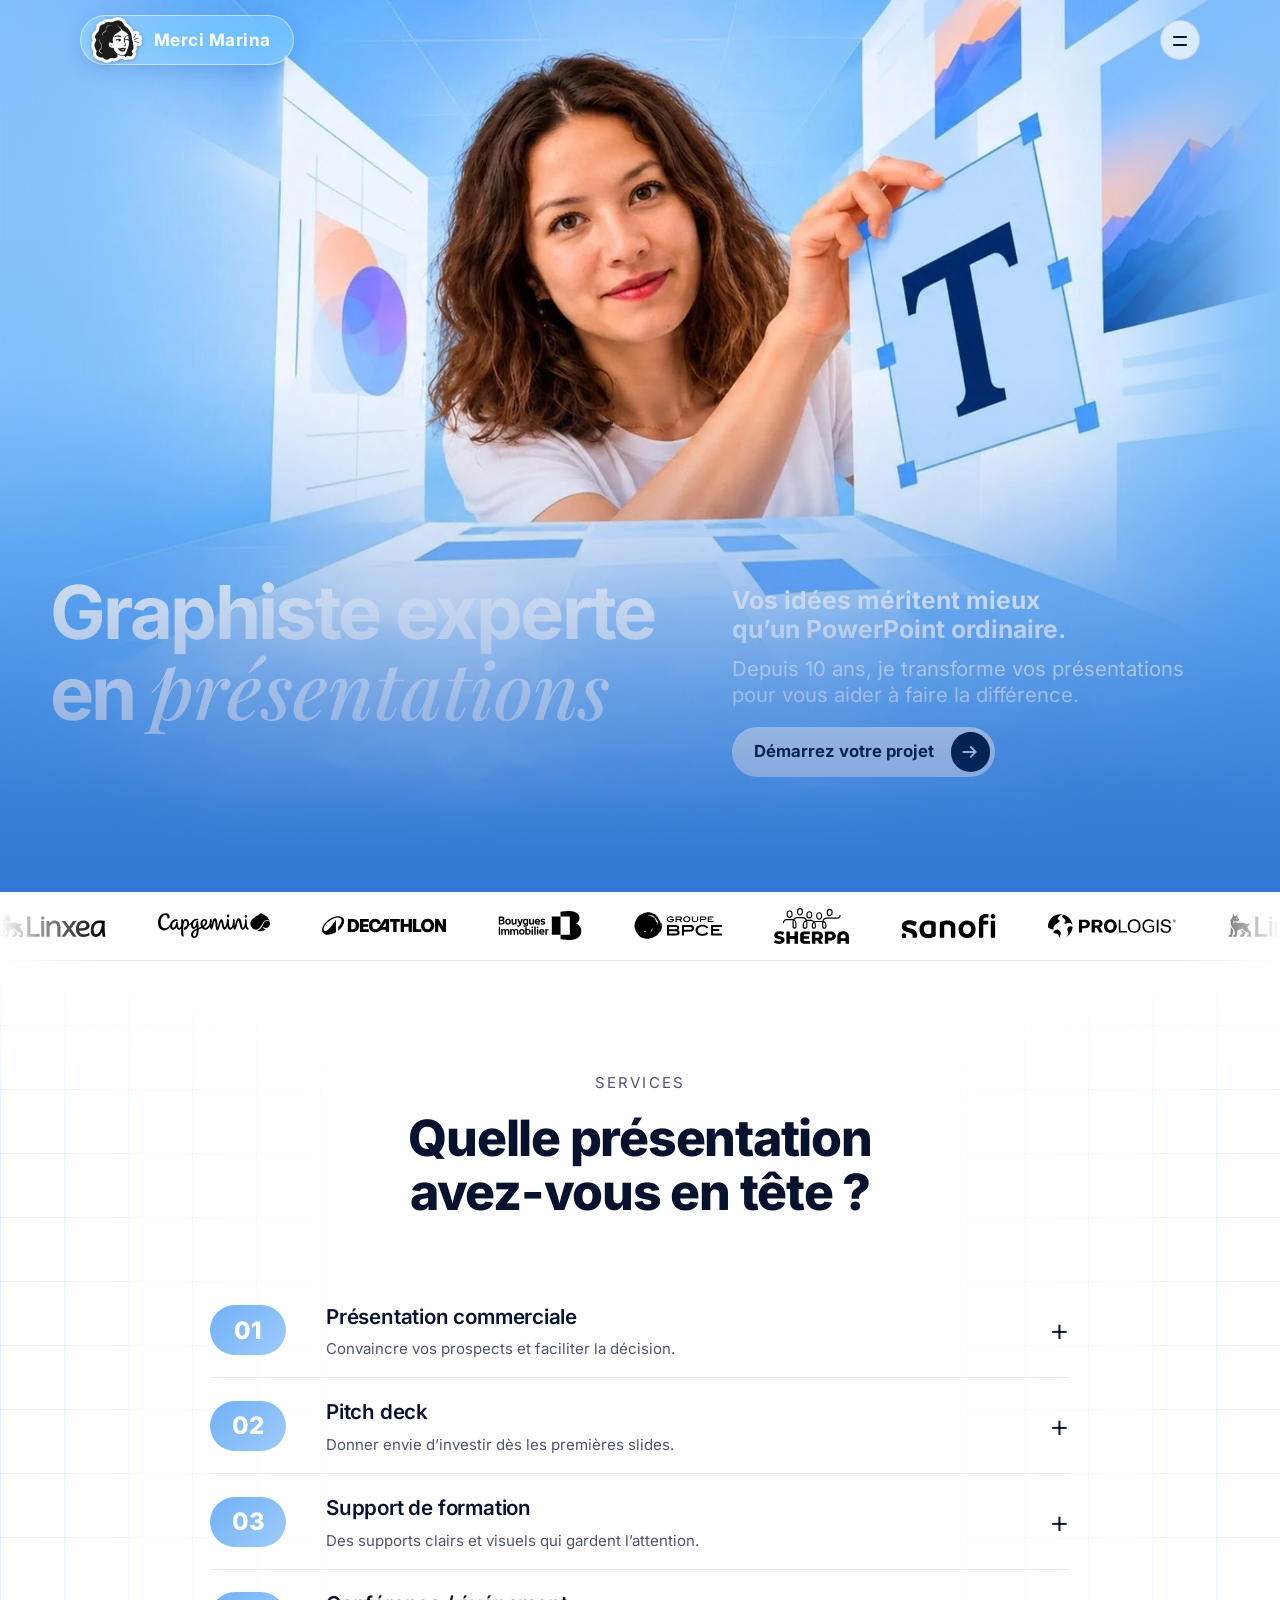
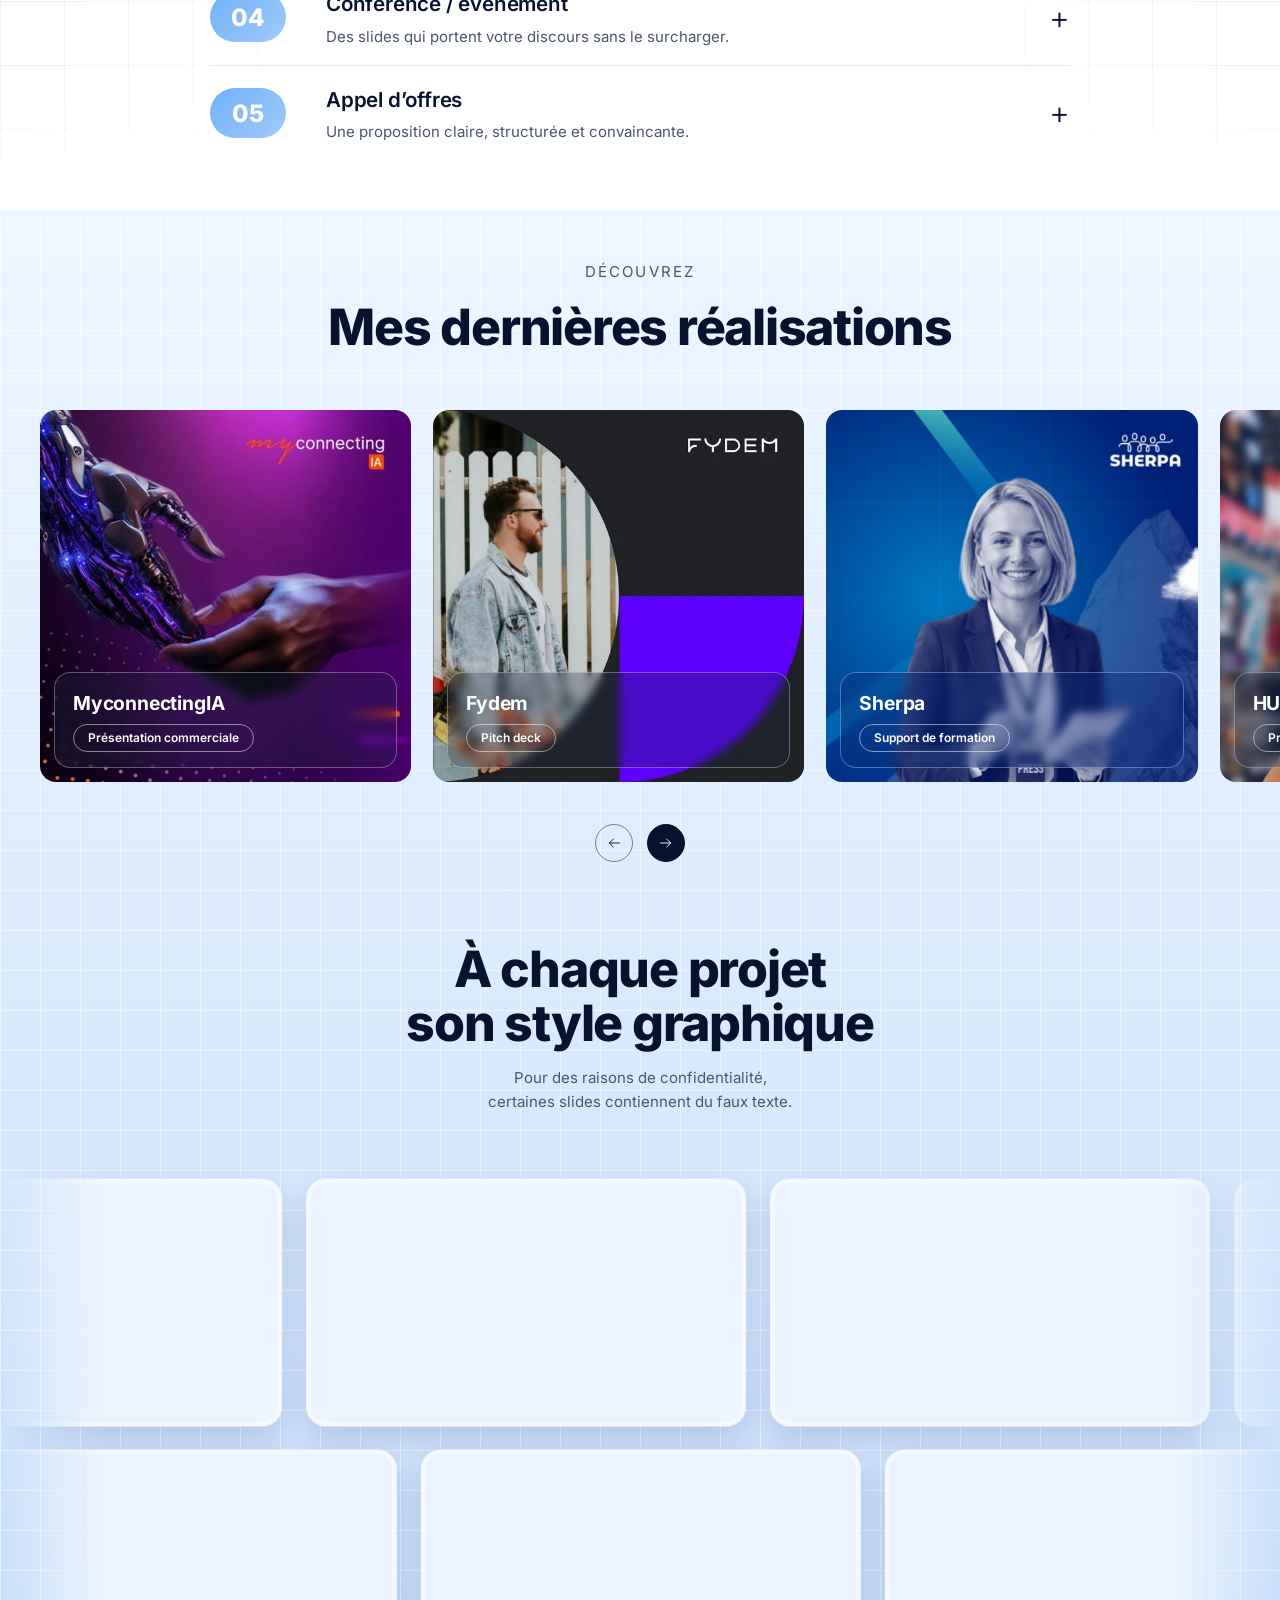
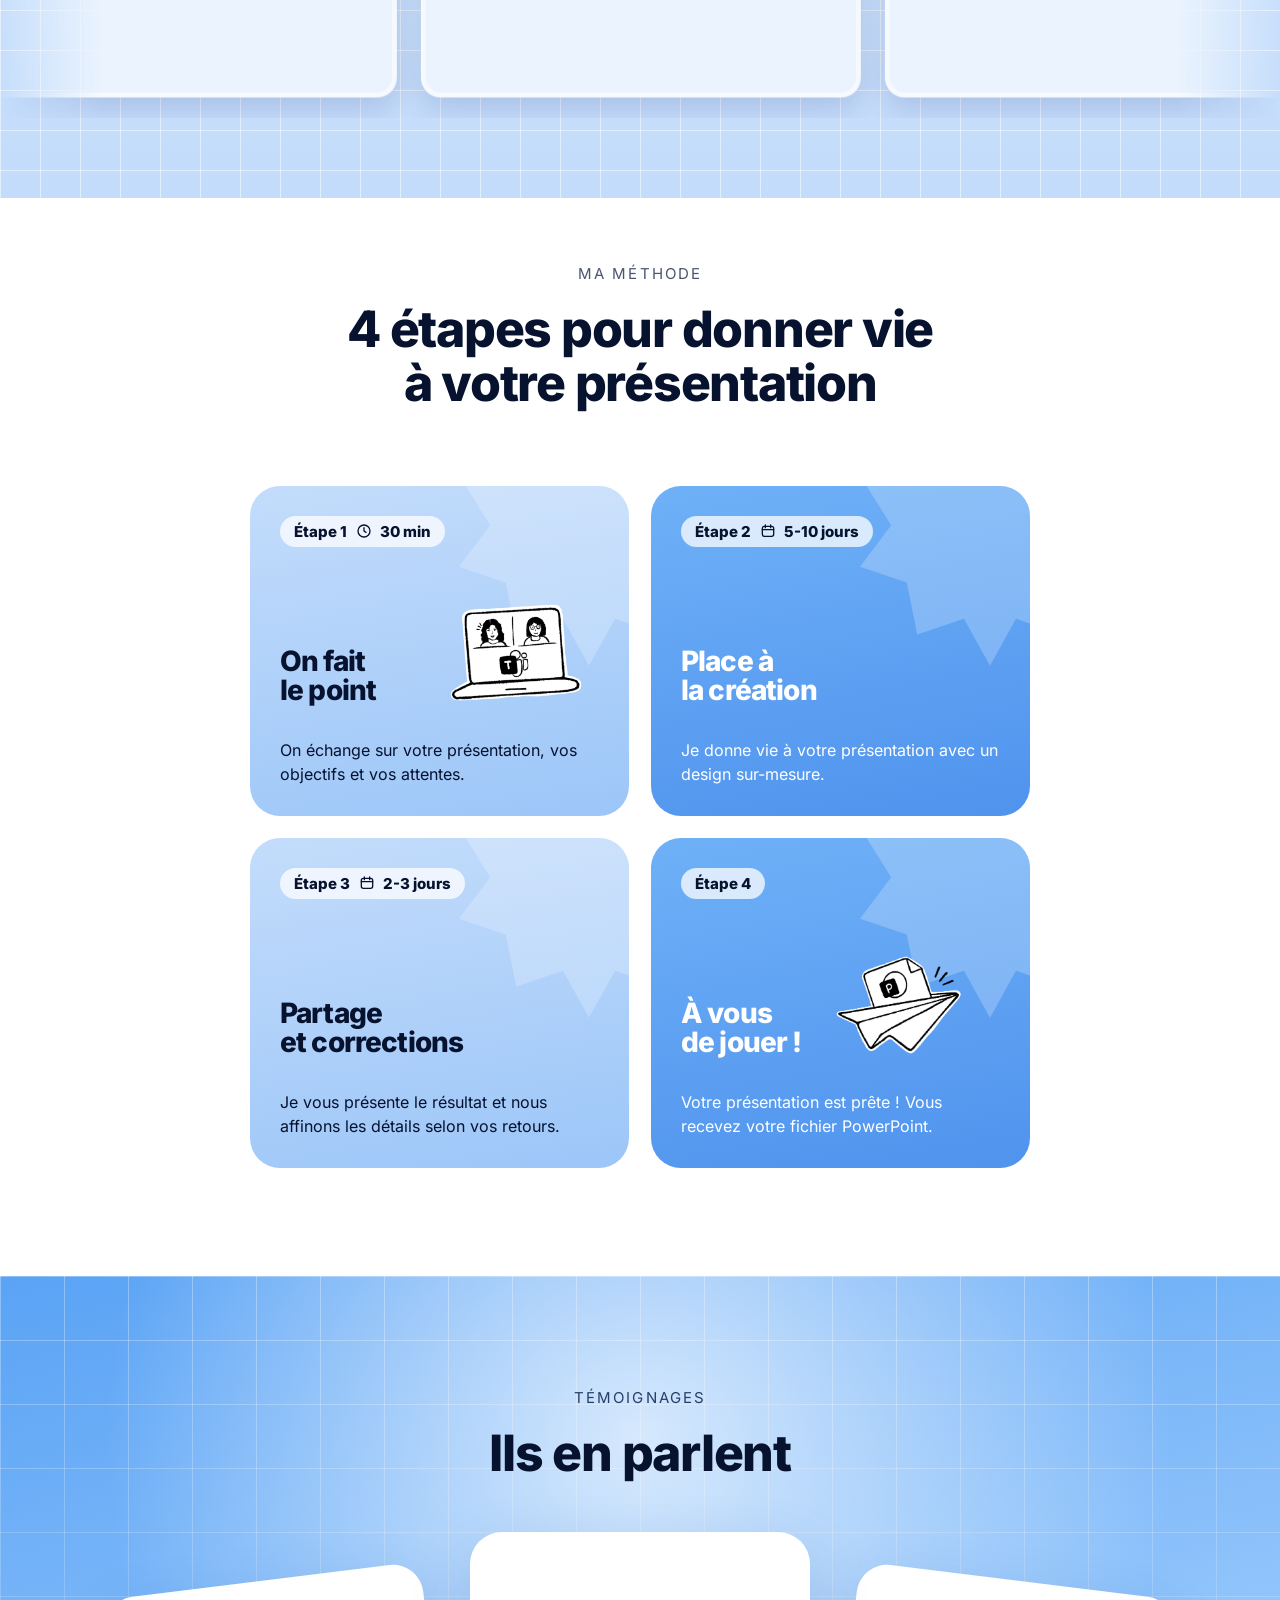
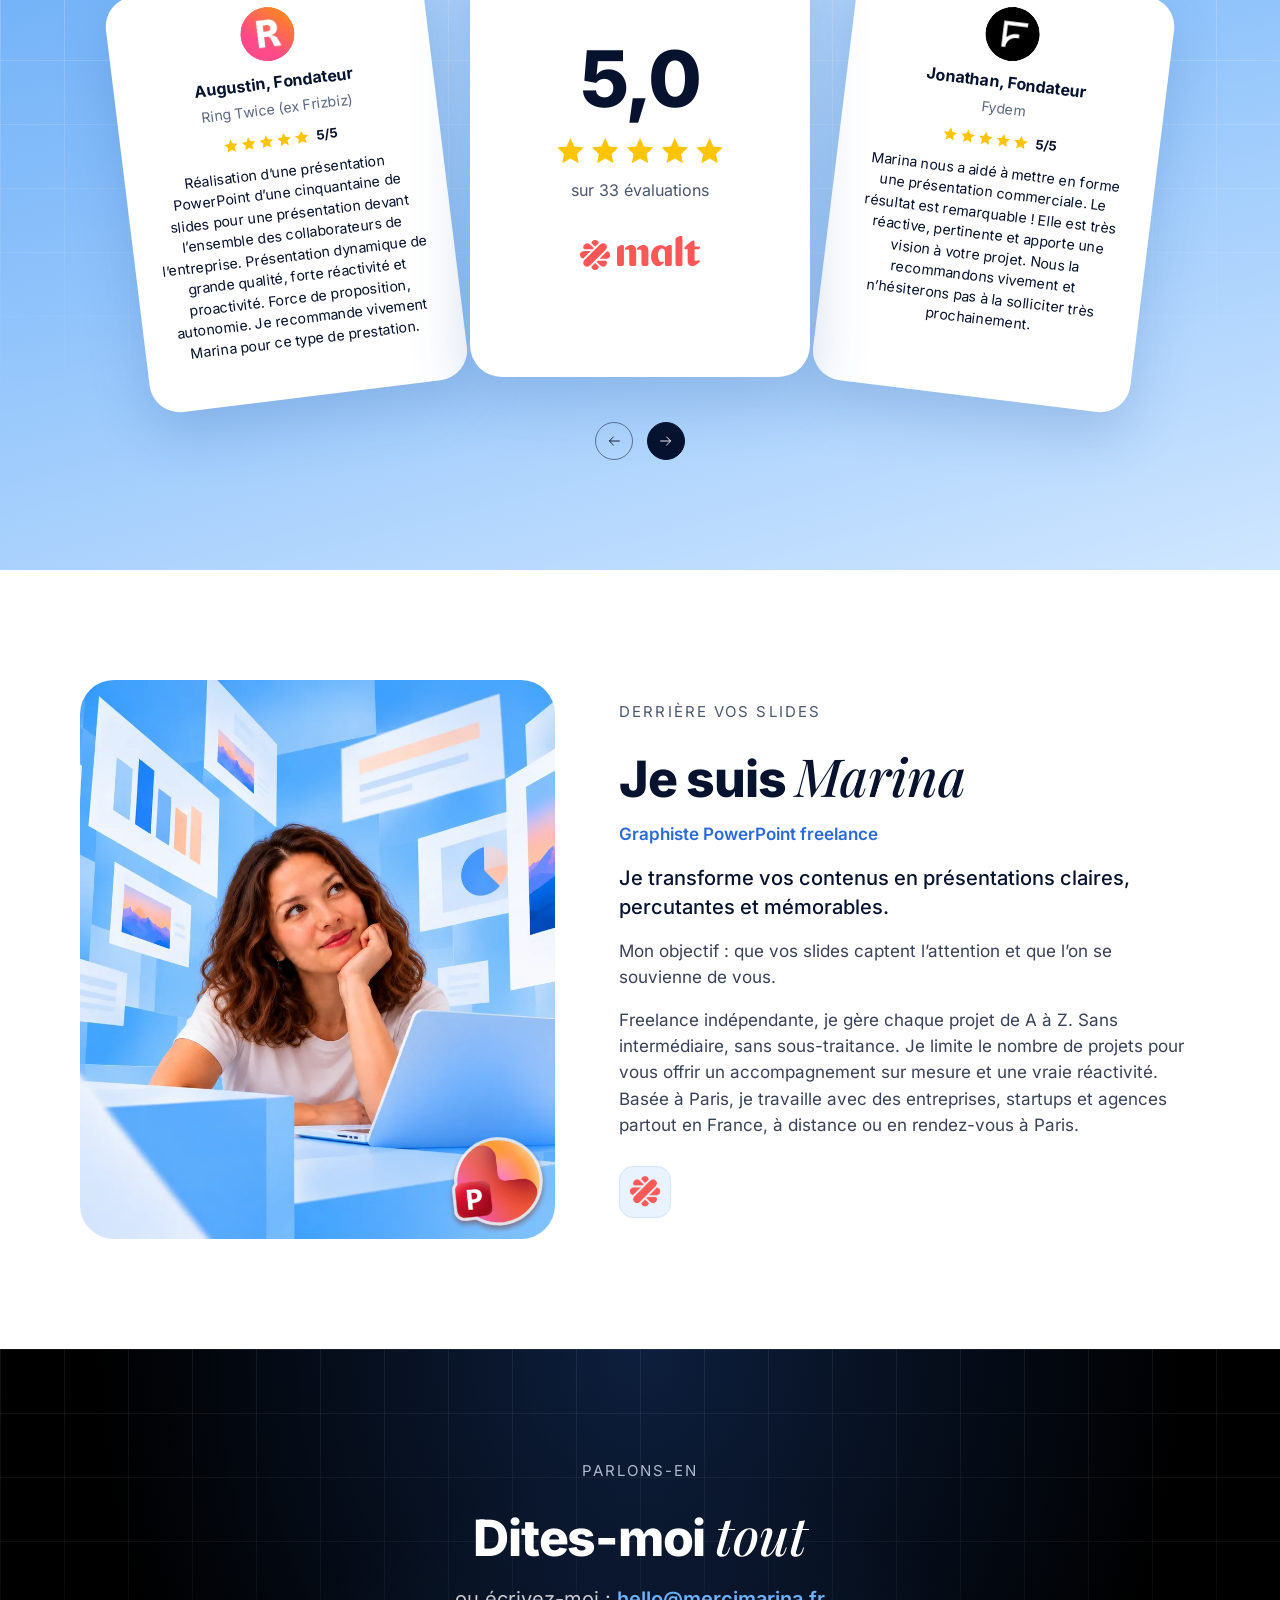
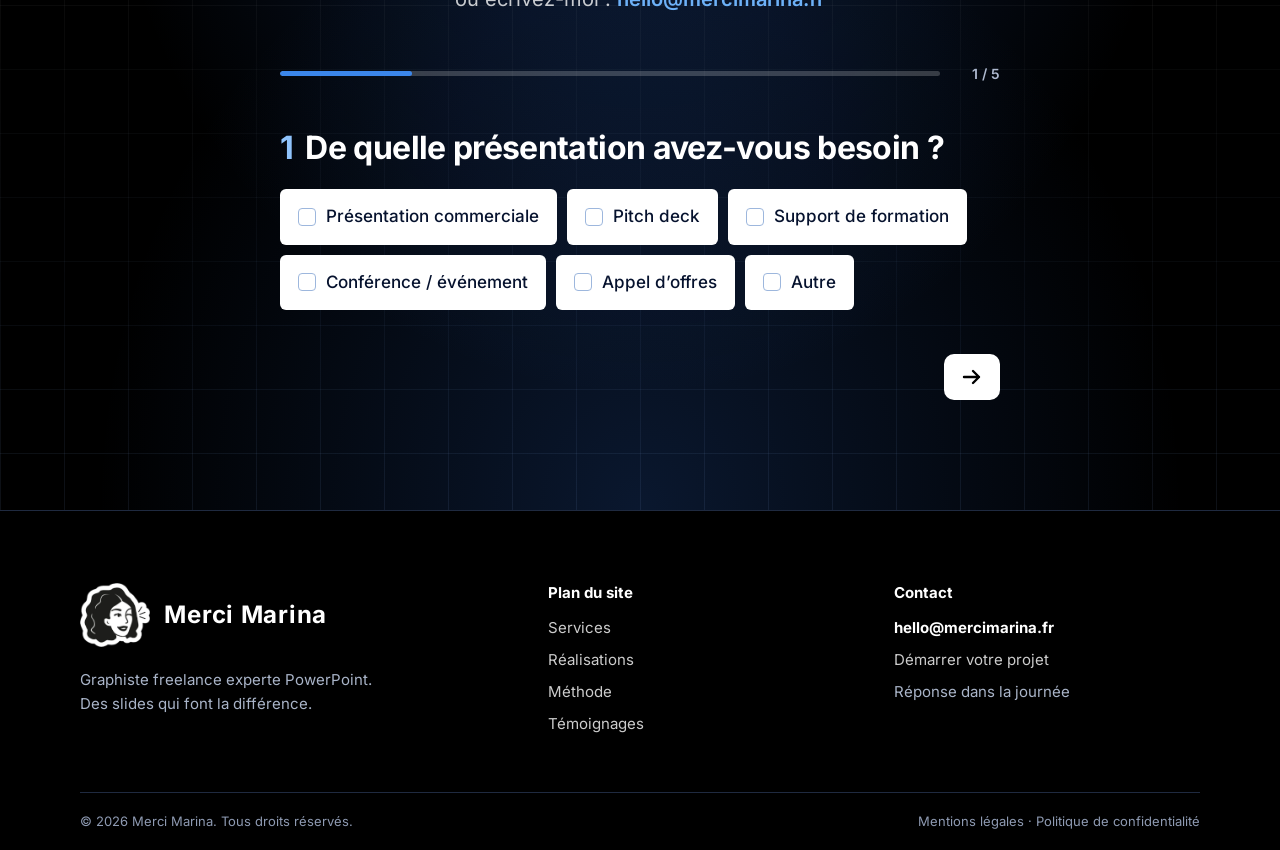
<file: index.html>
<!DOCTYPE html>
<html lang="fr">
<head>
<meta charset="utf-8">
<meta name="description" content="Graphiste freelance experte PowerPoint à Paris : présentations commerciales, pitch decks, supports de formation et appels d’offres sur mesure.">
<link rel="canonical" href="https://mercimarina.fr/">
<meta name="robots" content="index,follow,max-image-preview:large">
<meta name="theme-color" content="#6fb1f7">
<meta property="og:type" content="website"><meta property="og:locale" content="fr_FR"><meta property="og:site_name" content="Merci Marina">
<meta property="og:title" content="Graphiste PowerPoint freelance à Paris | Merci Marina"><meta property="og:description" content="Graphiste freelance experte PowerPoint à Paris : présentations commerciales, pitch decks, supports de formation et appels d’offres sur mesure."><meta property="og:url" content="https://mercimarina.fr/">
<meta property="og:image" content="https://mercimarina.fr/og-image.jpg"><meta property="og:image:width" content="1200"><meta property="og:image:height" content="630"><meta property="og:image:alt" content="Marina, graphiste PowerPoint freelance, entourée de slides">
<meta name="twitter:card" content="summary_large_image"><meta name="twitter:title" content="Graphiste PowerPoint freelance à Paris | Merci Marina"><meta name="twitter:description" content="Graphiste freelance experte PowerPoint à Paris : présentations commerciales, pitch decks, supports de formation et appels d’offres sur mesure."><meta name="twitter:image" content="https://mercimarina.fr/og-image.jpg">
<link rel="icon" type="image/png" href="favicon.png">
<link rel="apple-touch-icon" href="apple-touch-icon.png">
<meta name="viewport" content="width=device-width, initial-scale=1, viewport-fit=cover">
<title>Graphiste PowerPoint freelance à Paris | Merci Marina</title>
<link rel="preload" href="fonts/inter-latin-wght-normal.woff2" as="font" type="font/woff2" crossorigin>
<link rel="preload" href="fonts/playfair-display-latin-wght-italic.woff2" as="font" type="font/woff2" crossorigin>
<link rel="stylesheet" href="style.css?v=10">
<script type="application/ld+json">{"@context":"https://schema.org","@graph":[{"@type":"WebSite","@id":"https://mercimarina.fr/#website","url":"https://mercimarina.fr/","name":"Merci Marina","alternateName":["MerciMarina","mercimarina.fr"],"inLanguage":"fr-FR","publisher":{"@id":"https://mercimarina.fr/#entreprise"}},{"@type":"WebPage","@id":"https://mercimarina.fr/#page","url":"https://mercimarina.fr/","name":"Graphiste PowerPoint freelance à Paris | Merci Marina","description":"Graphiste freelance experte PowerPoint à Paris : présentations commerciales, pitch decks, supports de formation et appels d’offres sur mesure.","inLanguage":"fr-FR","isPartOf":{"@id":"https://mercimarina.fr/#website"},"about":{"@id":"https://mercimarina.fr/#entreprise"},"primaryImageOfPage":"https://mercimarina.fr/og-image.jpg"},{"@type":"Person","@id":"https://mercimarina.fr/#marina","name":"Marina","jobTitle":"Graphiste PowerPoint freelance","url":"https://mercimarina.fr/","worksFor":{"@id":"https://mercimarina.fr/#entreprise"},"address":{"@type":"PostalAddress","addressLocality":"Paris","addressCountry":"FR"},"knowsAbout":["Design de présentations","PowerPoint","Pitch deck","Présentation commerciale","Support de formation","Appel d’offres","Design graphique"],"sameAs":["https://www.malt.fr/profile/marinavu"]},{"@type":"ProfessionalService","@id":"https://mercimarina.fr/#entreprise","name":"Merci Marina","url":"https://mercimarina.fr/","image":"https://mercimarina.fr/og-image.jpg","email":"hello@mercimarina.fr","description":"Graphiste PowerPoint freelance : présentations commerciales, pitch decks, supports de formation, conférences et appels d’offres sur mesure.","founder":{"@id":"https://mercimarina.fr/#marina"},"address":{"@type":"PostalAddress","addressLocality":"Paris","addressCountry":"FR"},"areaServed":[{"@type":"City","name":"Paris"},{"@type":"Country","name":"France"}],"knowsLanguage":"fr","sameAs":["https://www.malt.fr/profile/marinavu"],"hasOfferCatalog":{"@type":"OfferCatalog","name":"Prestations de design PowerPoint","itemListElement":[{"@type":"Offer","itemOffered":{"@type":"Service","@id":"https://mercimarina.fr/#service-1","name":"Présentation commerciale","serviceType":"Présentation commerciale","description":"Convaincre vos prospects et faciliter la décision avec une présentation qui met en avant les points forts de votre offre.","provider":{"@id":"https://mercimarina.fr/#entreprise"},"areaServed":{"@type":"Country","name":"France"}}},{"@type":"Offer","itemOffered":{"@type":"Service","@id":"https://mercimarina.fr/#service-2","name":"Pitch deck","serviceType":"Pitch deck","description":"Donner envie d’investir dès les premières slides avec un pitch deck clair et soigné.","provider":{"@id":"https://mercimarina.fr/#entreprise"},"areaServed":{"@type":"Country","name":"France"}}},{"@type":"Offer","itemOffered":{"@type":"Service","@id":"https://mercimarina.fr/#service-3","name":"Support de formation","serviceType":"Support de formation","description":"Des supports clairs et visuels qui gardent l’attention, même avec des contenus denses.","provider":{"@id":"https://mercimarina.fr/#entreprise"},"areaServed":{"@type":"Country","name":"France"}}},{"@type":"Offer","itemOffered":{"@type":"Service","@id":"https://mercimarina.fr/#service-4","name":"Conférence et événement","serviceType":"Conférence et événement","description":"Des slides qui portent votre discours sans le surcharger.","provider":{"@id":"https://mercimarina.fr/#entreprise"},"areaServed":{"@type":"Country","name":"France"}}},{"@type":"Offer","itemOffered":{"@type":"Service","@id":"https://mercimarina.fr/#service-5","name":"Appel d’offres","serviceType":"Appel d’offres","description":"Une proposition claire, structurée et convaincante, avec des informations bien présentées, des schémas pour illustrer vos méthodologies et vos points forts mis en évidence. Pour vos dossiers comme pour vos soutenances orales.","provider":{"@id":"https://mercimarina.fr/#entreprise"},"areaServed":{"@type":"Country","name":"France"}}}]}}]}</script>
</head>
<body>
<svg width="0" height="0" style="position:absolute" aria-hidden="true">
 <symbol id="arr" viewBox="0 0 24 24"><path d="M4 12h15M13 6l6 6-6 6"/></symbol>
 <symbol id="stars" viewBox="0 0 124 22"><path d="M11 1.5l2.9 6.2 6.8.8-5 4.7 1.3 6.7L11 16.5 5 19.9l1.3-6.7-5-4.7 6.8-.8z"/><path transform="translate(25.5 0)" d="M11 1.5l2.9 6.2 6.8.8-5 4.7 1.3 6.7L11 16.5 5 19.9l1.3-6.7-5-4.7 6.8-.8z"/><path transform="translate(51 0)" d="M11 1.5l2.9 6.2 6.8.8-5 4.7 1.3 6.7L11 16.5 5 19.9l1.3-6.7-5-4.7 6.8-.8z"/><path transform="translate(76.5 0)" d="M11 1.5l2.9 6.2 6.8.8-5 4.7 1.3 6.7L11 16.5 5 19.9l1.3-6.7-5-4.7 6.8-.8z"/><path transform="translate(102 0)" d="M11 1.5l2.9 6.2 6.8.8-5 4.7 1.3 6.7L11 16.5 5 19.9l1.3-6.7-5-4.7 6.8-.8z"/></symbol>
</svg>

<header class="site"><div class="hbar">
 <a class="brand" href="#top" aria-label="Accueil"><img src="marina-graphiste-powerpoint-freelance-logo.webp" alt="Marina, graphiste PowerPoint freelance"><span>Merci Marina</span></a>
 <div class="hright"><a class="pill dark hcta" href="#contact">Contact</a><button class="burger" aria-label="Ouvrir le menu" aria-expanded="false" aria-controls="nav"><span></span><span></span></button></div>
 <nav id="nav" aria-label="Navigation principale"><a href="#services">Services</a><a href="#realisations">Réalisations</a><a href="#methode">Méthode</a><a href="#temoignages">Témoignages</a></nav>
</div></header>

<main id="top">
<!-- 1 · Hero -->
<section class="hero"><div class="wrap">
 <div class="herobox"><img src="marina-header-presentation-designer.webp" alt="Marina, graphiste PowerPoint freelance, entourée de slides" fetchpriority="high" width="1800" height="1192">
  <div class="htxt"><h1>Graphiste experte <br>en <i>présentations</i></h1>
  <div class="hr"><p><strong><span>Vos idées méritent mieux</span> <span>qu’un PowerPoint ordinaire.</span></strong>Depuis 10 ans, je transforme vos présentations<br class="d"> pour vous aider à faire la différence.</p><a class="pill" href="#contact">Démarrez votre projet</a></div>
  </div></div>
</div></section>

<!-- 2 · Logos clients -->
<section class="logos"><div class="track" aria-hidden="true"><div class="rail" id="rail"></div></div><p class="sr-only">Ils m’ont fait confiance : Sanofi, Prologis, Linxea, Capgemini, Decathlon, Bouygues Immobilier, BPCE, Sherpa, HUH, Ring Twice, TheraPanacea, Sun’R, AliraHealth, Koena, Myconnecting, Stam Europe, Entourage.</p></section>

<!-- 3 · Services -->
<section id="services"><div class="wrap">
 <p class="kicker">Services</p>
 <h2 class="title">Quelle présentation<br>avez-vous en tête ?</h2>
 <div class="list" id="list">
  <div class="item"><button aria-expanded="false"><span class="num">01</span><span class="tt"><b>Présentation commerciale</b><small>Convaincre vos prospects <br class="m">et faciliter la décision.</small></span><span class="plus">+</span></button><div class="body"><div><div class="in"><p class="ld"><strong>Convaincre vos prospects et faciliter la décision avec une présentation qui met en avant les points forts de votre offre.</strong></p><p>Un PowerPoint professionnel, à votre image, facile à utiliser et à actualiser.</p><p class="reco">Vous vous reconnaissez ?</p><blockquote>J’ai une présentation PowerPoint de 25 slides que j’utilise en rendez-vous client. Le contenu est bon, mais visuellement, ça fait très amateur. J’aimerais quelque chose de plus pro, qui donne confiance.</blockquote><blockquote>Notre présentation commerciale est vieillissante et ne reflète plus notre identité. J’ai besoin de la moderniser pour qu’elle soit attractive et facile à mettre à jour.</blockquote><a class="pill soft" href="#contact" data-svc="Présentation commerciale">Boostons votre présentation</a></div></div></div></div>
  <div class="item"><button aria-expanded="false"><span class="num">02</span><span class="tt"><b>Pitch deck</b><small>Donner envie d’investir <br class="m">dès les premières slides.</small></span><span class="plus">+</span></button><div class="body"><div><div class="in"><p class="ld"><strong>Donner envie d’investir dès les premières slides avec un pitch deck clair et soigné.</strong></p><p>Des chiffres clés bien visibles, des graphiques lisibles et un design adapté à votre projet.</p><p class="reco">Vous vous reconnaissez ?</p><blockquote>J’ai tous mes chiffres et mon argumentaire, mais je ne sais pas comment les mettre en valeur. J’ai utilisé un template mais dès que j’y ajoute mes propres infos, le résultat est brouillon. J’ai besoin d’un pitch deck clair, professionnel et percutant, à la hauteur du travail engagé.</blockquote><blockquote>Je prépare une levée de fonds mais mon pitch deck manque d’impact visuel. J’aimerais un rendu vraiment pro qui crée l’effet WOW.</blockquote><a class="pill soft" href="#contact" data-svc="Pitch deck">Parlons de votre pitch</a></div></div></div></div>
  <div class="item"><button aria-expanded="false"><span class="num">03</span><span class="tt"><b>Support de formation</b><small>Des supports clairs et visuels <br class="m">qui gardent l’attention.</small></span><span class="plus">+</span></button><div class="body"><div><div class="in"><p class="ld"><strong>Des supports clairs et visuels qui gardent l’attention, même avec des contenus denses.</strong></p><p>Je transforme vos PowerPoint de formation avec des schémas, des repères visuels et une mise en page plus agréable à suivre.</p><p class="reco">Vous vous reconnaissez ?</p><blockquote>On utilise les mêmes PowerPoint de formation depuis des années. Chaque formateur a ajouté ses propres slides et aujourd’hui, il n’y a plus vraiment de cohérence. On aurait besoin de remettre tout ça au propre et de moderniser l’ensemble.</blockquote><blockquote>Mes formations sont riches en contenu, mais mes slides sont trop chargées et les participants décrochent rapidement. J’ai besoin de supports plus visuels et dynamiques pour maintenir leur attention et rendre l’expérience plus agréable.</blockquote><a class="pill soft" href="#contact" data-svc="Support de formation">Dynamisons vos formations</a></div></div></div></div>
  <div class="item"><button aria-expanded="false"><span class="num">04</span><span class="tt"><b>Conférence / événement</b><small>Des slides qui portent votre <br class="m">discours sans le surcharger.</small></span><span class="plus">+</span></button><div class="body"><div><div class="in"><p class="ld"><strong>Des slides qui portent votre discours sans le surcharger.</strong></p><p>Des visuels grand format, une mise en page épurée et des informations faciles à lire, même au fond de la salle.</p><p class="reco">Vous vous reconnaissez ?</p><blockquote>Je dois intervenir lors d’une conférence devant 300 personnes. Mon discours est prêt, mais mes slides sont trop chargées. J’aimerais quelque chose de beaucoup plus visuel, qui accompagne mon intervention sans surcharger l’écran.</blockquote><blockquote>Nous organisons un séminaire et plusieurs intervenants vont prendre la parole. J’ai besoin d’harmoniser la présentation pour garantir une identité visuelle cohérente et un rendu à la hauteur de notre événement.</blockquote><a class="pill soft" href="#contact" data-svc="Conférence / événement">Marquons les esprits</a></div></div></div></div>
  <div class="item"><button aria-expanded="false"><span class="num">05</span><span class="tt"><b>Appel d’offres</b><small>Une proposition claire, <br class="m">structurée et convaincante.</small></span><span class="plus">+</span></button><div class="body"><div><div class="in"><p><strong>Une proposition claire, structurée et convaincante,</strong> avec des informations bien présentées, des schémas pour illustrer vos méthodologies et vos points forts mis en évidence. Pour vos dossiers comme pour vos soutenances orales.</p><p class="reco">Vous vous reconnaissez ?</p><blockquote>On doit remettre notre réponse à un appel d’offres dans quelques jours. Sur le fond, tout est là, mais le document fait des dizaines de pages et c’est assez indigeste. On aimerait une mise en page plus soignée, avec des schémas et des visuels pour faire ressortir nos points forts.</blockquote><blockquote>Nous avons été présélectionnés pour un appel d’offres stratégique et devons défendre notre proposition à l’oral. Nous maîtrisons notre sujet, mais nous avons besoin de slides qui vont droit au but et qui montrent clairement pourquoi notre proposition est la bonne.</blockquote><a class="pill soft" href="#contact" data-svc="Appel d’offres">Valorisons votre proposition</a></div></div></div></div>
 </div>
</div></section>

<div class="band">
<!-- 5 · Réalisations -->
<section id="realisations">
 <div class="wrap"><p class="kicker">Découvrez</p><h2 class="title">Mes dernières réalisations</h2></div>
 <div class="wks"> 
  <a class="wk k-myc" href="realisation-myconnectingia.html"><span class="fl"><span class="fi"><img class="f" alt="MyconnectingIA" src="myconnectingia-presentation.webp" loading="lazy" decoding="async"><img class="b" alt="" src="myconnectingia-exemple-presentation.webp" loading="lazy" decoding="async"><span class="glass"><h3>MyconnectingIA</h3><span class="tag">Présentation commerciale</span></span></span></span></a>
  <a class="wk k-fyd" href="realisation-fydem.html"><span class="fl"><span class="fi"><img class="f" alt="Fydem" src="fydem-presentation.webp" loading="lazy" decoding="async"><img class="b" alt="" src="fydem-exemple-presentation.webp" loading="lazy" decoding="async"><span class="glass"><h3>Fydem</h3><span class="tag">Pitch deck</span></span></span></span></a>
  <a class="wk k-she" href="realisation-sherpa.html"><span class="fl"><span class="fi"><img class="f" alt="Sherpa" src="sherpa-presentation.webp" loading="lazy" decoding="async"><img class="b" alt="" src="sherpa-exemple-presentation.webp" loading="lazy" decoding="async"><span class="glass"><h3>Sherpa</h3><span class="tag">Support de formation</span></span></span></span></a>
  <!-- Entourage : masqué pour l’instant, retirer ce commentaire pour le réactiver
  <a class="wk k-ent" href="#"><span class="fl"><span class="fi"><img class="f" alt="Entourage" src="entourage-presentation.webp" loading="lazy" decoding="async"><img class="b" alt="" src="entourage-exemple-presentation.webp" loading="lazy" decoding="async"><span class="glass"><h3>Entourage</h3><span class="tag">Présentation donateurs</span></span></span></span></a>
  -->
  <a class="wk k-huh" href="realisation-huh-school.html"><span class="fl"><span class="fi"><img class="f" alt="HUH? School" src="huh-school-presentation.webp" loading="lazy" decoding="async"><img class="b" alt="" src="huh-school-exemple-presentation.webp" loading="lazy" decoding="async"><span class="glass"><h3>HUH? School</h3><span class="tag">Présentation commerciale</span></span></span></span></a>
 </div>
 <div class="wnav"><button class="arrow prev" aria-label="Réalisations précédentes"><svg viewBox="0 0 24 24" aria-hidden="true"><use href="#arr"/></svg></button><button class="arrow next" aria-label="Réalisations suivantes"><svg viewBox="0 0 24 24" aria-hidden="true"><use href="#arr"/></svg></button></div>
</section>

<!-- 4 · Carrousel « style graphique » : dans le même bandeau que les réalisations -->
<section class="sg" aria-labelledby="sg-t">
 <div class="wrap sg-head"><h2 class="title" id="sg-t">À chaque projet<br>son style graphique</h2><p class="sg-note">Pour des raisons de confidentialité, certaines slides contiennent du faux texte.</p></div>
 <div class="sg-stage" id="sg-stage" role="img" aria-label="Mosaïque animée de slides réalisées pour Fydem, HUH? School, MyconnectingIA, Sherpa et Entourage"><div class="sg-plane" id="sg-plane"></div></div>
</section>

</div>

<!-- 6 · Méthode -->
<section class="method" id="methode"><div class="wrap">
 <p class="kicker">Ma méthode</p>
 <h2 class="title">4 étapes pour donner vie <br>à votre présentation</h2>
</div>
<div class="steps" tabindex="0" role="region" aria-label="Les 4 étapes de la méthode">
 <article class="step"><span class="n">Étape 1<svg viewBox="0 0 24 24" aria-hidden="true"><circle cx="12" cy="12" r="9"/><path d="M12 7v5l3 2"/></svg>30 min</span><div class="ttl"><h3>On fait <span class="lt">le point</span></h3><img class="ill" alt="Visioconférence : Marina fait le point avec vous" src="visioconference-brief-ppt.webp" loading="lazy" decoding="async"></div><p>On échange sur votre présentation, vos objectifs et vos attentes.</p></article><span class="flow" aria-hidden="true"><i><svg viewBox="0 0 24 24"><use href="#arr"/></svg></i></span>
 <article class="step"><span class="n">Étape 2<svg viewBox="0 0 24 24" aria-hidden="true"><rect x="3.5" y="5" width="17" height="15" rx="3"/><path d="M3.5 10h17M8 3v4M16 3v4"/></svg>5-10 jours</span><div class="ttl"><h3>Place à <span class="lt">la création</span></h3><img class="ill" alt="Création de votre présentation sur PowerPoint" src="creation-de-votre-presentation-sur-powerpoint.webp" loading="lazy" decoding="async"></div><p>Je donne vie à votre présentation avec un design sur-mesure.</p></article><span class="flow" aria-hidden="true"><i><svg viewBox="0 0 24 24"><use href="#arr"/></svg></i></span>
 <article class="step"><span class="n">Étape 3<svg viewBox="0 0 24 24" aria-hidden="true"><rect x="3.5" y="5" width="17" height="15" rx="3"/><path d="M3.5 10h17M8 3v4M16 3v4"/></svg>2-3 jours</span><div class="ttl"><h3>Partage <span class="lt">et corrections</span></h3><img class="ill" alt="Livrable PowerPoint" src="livrable-powerpoint.webp" loading="lazy" decoding="async"></div><p>Je vous présente le résultat et nous affinons les détails selon vos retours.</p></article><span class="flow" aria-hidden="true"><i><svg viewBox="0 0 24 24"><use href="#arr"/></svg></i></span>
 <article class="step"><span class="n">Étape 4</span><div class="ttl"><h3>À vous <span class="lt">de jouer !</span></h3><img class="ill" alt="Présentation PowerPoint prête à l’emploi" src="presentation-powerpoint-prete-a-lemploi.webp" loading="lazy" decoding="async"></div><p>Votre présentation est prête ! Vous recevez votre fichier PowerPoint.</p></article>
</div>
<div class="snav"><button class="arrow prev" aria-label="Étapes précédentes"><svg viewBox="0 0 24 24" aria-hidden="true"><use href="#arr"/></svg></button><button class="arrow next" aria-label="Étapes suivantes"><svg viewBox="0 0 24 24" aria-hidden="true"><use href="#arr"/></svg></button></div>
</section>

<!-- 8 · Témoignages -->
<section id="temoignages"><div class="wrap">
 <p class="kicker">Témoignages</p><h2 class="title">Ils en parlent</h2>
 <div class="tcar">
  <article class="tc"><div class="av pic"><img src="avatar-temoignage-1.webp" alt="" width="58" height="58" loading="lazy" decoding="async"></div><p class="nm">Augustin, Fondateur</p><p class="co">Ring Twice (ex Frizbiz)</p><div class="rt" role="img" aria-label="5 étoiles sur 5"><svg viewBox="0 0 124 22" aria-hidden="true"><use href="#stars"/></svg><b>5/5</b></div><p class="tq">Réalisation d’une présentation PowerPoint d’une cinquantaine de slides pour une présentation devant l’ensemble des collaborateurs de l’entreprise. Présentation dynamique de grande qualité, forte réactivité et proactivité. Force de proposition, autonomie. Je recommande vivement Marina pour ce type de prestation.</p></article>
  <article class="tc malt"><a class="mlink" href="https://www.malt.fr/profile/marinavu" target="_blank" rel="noopener" aria-label="Voir mon profil Malt : 5,0 sur 33 évaluations"><p class="mscore">5,0</p><div class="mstars" role="img" aria-label="5 étoiles sur 5"><svg viewBox="0 0 124 22" aria-hidden="true"><use href="#stars"/></svg></div><p class="mcount">sur 33 évaluations</p><img class="mlogo" src="malt.svg" alt="Malt" width="120" height="34" loading="lazy" decoding="async"></a></article>
  <article class="tc"><div class="av pic"><img src="avatar-temoignage-2.webp" alt="" width="58" height="58" loading="lazy" decoding="async"></div><p class="nm">Jonathan, Fondateur</p><p class="co">Fydem</p><div class="rt" role="img" aria-label="5 étoiles sur 5"><svg viewBox="0 0 124 22" aria-hidden="true"><use href="#stars"/></svg><b>5/5</b></div><p class="tq">Marina nous a aidé à mettre en forme une présentation commerciale. Le résultat est remarquable ! Elle est très réactive, pertinente et apporte une vision à votre projet. Nous la recommandons vivement et n’hésiterons pas à la solliciter très prochainement.</p></article>
  <article class="tc"><div class="av pic"><img src="avatar-temoignage-3.webp" alt="" width="58" height="58" loading="lazy" decoding="async"></div><p class="nm">Catherine, CTO</p><p class="co">TheraPanacea</p><div class="rt" role="img" aria-label="5 étoiles sur 5"><svg viewBox="0 0 124 22" aria-hidden="true"><use href="#stars"/></svg><b>5/5</b></div><p class="tq">Marina a très bien compris notre attente et la philosophie de la présentation que nous souhaitions, elle a proposé spontanément des idées qui amélioraient notre projet initial. Le travail réalisé nous convient parfaitement et a été livré dans les temps malgré des délais courts ! Je recommande sans hésitation !</p></article>
    <article class="tc"><div class="av pic"><img src="avatar-temoignage-4.webp" alt="" width="58" height="58" loading="lazy" decoding="async"></div><p class="nm">Jean Michel, Associé</p><p class="co">Sherpa</p><div class="rt" role="img" aria-label="5 étoiles sur 5"><svg viewBox="0 0 124 22" aria-hidden="true"><use href="#stars"/></svg><b>5/5</b></div><p class="tq">Marina est capable de travailler en parfaite autonomie, elle tient les délais et il n’y a jamais de mauvaise surprise ni sur la qualité ni sur le volume. Merci. Je recommande vivement.</p></article>
  <article class="tc"><div class="av pic"><img src="avatar-temoignage-5.webp" alt="" width="58" height="58" loading="lazy" decoding="async"></div><p class="nm">Nicolas, Fondateur</p><p class="co">HUH</p><div class="rt" role="img" aria-label="5 étoiles sur 5"><svg viewBox="0 0 124 22" aria-hidden="true"><use href="#stars"/></svg><b>5/5</b></div><p class="tq">Très bonne communication avec Marina, qui s’est montrée indépendante sur le projet. Un simple brief et Marina a délivré un résultat bien au-dessus de nos attentes. On retravaillera ensemble, c’est certain.</p></article>
 </div>
 <div class="tnav"><div class="tbs"><button class="tb prev" aria-label="Témoignage précédent"><svg viewBox="0 0 24 24" aria-hidden="true"><use href="#arr"/></svg></button><button class="tb next" aria-label="Témoignage suivant"><svg viewBox="0 0 24 24" aria-hidden="true"><use href="#arr"/></svg></button></div></div>
</div></section>

<!-- 7 · À propos -->
<section class="about" id="apropos"><div class="wrap">
 <div class="portrait"><img class="pbadge" alt="" aria-hidden="true" src="pbadge.webp" loading="lazy" decoding="async"><img alt="Marina, graphiste PowerPoint freelance" src="marina-graphiste-powerpoint-freelance.webp" loading="lazy" decoding="async"></div>
 <div>
  <p class="kicker">Derrière vos slides</p>
  <h2 class="title">Je suis <i>Marina</i></h2>
  <h3 class="sub">Graphiste PowerPoint freelance</h3>
  <p class="lead">Je transforme vos contenus en présentations claires, percutantes et mémorables.</p>
  <p>Mon objectif : que vos slides captent l’attention et que l’on se souvienne de vous.</p>
  <p>Freelance indépendante, je gère chaque projet de A à Z. Sans intermédiaire, sans sous-traitance. Je limite le nombre de projets pour vous offrir un accompagnement sur mesure et une vraie réactivité. Basée à Paris, je travaille avec des entreprises, startups et agences partout en France, à distance ou en rendez-vous à Paris.</p>
  <div class="links"><a class="soc" hidden href="#" target="_blank" rel="noopener" aria-label="Profil LinkedIn de Marina (s’ouvre dans un nouvel onglet)"><svg viewBox="0 0 24 24" aria-hidden="true"><path fill="#0a66c2" d="M20.45 20.45h-3.56v-5.57c0-1.33-.03-3.04-1.85-3.04-1.86 0-2.14 1.45-2.14 2.94v5.67H9.34V9h3.41v1.56h.05c.48-.9 1.64-1.85 3.37-1.85 3.6 0 4.27 2.37 4.27 5.46v6.28zM5.34 7.43a2.06 2.06 0 1 1 0-4.12 2.06 2.06 0 0 1 0 4.12zM7.12 20.45H3.56V9h3.56v11.45z"/></svg></a><a class="soc" href="https://www.malt.fr/profile/marinavu" target="_blank" rel="noopener" aria-label="Profil Malt de Marina (s’ouvre dans un nouvel onglet)"><img alt="" src="malt-icone.webp" loading="lazy" decoding="async"></a></div>
 </div>
</div></section>

<!-- 9 · Contact -->
<section id="contact"><div class="wrap">
 <p class="kicker">Parlons-en</p><h2 class="title">Dites-moi <i>tout</i></h2>
 <p class="cmail">ou écrivez-moi : <a href="mailto:hello@mercimarina.fr">hello@mercimarina.fr</a></p>
 <form class="tf" id="tf" action="https://formspree.io/f/mvkkbrel" method="POST" novalidate>
  <input type="hidden" name="_subject" value="Nouvelle demande depuis mercimarina.fr"><input type="text" name="_gotcha" tabindex="-1" autocomplete="off" aria-hidden="true" style="position:absolute;left:-9999px;opacity:0;height:0;width:0">
  <div class="prog"><div class="bar"><i></i></div><span class="cnt">1 / 6</span></div>
  <div class="st on" role="group" aria-labelledby="q1"><p class="qn" id="q1"><em>1</em>De quelle présentation <br class="m">avez-vous besoin ?</p>
   <div class="opts"><label class="opt"><input type="checkbox" name="svc" value="Présentation commerciale"><span>Présentation commerciale</span></label><label class="opt"><input type="checkbox" name="svc" value="Pitch deck"><span>Pitch deck</span></label><label class="opt"><input type="checkbox" name="svc" value="Support de formation"><span>Support de formation</span></label><label class="opt"><input type="checkbox" name="svc" value="Conférence / événement"><span>Conférence / événement</span></label><label class="opt"><input type="checkbox" name="svc" value="Appel d’offres"><span>Appel d’offres</span></label><label class="opt"><input type="checkbox" id="oth" name="svc" value="Autre"><span>Autre</span></label></div>
   <input id="othtxt" name="besoin_autre" type="text" placeholder="Précisez votre besoin…" aria-label="Autre besoin" hidden></div>
  <div class="st"><label class="qn" for="ctx"><em>2</em>Parlez-moi de votre projet</label><textarea id="ctx" name="projet" placeholder="Contexte de la présentation et informations utiles à me communiquer…"></textarea><a class="wt" href="https://wetransfer.com/?to=hello@mercimarina.fr" target="_blank" rel="noopener noreferrer"><span>Envoi de votre présentation via WeTransfer</span><small>(optionnel)</small><svg viewBox="0 0 24 24" aria-hidden="true" width="16" height="16" fill="none" stroke="currentColor" stroke-width="2.2" stroke-linecap="round" stroke-linejoin="round"><path d="M7 17L17 7M8 7h9v9"/></svg></a></div>
  <div class="st"><label class="qn" for="dt"><em>3</em>Votre deadline</label><input id="dt" name="deadline" type="date"></div>
  <div class="st"><label class="qn" for="nm"><em>4</em>Votre prénom et nom</label><input id="nm" name="nom" type="text" autocomplete="name" placeholder="Prénom Nom"></div>
  <div class="st"><label class="qn" for="em"><em>5</em>Votre e-mail</label><p class="opt-note">Obligatoire *</p><input id="em" name="email" type="email" required autocomplete="email" placeholder="Où puis-je vous répondre ?"></div>
  <p class="err" role="alert"></p>
  <div class="tfnav"><button type="button" class="back" hidden>← Retour</button><button type="button" class="pill nx icon" aria-label="Suivant"><span></span></button></div>
  <div class="thanks" role="status"><p class="qn">Merci, votre message est bien parti !</p><p>Je reviens vers vous très vite.</p></div>
 </form>
</div></section>
</main>

<footer>
 <div class="wrap ft"><div><a class="flogo" href="#top" aria-label="Accueil"><img src="marina-graphiste-powerpoint-freelance-logo.webp" alt=""><span>Merci Marina</span></a><p>Graphiste freelance experte PowerPoint.<br>Des slides qui font la différence.</p></div>
 <div><h3>Plan du site</h3><ul><li><a href="#services">Services</a></li><li><a href="#realisations">Réalisations</a></li><li><a href="#methode">Méthode</a></li><li><a href="#temoignages">Témoignages</a></li></ul></div>
 <div><h3>Contact</h3><ul><li><a class="mail" href="mailto:hello@mercimarina.fr">hello@mercimarina.fr</a></li><li><a href="#contact">Démarrer votre projet</a></li><li>Réponse dans la journée</li></ul></div></div>
 <div class="wrap fb"><span>© 2026 Merci Marina. Tous droits réservés.</span><span><a href="mentions-legales.html">Mentions légales</a> · <a href="politique-confidentialite.html">Politique de confidentialité</a></span></div>
</footer>

<script src="script.js?v=10" defer></script>
</body>
</html>
</file>
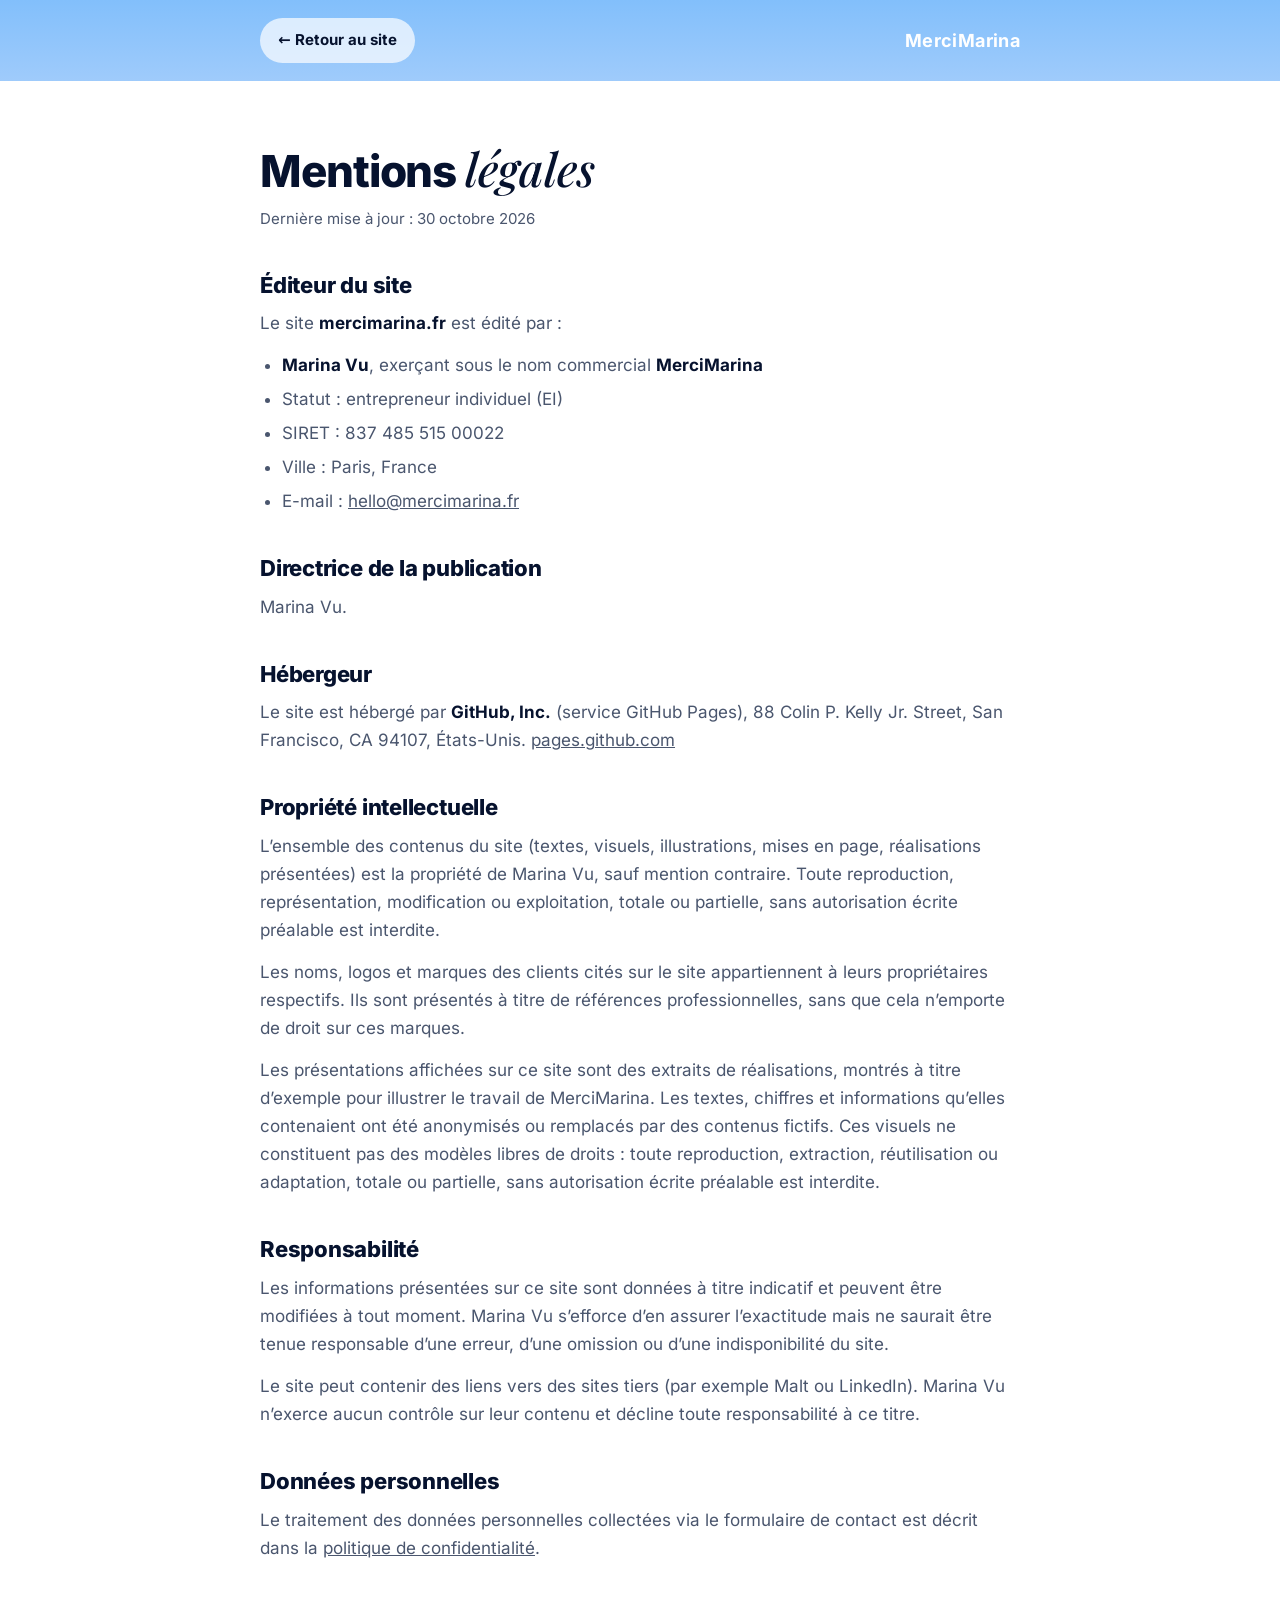
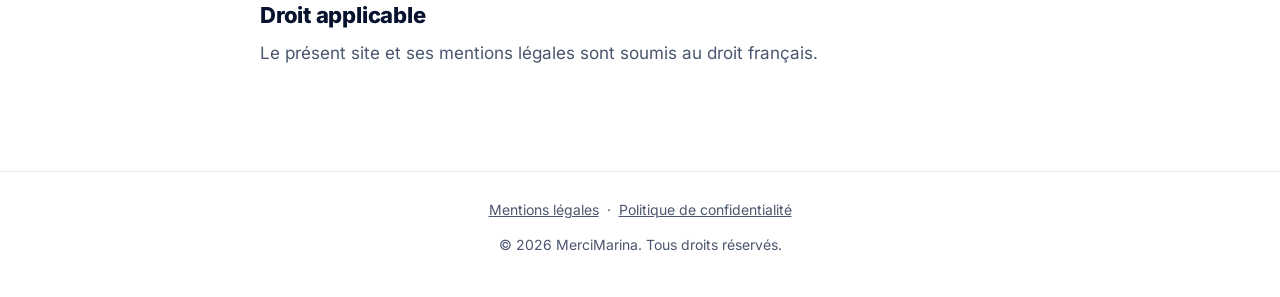
<file: mentions-legales.html>
<!DOCTYPE html>
<html lang="fr">
<head>
<meta charset="utf-8">
<meta name="viewport" content="width=device-width, initial-scale=1">
<title>Mentions légales | MerciMarina</title>
<meta name="description" content="Mentions légales du site mercimarina.fr : éditeur, hébergeur, propriété intellectuelle et responsabilité.">
<meta name="robots" content="index,follow">
<link rel="canonical" href="https://mercimarina.fr/mentions-legales.html">
<link rel="icon" type="image/png" href="favicon.png">
<link rel="preload" href="fonts/inter-latin-wght-normal.woff2" as="font" type="font/woff2" crossorigin>
<style>
@font-face{font-family:'Inter';font-style:normal;font-weight:100 900;font-display:swap;src:url(fonts/inter-latin-wght-normal.woff2) format('woff2')}
@font-face{font-family:'Playfair Display';font-style:italic;font-weight:400 900;font-display:swap;src:url(fonts/playfair-display-latin-wght-italic.woff2) format('woff2')}
:root{--ink:#06122e;--muted:#4a566e;--bg:#fff;--mist:#e9f3ff;--line:#e4e8ef;--sky:#6fb1f7;--f:'Inter',system-ui,sans-serif;--s:'Playfair Display',Georgia,serif}
@media (prefers-color-scheme:dark){:root{--ink:#eef4ff;--muted:#a3b2cc;--bg:#071226;--mist:#10213f;--line:#1d2b47}}
*,*::before,*::after{box-sizing:border-box}
body{margin:0;background:var(--bg);color:var(--ink);font:400 17px/1.65 var(--f)}
a{color:inherit}
:focus-visible{outline:3px solid var(--sky);outline-offset:3px}
header{background:linear-gradient(180deg,#82bffb,#9fcbfb);padding:18px 20px}
.top{width:min(760px,100%);margin:0 auto;display:flex;align-items:center;justify-content:space-between;gap:16px}
.back{display:inline-flex;align-items:center;gap:8px;padding:10px 18px;border-radius:999px;background:rgba(255,255,255,.7);color:#06122e;font-weight:700;font-size:15px;text-decoration:none}
.back:hover{background:#fff}
.brand{color:#fff;font:700 18px var(--f);letter-spacing:.02em;text-decoration:none}
main{width:min(760px,100% - 40px);margin:0 auto;padding:56px 0 90px}
h1{margin:0 0 8px;font:800 clamp(30px,5vw,44px)/1.1 var(--f);letter-spacing:-.025em}
h1 i{font:italic 500 1.05em var(--s);letter-spacing:0}
.upd{margin:0 0 40px;color:var(--muted);font-size:15px}
h2{margin:40px 0 10px;font:800 22px/1.25 var(--f);letter-spacing:-.01em}
p,li{color:var(--muted)}
p{margin:0 0 14px}
ul{margin:0 0 14px;padding-left:22px}
li{margin-bottom:6px}
strong{color:var(--ink)}
mark.todo{background:#fff2a8;color:#5a4500;padding:1px 6px;border-radius:4px;font-weight:600}
footer{border-top:1px solid var(--line);padding:26px 20px;text-align:center;font-size:14px;color:var(--muted)}
footer a{margin:0 8px}
</style>
</head>
<body>
<header><div class="top"><a class="back" href="./">&larr; Retour au site</a><a class="brand" href="./">MerciMarina</a></div></header>
<main>
<h1>Mentions <i>légales</i></h1>
<p class="upd">Dernière mise à jour : 30 octobre 2026</p>

<h2>Éditeur du site</h2>
<p>Le site <strong>mercimarina.fr</strong> est édité par :</p>
<ul>
<li><strong>Marina Vu</strong>, exerçant sous le nom commercial <strong>MerciMarina</strong></li>
<li>Statut : entrepreneur individuel (EI)</li>
<li>SIRET : 837 485 515 00022</li>
<li>Ville : Paris, France</li>
<li>E-mail : <a href="mailto:hello@mercimarina.fr">hello@mercimarina.fr</a></li>
</ul>

<h2>Directrice de la publication</h2>
<p>Marina Vu.</p>

<h2>Hébergeur</h2>
<p>Le site est hébergé par <strong>GitHub, Inc.</strong> (service GitHub Pages), 88 Colin P. Kelly Jr. Street, San Francisco, CA 94107, États-Unis. <a href="https://pages.github.com" rel="noopener">pages.github.com</a></p>

<h2>Propriété intellectuelle</h2>
<p>L’ensemble des contenus du site (textes, visuels, illustrations, mises en page, réalisations présentées) est la propriété de Marina Vu, sauf mention contraire. Toute reproduction, représentation, modification ou exploitation, totale ou partielle, sans autorisation écrite préalable est interdite.</p>
<p>Les noms, logos et marques des clients cités sur le site appartiennent à leurs propriétaires respectifs. Ils sont présentés à titre de références professionnelles, sans que cela n’emporte de droit sur ces marques.</p>
<p>Les présentations affichées sur ce site sont des extraits de réalisations, montrés à titre d’exemple pour illustrer le travail de MerciMarina. Les textes, chiffres et informations qu’elles contenaient ont été anonymisés ou remplacés par des contenus fictifs. Ces visuels ne constituent pas des modèles libres de droits : toute reproduction, extraction, réutilisation ou adaptation, totale ou partielle, sans autorisation écrite préalable est interdite.</p>

<h2>Responsabilité</h2>
<p>Les informations présentées sur ce site sont données à titre indicatif et peuvent être modifiées à tout moment. Marina Vu s’efforce d’en assurer l’exactitude mais ne saurait être tenue responsable d’une erreur, d’une omission ou d’une indisponibilité du site.</p>
<p>Le site peut contenir des liens vers des sites tiers (par exemple Malt ou LinkedIn). Marina Vu n’exerce aucun contrôle sur leur contenu et décline toute responsabilité à ce titre.</p>

<h2>Données personnelles</h2>
<p>Le traitement des données personnelles collectées via le formulaire de contact est décrit dans la <a href="politique-confidentialite.html">politique de confidentialité</a>.</p>

<h2>Droit applicable</h2>
<p>Le présent site et ses mentions légales sont soumis au droit français.</p>
</main>
<footer><a href="mentions-legales.html">Mentions légales</a>·<a href="politique-confidentialite.html">Politique de confidentialité</a><p style="margin-top:12px">© 2026 MerciMarina. Tous droits réservés.</p></footer>
</body>
</html>
</file>
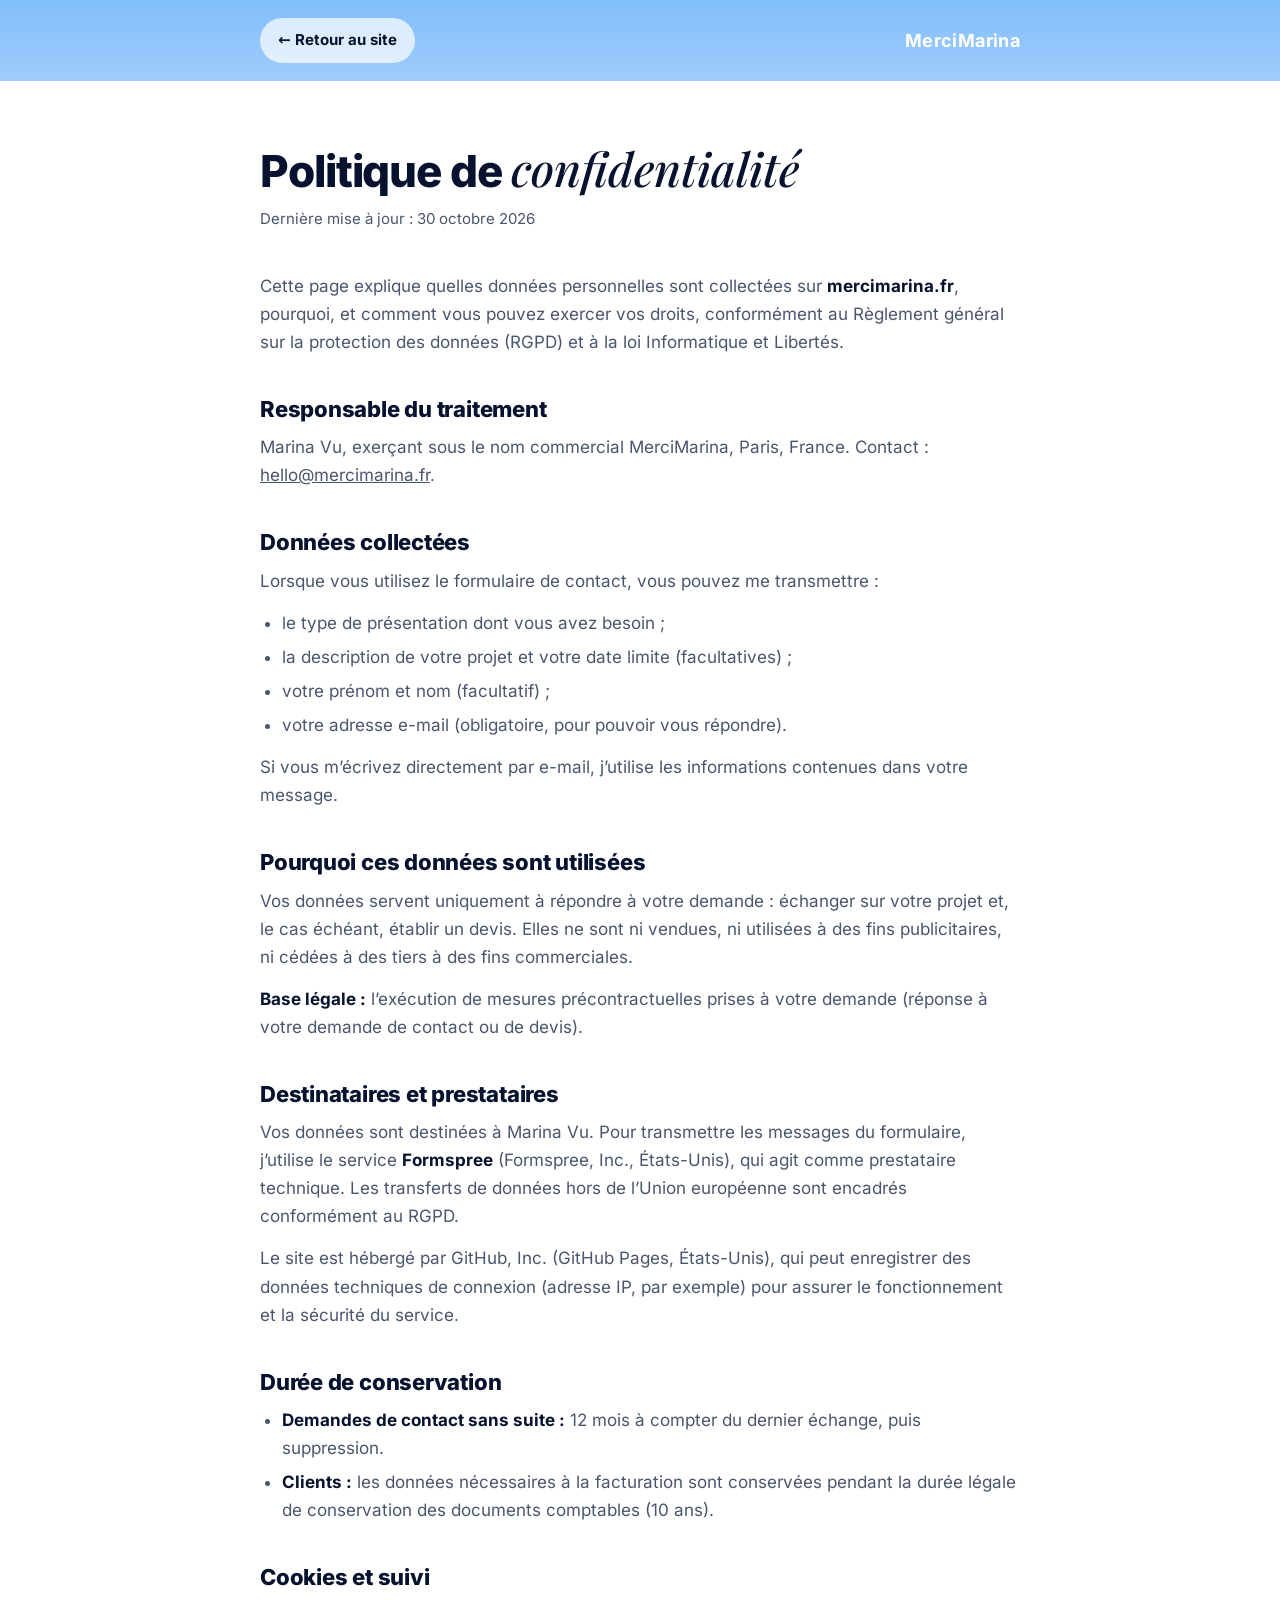
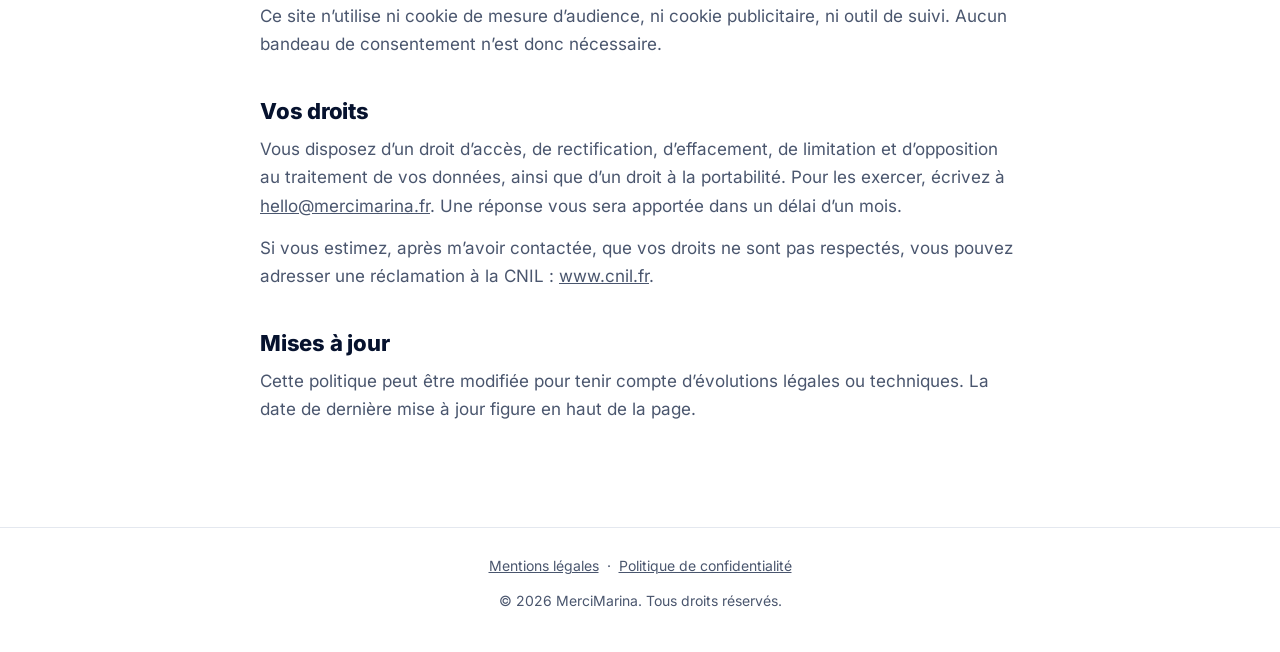
<file: politique-confidentialite.html>
<!DOCTYPE html>
<html lang="fr">
<head>
<meta charset="utf-8">
<meta name="viewport" content="width=device-width, initial-scale=1">
<title>Politique de confidentialité | MerciMarina</title>
<meta name="description" content="Comment MerciMarina utilise les données que vous transmettez via le formulaire de contact : finalités, durée de conservation et vos droits.">
<meta name="robots" content="index,follow">
<link rel="canonical" href="https://mercimarina.fr/politique-confidentialite.html">
<link rel="icon" type="image/png" href="favicon.png">
<link rel="preload" href="fonts/inter-latin-wght-normal.woff2" as="font" type="font/woff2" crossorigin>
<style>
@font-face{font-family:'Inter';font-style:normal;font-weight:100 900;font-display:swap;src:url(fonts/inter-latin-wght-normal.woff2) format('woff2')}
@font-face{font-family:'Playfair Display';font-style:italic;font-weight:400 900;font-display:swap;src:url(fonts/playfair-display-latin-wght-italic.woff2) format('woff2')}
:root{--ink:#06122e;--muted:#4a566e;--bg:#fff;--mist:#e9f3ff;--line:#e4e8ef;--sky:#6fb1f7;--f:'Inter',system-ui,sans-serif;--s:'Playfair Display',Georgia,serif}
@media (prefers-color-scheme:dark){:root{--ink:#eef4ff;--muted:#a3b2cc;--bg:#071226;--mist:#10213f;--line:#1d2b47}}
*,*::before,*::after{box-sizing:border-box}
body{margin:0;background:var(--bg);color:var(--ink);font:400 17px/1.65 var(--f)}
a{color:inherit}
:focus-visible{outline:3px solid var(--sky);outline-offset:3px}
header{background:linear-gradient(180deg,#82bffb,#9fcbfb);padding:18px 20px}
.top{width:min(760px,100%);margin:0 auto;display:flex;align-items:center;justify-content:space-between;gap:16px}
.back{display:inline-flex;align-items:center;gap:8px;padding:10px 18px;border-radius:999px;background:rgba(255,255,255,.7);color:#06122e;font-weight:700;font-size:15px;text-decoration:none}
.back:hover{background:#fff}
.brand{color:#fff;font:700 18px var(--f);letter-spacing:.02em;text-decoration:none}
main{width:min(760px,100% - 40px);margin:0 auto;padding:56px 0 90px}
h1{margin:0 0 8px;font:800 clamp(30px,5vw,44px)/1.1 var(--f);letter-spacing:-.025em}
h1 i{font:italic 500 1.05em var(--s);letter-spacing:0}
.upd{margin:0 0 40px;color:var(--muted);font-size:15px}
h2{margin:40px 0 10px;font:800 22px/1.25 var(--f);letter-spacing:-.01em}
p,li{color:var(--muted)}
p{margin:0 0 14px}
ul{margin:0 0 14px;padding-left:22px}
li{margin-bottom:6px}
strong{color:var(--ink)}
mark.todo{background:#fff2a8;color:#5a4500;padding:1px 6px;border-radius:4px;font-weight:600}
footer{border-top:1px solid var(--line);padding:26px 20px;text-align:center;font-size:14px;color:var(--muted)}
footer a{margin:0 8px}
</style>
</head>
<body>
<header><div class="top"><a class="back" href="./">&larr; Retour au site</a><a class="brand" href="./">MerciMarina</a></div></header>
<main>
<h1>Politique de <i>confidentialité</i></h1>
<p class="upd">Dernière mise à jour : 30 octobre 2026</p>

<p>Cette page explique quelles données personnelles sont collectées sur <strong>mercimarina.fr</strong>, pourquoi, et comment vous pouvez exercer vos droits, conformément au Règlement général sur la protection des données (RGPD) et à la loi Informatique et Libertés.</p>

<h2>Responsable du traitement</h2>
<p>Marina Vu, exerçant sous le nom commercial MerciMarina, Paris, France. Contact : <a href="mailto:hello@mercimarina.fr">hello@mercimarina.fr</a>.</p>

<h2>Données collectées</h2>
<p>Lorsque vous utilisez le formulaire de contact, vous pouvez me transmettre :</p>
<ul>
<li>le type de présentation dont vous avez besoin ;</li>
<li>la description de votre projet et votre date limite (facultatives) ;</li>
<li>votre prénom et nom (facultatif) ;</li>
<li>votre adresse e-mail (obligatoire, pour pouvoir vous répondre).</li>
</ul>
<p>Si vous m’écrivez directement par e-mail, j’utilise les informations contenues dans votre message.</p>

<h2>Pourquoi ces données sont utilisées</h2>
<p>Vos données servent uniquement à répondre à votre demande : échanger sur votre projet et, le cas échéant, établir un devis. Elles ne sont ni vendues, ni utilisées à des fins publicitaires, ni cédées à des tiers à des fins commerciales.</p>
<p><strong>Base légale :</strong> l’exécution de mesures précontractuelles prises à votre demande (réponse à votre demande de contact ou de devis).</p>

<h2>Destinataires et prestataires</h2>
<p>Vos données sont destinées à Marina Vu. Pour transmettre les messages du formulaire, j’utilise le service <strong>Formspree</strong> (Formspree, Inc., États-Unis), qui agit comme prestataire technique. Les transferts de données hors de l’Union européenne sont encadrés conformément au RGPD.</p>
<p>Le site est hébergé par GitHub, Inc. (GitHub Pages, États-Unis), qui peut enregistrer des données techniques de connexion (adresse IP, par exemple) pour assurer le fonctionnement et la sécurité du service.</p>

<h2>Durée de conservation</h2>
<ul>
<li><strong>Demandes de contact sans suite :</strong> 12 mois à compter du dernier échange, puis suppression.</li>
<li><strong>Clients :</strong> les données nécessaires à la facturation sont conservées pendant la durée légale de conservation des documents comptables (10 ans).</li>
</ul>

<h2>Cookies et suivi</h2>
<p>Ce site n’utilise ni cookie de mesure d’audience, ni cookie publicitaire, ni outil de suivi. Aucun bandeau de consentement n’est donc nécessaire.</p>

<h2>Vos droits</h2>
<p>Vous disposez d’un droit d’accès, de rectification, d’effacement, de limitation et d’opposition au traitement de vos données, ainsi que d’un droit à la portabilité. Pour les exercer, écrivez à <a href="mailto:hello@mercimarina.fr">hello@mercimarina.fr</a>. Une réponse vous sera apportée dans un délai d’un mois.</p>
<p>Si vous estimez, après m’avoir contactée, que vos droits ne sont pas respectés, vous pouvez adresser une réclamation à la CNIL : <a href="https://www.cnil.fr" rel="noopener">www.cnil.fr</a>.</p>

<h2>Mises à jour</h2>
<p>Cette politique peut être modifiée pour tenir compte d’évolutions légales ou techniques. La date de dernière mise à jour figure en haut de la page.</p>
</main>
<footer><a href="mentions-legales.html">Mentions légales</a>·<a href="politique-confidentialite.html">Politique de confidentialité</a><p style="margin-top:12px">© 2026 MerciMarina. Tous droits réservés.</p></footer>
</body>
</html>
</file>
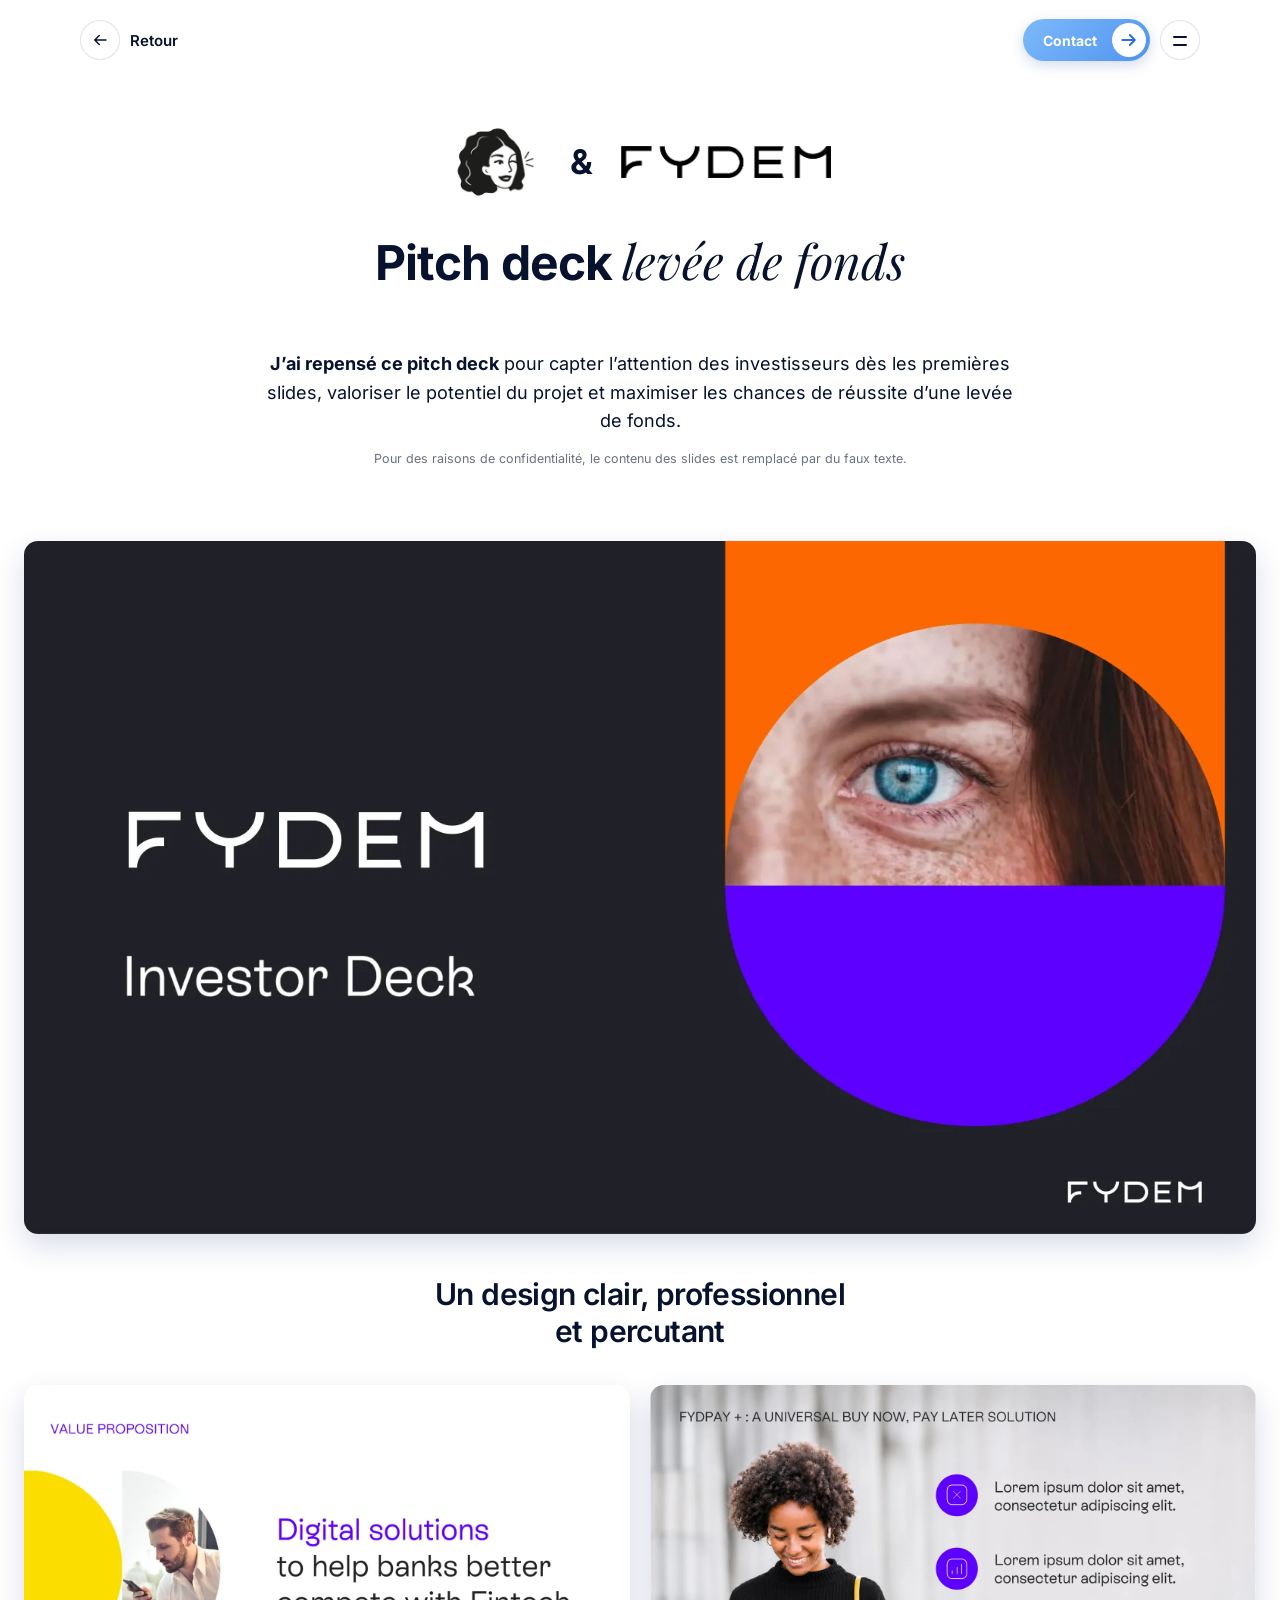
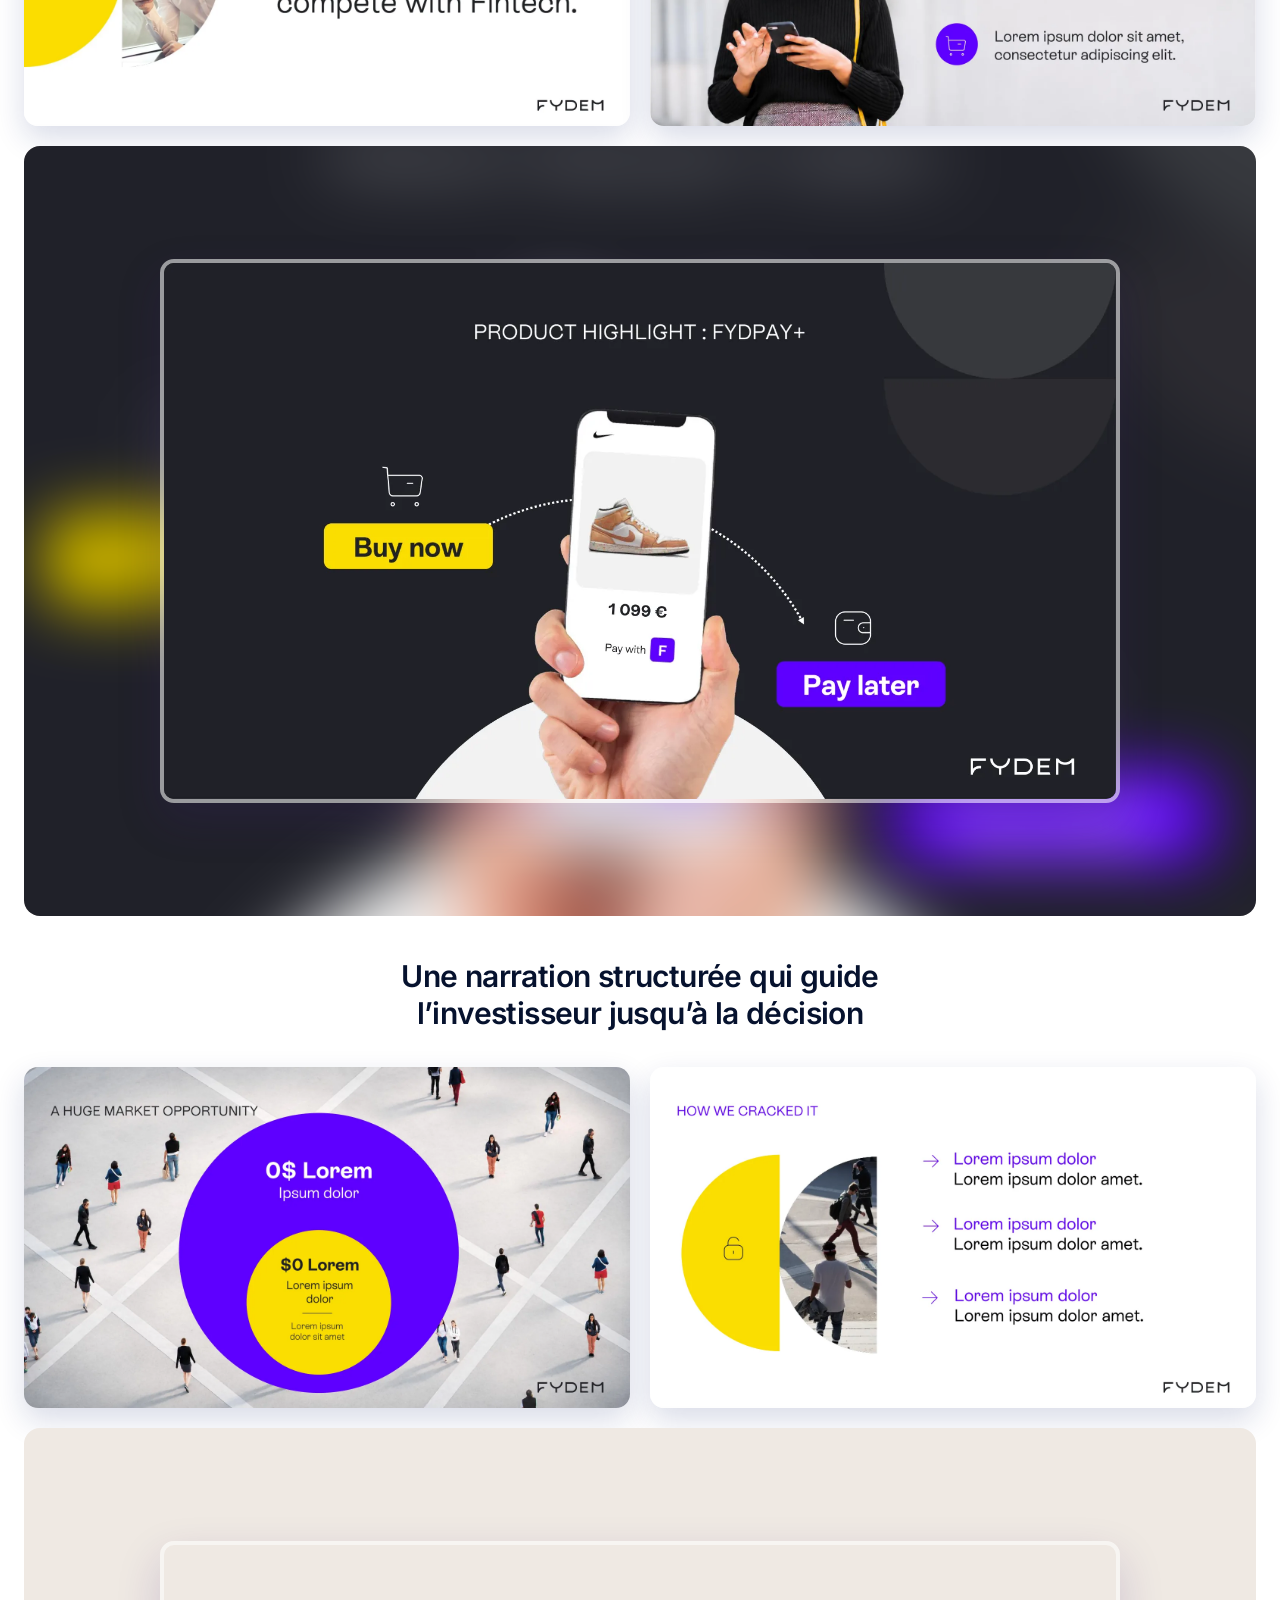
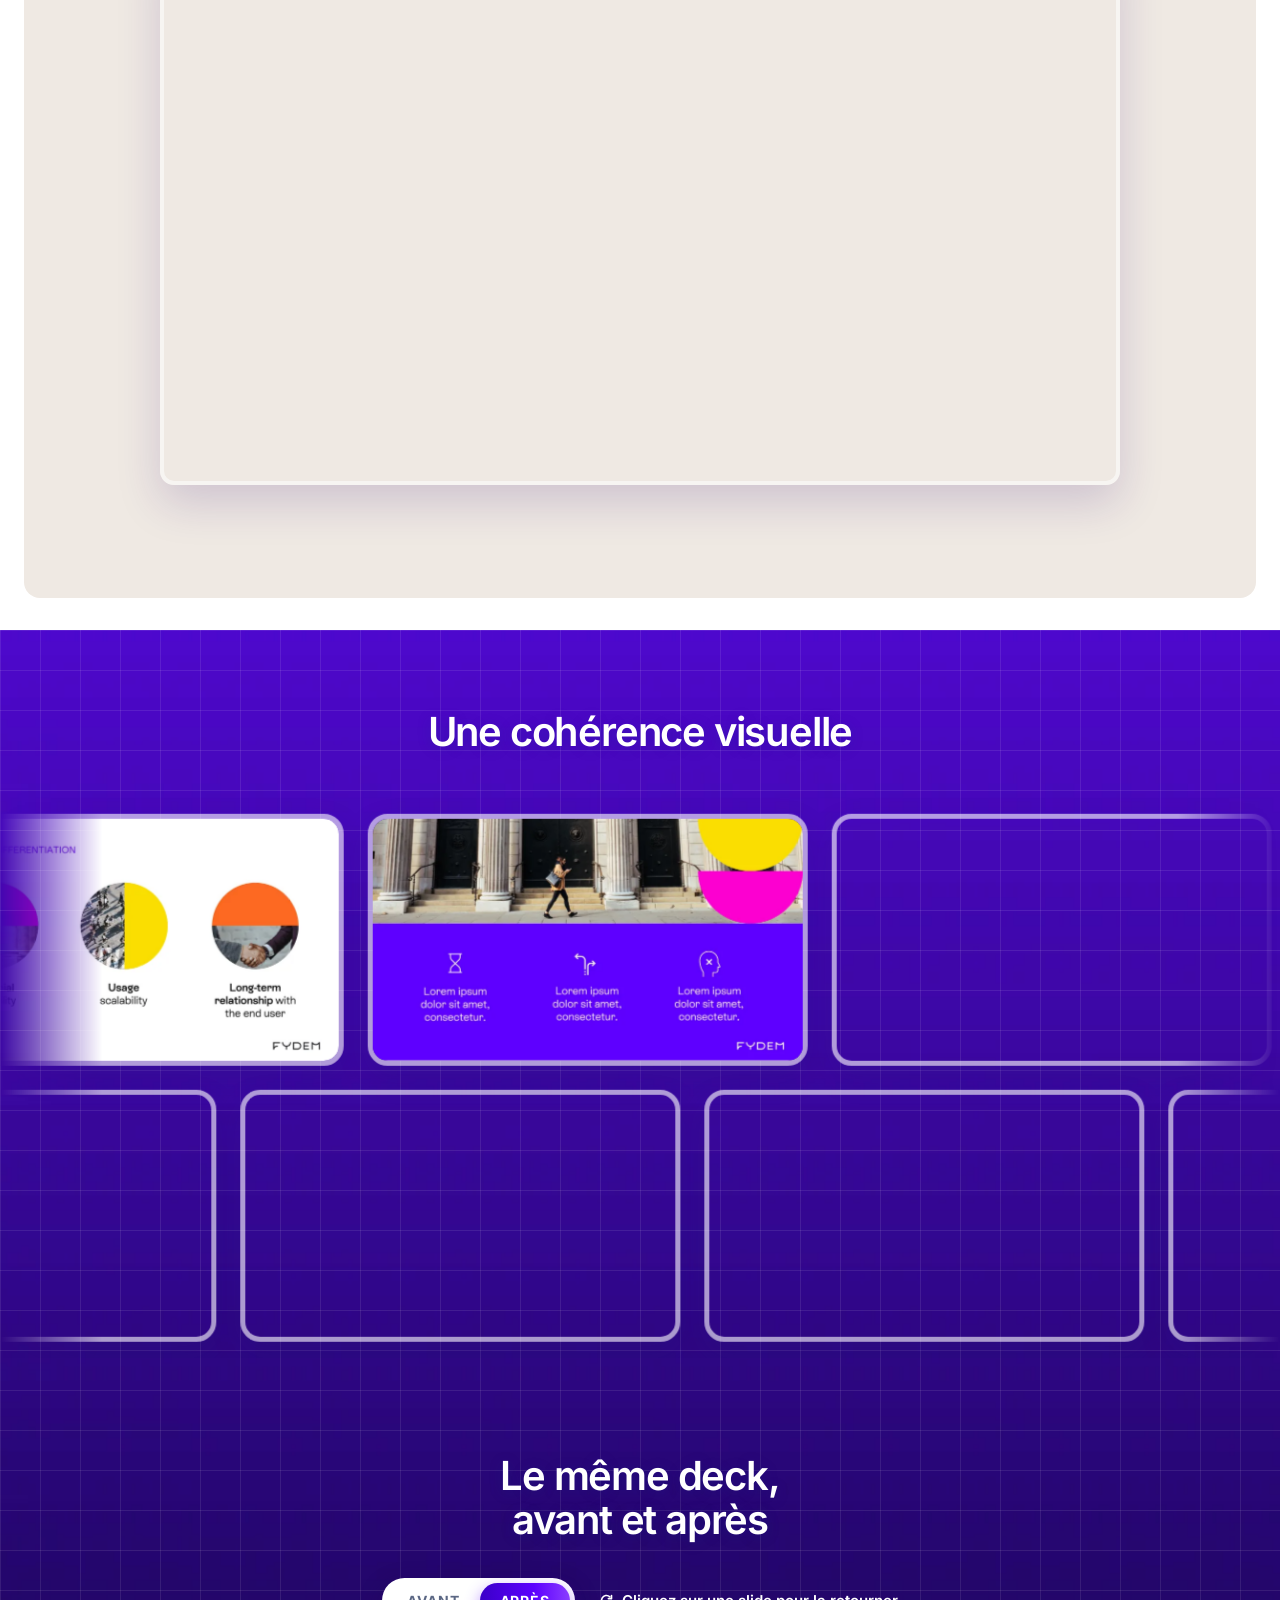
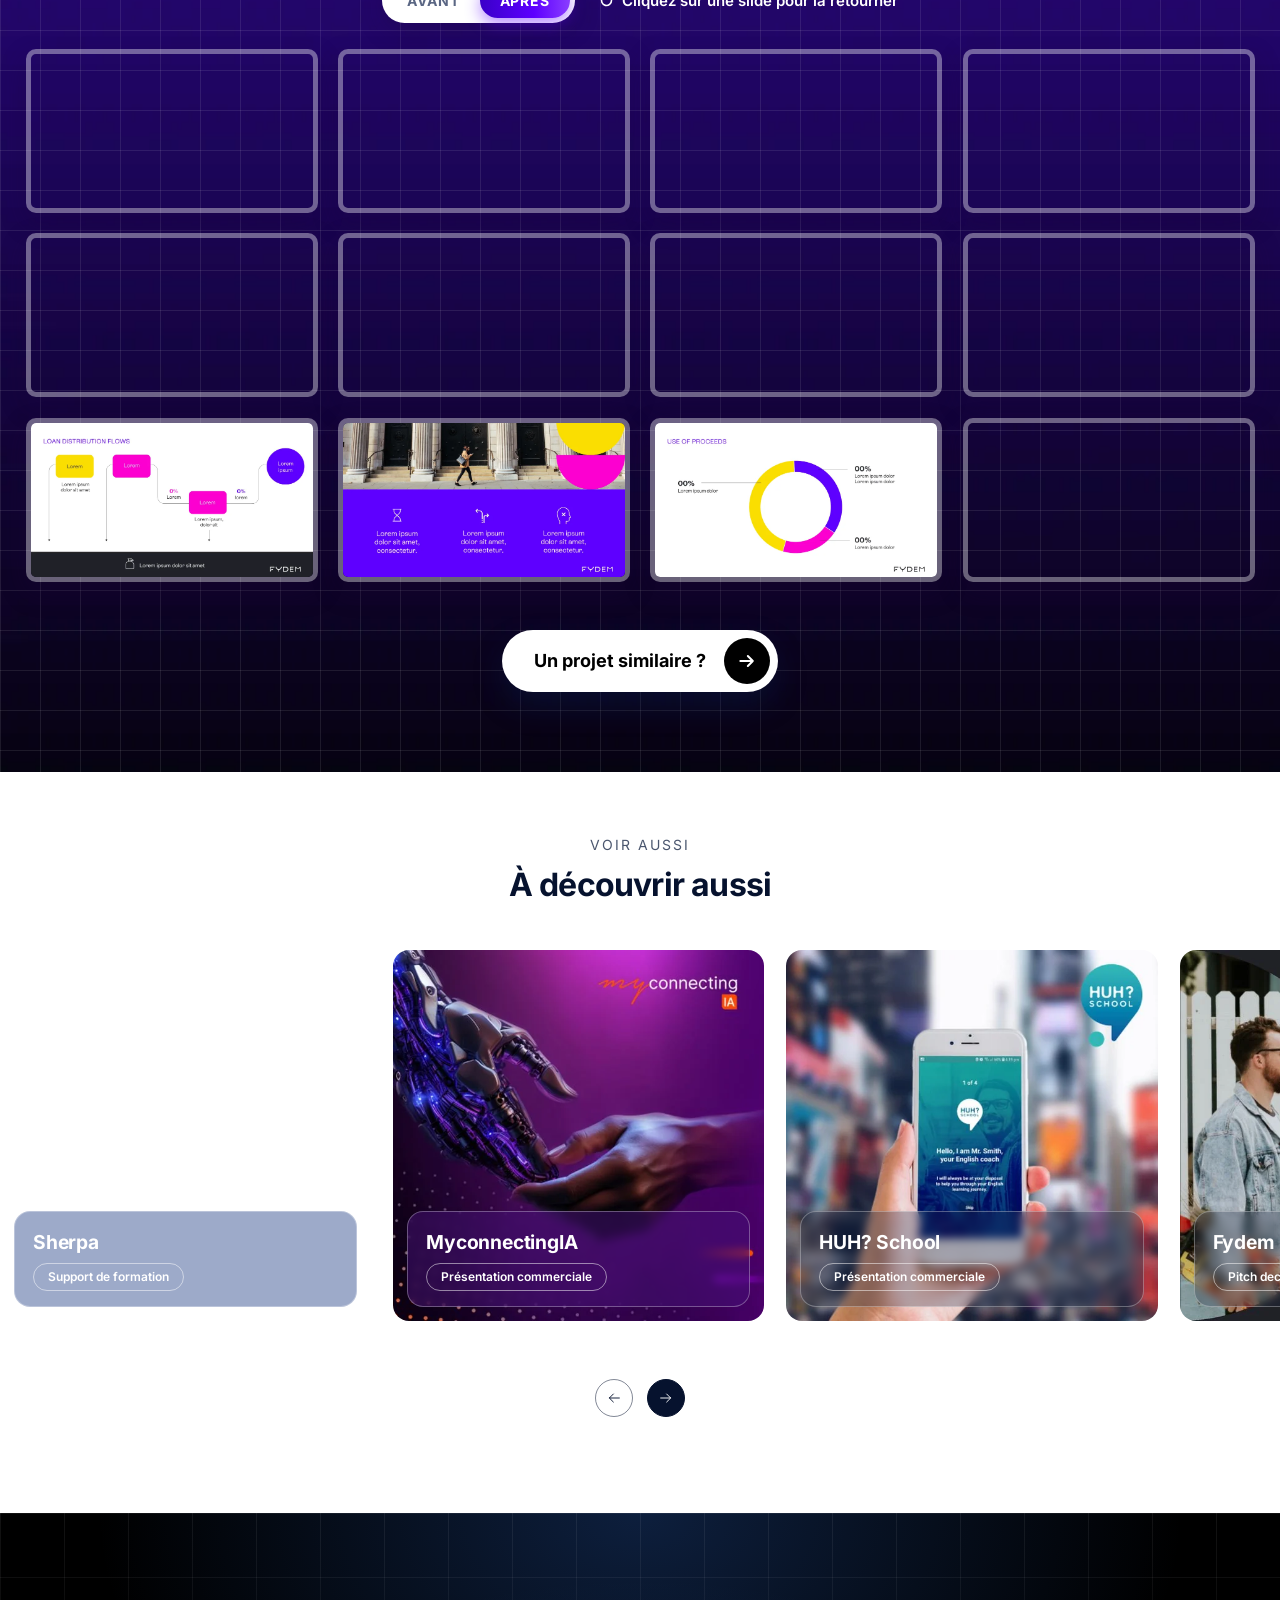
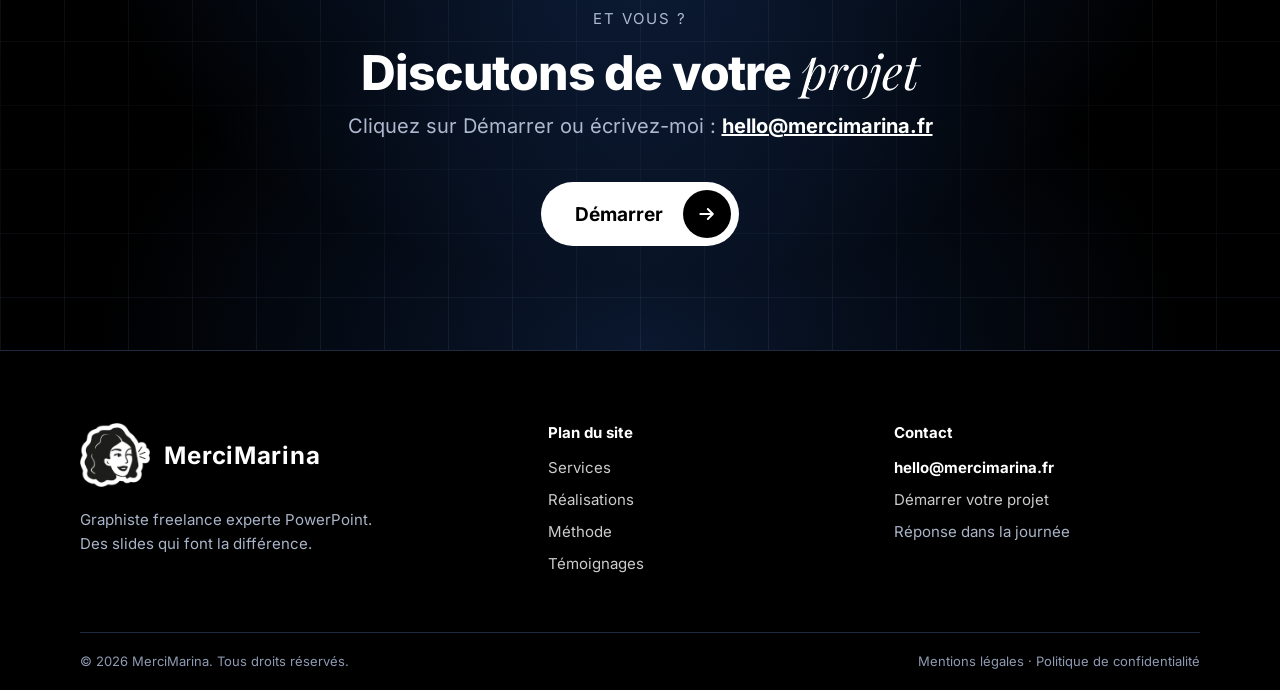
<file: realisation-fydem.html>
<!DOCTYPE html>
<html lang="fr">
<head>
<meta charset="utf-8">
<meta name="viewport" content="width=device-width, initial-scale=1, viewport-fit=cover">
<title>Fydem : pitch deck levée de fonds | MerciMarina</title>
<meta name="description" content="Refonte du pitch deck de Fydem pour capter l’attention des investisseurs dès les premières slides, valoriser le potentiel du projet et maximiser les chances de réussite d’une levée de fonds. Réalisation de Marina, graphiste PowerPoint freelance.">
<link rel="canonical" href="https://mercimarina.fr/realisation-fydem.html">
<meta name="robots" content="index,follow,max-image-preview:large">
<meta name="theme-color" content="#6fb1f7">
<meta name="color-scheme" content="light">
<meta property="og:type" content="article"><meta property="og:locale" content="fr_FR"><meta property="og:site_name" content="MerciMarina">
<meta property="og:title" content="Fydem : pitch deck levée de fonds | MerciMarina"><meta property="og:description" content="Refonte du pitch deck de Fydem pour capter l’attention des investisseurs dès les premières slides, valoriser le potentiel du projet et maximiser les chances de réussite d’une levée de fonds. Réalisation de Marina, graphiste PowerPoint freelance."><meta property="og:url" content="https://mercimarina.fr/realisation-fydem.html">
<meta property="og:image" content="https://mercimarina.fr/og-fydem.jpg"><meta property="og:image:width" content="1200"><meta property="og:image:height" content="630"><meta property="og:image:alt" content="Slide du pitch deck Fydem">
<meta name="twitter:card" content="summary_large_image">
<link rel="icon" type="image/png" href="favicon.png">
<link rel="apple-touch-icon" href="apple-touch-icon.png">
<link rel="preload" href="fonts/inter-latin-wght-normal.woff2" as="font" type="font/woff2" crossorigin>
<link rel="preload" href="fonts/playfair-display-latin-wght-italic.woff2" as="font" type="font/woff2" crossorigin>
<link rel="stylesheet" href="style.css?v=9">
<link rel="stylesheet" href="realisation.css?v=11">
</head>
<body>
<svg width="0" height="0" style="position:absolute" aria-hidden="true">
  <symbol id="arr" viewBox="0 0 24 24"><path d="M4 12h15M13 6l6 6-6 6"/></symbol>
  <symbol id="rz-flip" viewBox="0 0 24 24"><path d="M20 12a8 8 0 1 1-2.6-5.9"/><path d="M20 4v5h-5"/></symbol>
</svg>

<!-- ═════ EN-TÊTE (identique à la page d'accueil) ═════ -->
<header class="site solid past"><div class="hbar">
  <a class="hback" href="index.html#realisations"><span class="hback-ic"><svg viewBox="0 0 24 24" aria-hidden="true"><use href="#arr"/></svg></span>Retour</a>
  <div class="hright"><a class="pill dark hcta" href="#contact" data-open-form>Contact<span class="ic"><svg viewBox="0 0 24 24" aria-hidden="true"><use href="#arr"/></svg></span></a><button class="burger" aria-label="Ouvrir le menu" aria-expanded="false" aria-controls="nav"><span></span><span></span></button></div>
  <nav id="nav" aria-label="Navigation principale"><a href="index.html">Page d’accueil</a><a href="index.html#services">Services</a><a href="index.html#realisations">Réalisations</a><a href="index.html#methode">Méthode</a><a href="index.html#temoignages">Témoignages</a></nav>
</div></header>

<main class="rz" id="top">

  <!-- ═════ 1. ✎ À PERSONNALISER : logos + titre ═════ -->
  <section class="rz-top">
    <div class="rz-hd">
      <img class="rz-stk" src="fydem-logo-marina.png" width="202" height="184" alt="Marina">
      <span class="rz-amp" aria-hidden="true">&amp;</span>
      <img class="rz-lg" src="fydem-logo-fydem.png" width="898" height="139" alt="Fydem" style="height:auto;width:min(210px,41vw)">
    </div>
    <h1 class="rz-ttl">Pitch deck <span class="rz-pf">levée de fonds</span></h1>
  </section>

  <!-- ═════ 2. ✎ À PERSONNALISER : introduction + slides de démonstration ═════ -->
  <section class="rz-gcard">
    <div class="rz-wr">
      <div class="rz-itl">
        <p><b>J’ai repensé ce pitch deck</b> pour capter l’attention des investisseurs dès les premières slides, valoriser le potentiel du projet et maximiser les chances de réussite d’une levée de fonds.</p>
        <p class="rz-note">Pour des raisons de confidentialité, le contenu des slides est remplacé par du faux texte.</p>
      </div>
      <div class="rz-g16"><img class="rz-gimg" src="fydem-demo-01.webp" width="1600" height="900" alt="Slide du pitch deck Fydem" fetchpriority="high"></div>
      <p class="rz-slcap">Un design clair, professionnel<br>et percutant</p>
      <div class="rz-two">
        <div class="rz-g16"><img class="rz-gimg" src="fydem-demo-03.webp" width="1600" height="900" alt="Slide du pitch deck Fydem" loading="lazy" decoding="async"></div>
        <div class="rz-g16"><img class="rz-gimg" src="fydem-demo-06.webp" width="1600" height="900" alt="Slide du pitch deck Fydem" loading="lazy" decoding="async"></div>
      </div>
      <div class="rz-gbg">
        <img class="rz-gbg-fill rz-gbg-blur" src="fydem-demo-02.webp" width="1600" height="900" alt="" loading="lazy" decoding="async">
        <img class="rz-gfront" src="fydem-demo-02.webp" width="1600" height="900" alt="Slide du pitch deck Fydem" loading="lazy" decoding="async">
      </div>
      <p class="rz-slcap">Une narration structurée qui guide<br>l’investisseur jusqu’à la décision</p>
      <div class="rz-two">
        <div class="rz-g16"><img class="rz-gimg" src="fydem-demo-13.webp" width="1600" height="900" alt="Slide du pitch deck Fydem" loading="lazy" decoding="async"></div>
        <div class="rz-g16"><img class="rz-gimg" src="fydem-demo-14.webp" width="1600" height="900" alt="Slide du pitch deck Fydem" loading="lazy" decoding="async"></div>
      </div>
      <div class="rz-gbg">
        <img class="rz-gbg-fill rz-gbg-blur" src="fydem-demo-12.webp" width="1600" height="900" alt="" loading="lazy" decoding="async">
        <img class="rz-gfront" src="fydem-demo-12.webp" width="1600" height="900" alt="Slide du pitch deck Fydem" loading="lazy" decoding="async">
      </div>
    </div>
  </section>

  <!-- ═════ BANDEAU VIOLET ═════ -->
  <section class="rz-band" style="--band-bg:url(fydem-fond-bandeau-v2.webp);--ba-on:linear-gradient(90deg,#3a00c8,#5d00ff 60%,#8a3dff);--ba-sh:rgba(93,0,255,.45)">

    <!-- 3. ✎ À PERSONNALISER : carrousel « cohérence visuelle »
         Une rangée = une liste d'images (le script ajoute lui-même les copies pour la boucle infinie). -->
    <h2 class="rz-bandt">Une cohérence visuelle</h2>
    <div id="wall" class="rz-wall" role="img" aria-label="Aperçu en mosaïque des slides de la présentation">
      <div class="rz-wall-in">
        <div class="rz-wrow">
          <img class="rz-wimg" src="fydem-apres-13.webp" width="900" height="506" alt="" loading="lazy" decoding="async">
          <img class="rz-wimg" src="fydem-apres-03.webp" width="900" height="506" alt="" loading="lazy" decoding="async">
          <img class="rz-wimg" src="fydem-apres-06.webp" width="900" height="506" alt="" loading="lazy" decoding="async">
          <img class="rz-wimg" src="fydem-apres-14.webp" width="900" height="506" alt="" loading="lazy" decoding="async">
          <img class="rz-wimg" src="fydem-apres-16.webp" width="900" height="506" alt="" loading="lazy" decoding="async">
        </div>
        <div class="rz-wrow">
          <img class="rz-wimg" src="fydem-apres-01.webp" width="900" height="506" alt="" loading="lazy" decoding="async">
          <img class="rz-wimg" src="fydem-apres-05.webp" width="900" height="506" alt="" loading="lazy" decoding="async">
          <img class="rz-wimg" src="fydem-apres-02.webp" width="900" height="506" alt="" loading="lazy" decoding="async">
          <img class="rz-wimg" src="fydem-apres-11.webp" width="900" height="506" alt="" loading="lazy" decoding="async">
        </div>
      </div>
    </div>

    <!-- 4. ✎ À PERSONNALISER : grille avant / après (une tuile = 2 images 900×506 : avant puis après) -->
    <div class="rz-bawrap">
      <h2 class="rz-bandt rz-bandt--ba">Le même deck,<br>avant et après</h2>
      <div class="rz-babar">
        <div class="rz-bastate" role="group" aria-label="Version affichée">
          <button type="button" id="baA">Avant</button>
          <button type="button" id="baB" class="on">Après</button>
        </div>
        <div class="rz-bahint"><svg class="rz-ic" viewBox="0 0 24 24" width="15" height="15" aria-hidden="true"><use href="#rz-flip"/></svg><span>Cliquez sur une slide pour la retourner</span></div>
      </div>
      <div class="rz-bagrid" id="bagrid">
        <button class="rz-batile" type="button" aria-label="Slide 1 : afficher l’autre version">
          <span class="rz-bacard">
            <span class="rz-baface"><img src="fydem-avant-a-venir.webp" width="900" height="506" alt="Slide 1, avant" draggable="false" loading="lazy" decoding="async"><span class="rz-flipic"><svg viewBox="0 0 24 24" width="14" height="14" aria-hidden="true"><use href="#rz-flip"/></svg></span><span class="rz-batag">Avant</span></span>
            <span class="rz-baface rz-baback"><img src="fydem-apres-01.webp" width="900" height="506" alt="Slide 1, après" draggable="false" loading="lazy" decoding="async"><span class="rz-flipic"><svg viewBox="0 0 24 24" width="14" height="14" aria-hidden="true"><use href="#rz-flip"/></svg></span></span>
          </span>
        </button>
        <button class="rz-batile" type="button" aria-label="Slide 2 : afficher l’autre version">
          <span class="rz-bacard">
            <span class="rz-baface"><img src="fydem-avant-a-venir.webp" width="900" height="506" alt="Slide 2, avant" draggable="false" loading="lazy" decoding="async"><span class="rz-flipic"><svg viewBox="0 0 24 24" width="14" height="14" aria-hidden="true"><use href="#rz-flip"/></svg></span><span class="rz-batag">Avant</span></span>
            <span class="rz-baface rz-baback"><img src="fydem-apres-05.webp" width="900" height="506" alt="Slide 2, après" draggable="false" loading="lazy" decoding="async"><span class="rz-flipic"><svg viewBox="0 0 24 24" width="14" height="14" aria-hidden="true"><use href="#rz-flip"/></svg></span></span>
          </span>
        </button>
        <button class="rz-batile" type="button" aria-label="Slide 3 : afficher l’autre version">
          <span class="rz-bacard">
            <span class="rz-baface"><img src="fydem-avant-a-venir.webp" width="900" height="506" alt="Slide 3, avant" draggable="false" loading="lazy" decoding="async"><span class="rz-flipic"><svg viewBox="0 0 24 24" width="14" height="14" aria-hidden="true"><use href="#rz-flip"/></svg></span><span class="rz-batag">Avant</span></span>
            <span class="rz-baface rz-baback"><img src="fydem-apres-03.webp" width="900" height="506" alt="Slide 3, après" draggable="false" loading="lazy" decoding="async"><span class="rz-flipic"><svg viewBox="0 0 24 24" width="14" height="14" aria-hidden="true"><use href="#rz-flip"/></svg></span></span>
          </span>
        </button>
        <button class="rz-batile" type="button" aria-label="Slide 4 : afficher l’autre version">
          <span class="rz-bacard">
            <span class="rz-baface"><img src="fydem-avant-a-venir.webp" width="900" height="506" alt="Slide 4, avant" draggable="false" loading="lazy" decoding="async"><span class="rz-flipic"><svg viewBox="0 0 24 24" width="14" height="14" aria-hidden="true"><use href="#rz-flip"/></svg></span><span class="rz-batag">Avant</span></span>
            <span class="rz-baface rz-baback"><img src="fydem-apres-04.webp" width="900" height="506" alt="Slide 4, après" draggable="false" loading="lazy" decoding="async"><span class="rz-flipic"><svg viewBox="0 0 24 24" width="14" height="14" aria-hidden="true"><use href="#rz-flip"/></svg></span></span>
          </span>
        </button>
        <button class="rz-batile" type="button" aria-label="Slide 5 : afficher l’autre version">
          <span class="rz-bacard">
            <span class="rz-baface"><img src="fydem-avant-a-venir.webp" width="900" height="506" alt="Slide 5, avant" draggable="false" loading="lazy" decoding="async"><span class="rz-flipic"><svg viewBox="0 0 24 24" width="14" height="14" aria-hidden="true"><use href="#rz-flip"/></svg></span><span class="rz-batag">Avant</span></span>
            <span class="rz-baface rz-baback"><img src="fydem-apres-02.webp" width="900" height="506" alt="Slide 5, après" draggable="false" loading="lazy" decoding="async"><span class="rz-flipic"><svg viewBox="0 0 24 24" width="14" height="14" aria-hidden="true"><use href="#rz-flip"/></svg></span></span>
          </span>
        </button>
        <button class="rz-batile" type="button" aria-label="Slide 6 : afficher l’autre version">
          <span class="rz-bacard">
            <span class="rz-baface"><img src="fydem-avant-a-venir.webp" width="900" height="506" alt="Slide 6, avant" draggable="false" loading="lazy" decoding="async"><span class="rz-flipic"><svg viewBox="0 0 24 24" width="14" height="14" aria-hidden="true"><use href="#rz-flip"/></svg></span><span class="rz-batag">Avant</span></span>
            <span class="rz-baface rz-baback"><img src="fydem-apres-06.webp" width="900" height="506" alt="Slide 6, après" draggable="false" loading="lazy" decoding="async"><span class="rz-flipic"><svg viewBox="0 0 24 24" width="14" height="14" aria-hidden="true"><use href="#rz-flip"/></svg></span></span>
          </span>
        </button>
        <button class="rz-batile rz-hm" type="button" aria-label="Slide 8 : afficher l’autre version">
          <span class="rz-bacard">
            <span class="rz-baface"><img src="fydem-avant-a-venir.webp" width="900" height="506" alt="Slide 8, avant" draggable="false" loading="lazy" decoding="async"><span class="rz-flipic"><svg viewBox="0 0 24 24" width="14" height="14" aria-hidden="true"><use href="#rz-flip"/></svg></span><span class="rz-batag">Avant</span></span>
            <span class="rz-baface rz-baback"><img src="fydem-apres-08.webp" width="900" height="506" alt="Slide 8, après" draggable="false" loading="lazy" decoding="async"><span class="rz-flipic"><svg viewBox="0 0 24 24" width="14" height="14" aria-hidden="true"><use href="#rz-flip"/></svg></span></span>
          </span>
        </button>
        <button class="rz-batile" type="button" aria-label="Slide 9 : afficher l’autre version">
          <span class="rz-bacard">
            <span class="rz-baface"><img src="fydem-avant-a-venir.webp" width="900" height="506" alt="Slide 9, avant" draggable="false" loading="lazy" decoding="async"><span class="rz-flipic"><svg viewBox="0 0 24 24" width="14" height="14" aria-hidden="true"><use href="#rz-flip"/></svg></span><span class="rz-batag">Avant</span></span>
            <span class="rz-baface rz-baback"><img src="fydem-apres-09.webp" width="900" height="506" alt="Slide 9, après" draggable="false" loading="lazy" decoding="async"><span class="rz-flipic"><svg viewBox="0 0 24 24" width="14" height="14" aria-hidden="true"><use href="#rz-flip"/></svg></span></span>
          </span>
        </button>
        <button class="rz-batile" type="button" aria-label="Slide 10 : afficher l’autre version">
          <span class="rz-bacard">
            <span class="rz-baface"><img src="fydem-avant-a-venir.webp" width="900" height="506" alt="Slide 10, avant" draggable="false" loading="lazy" decoding="async"><span class="rz-flipic"><svg viewBox="0 0 24 24" width="14" height="14" aria-hidden="true"><use href="#rz-flip"/></svg></span><span class="rz-batag">Avant</span></span>
            <span class="rz-baface rz-baback"><img src="fydem-apres-10.webp" width="900" height="506" alt="Slide 10, après" draggable="false" loading="lazy" decoding="async"><span class="rz-flipic"><svg viewBox="0 0 24 24" width="14" height="14" aria-hidden="true"><use href="#rz-flip"/></svg></span></span>
          </span>
        </button>
        <button class="rz-batile" type="button" aria-label="Slide 13 : afficher l’autre version">
          <span class="rz-bacard">
            <span class="rz-baface"><img src="fydem-avant-a-venir.webp" width="900" height="506" alt="Slide 13, avant" draggable="false" loading="lazy" decoding="async"><span class="rz-flipic"><svg viewBox="0 0 24 24" width="14" height="14" aria-hidden="true"><use href="#rz-flip"/></svg></span><span class="rz-batag">Avant</span></span>
            <span class="rz-baface rz-baback"><img src="fydem-apres-13.webp" width="900" height="506" alt="Slide 13, après" draggable="false" loading="lazy" decoding="async"><span class="rz-flipic"><svg viewBox="0 0 24 24" width="14" height="14" aria-hidden="true"><use href="#rz-flip"/></svg></span></span>
          </span>
        </button>
        <button class="rz-batile" type="button" aria-label="Slide 14 : afficher l’autre version">
          <span class="rz-bacard">
            <span class="rz-baface"><img src="fydem-avant-a-venir.webp" width="900" height="506" alt="Slide 14, avant" draggable="false" loading="lazy" decoding="async"><span class="rz-flipic"><svg viewBox="0 0 24 24" width="14" height="14" aria-hidden="true"><use href="#rz-flip"/></svg></span><span class="rz-batag">Avant</span></span>
            <span class="rz-baface rz-baback"><img src="fydem-apres-14.webp" width="900" height="506" alt="Slide 14, après" draggable="false" loading="lazy" decoding="async"><span class="rz-flipic"><svg viewBox="0 0 24 24" width="14" height="14" aria-hidden="true"><use href="#rz-flip"/></svg></span></span>
          </span>
        </button>
        <button class="rz-batile rz-hm" type="button" aria-label="Slide 12 : afficher l’autre version">
          <span class="rz-bacard">
            <span class="rz-baface"><img src="fydem-avant-a-venir.webp" width="900" height="506" alt="Slide 12, avant" draggable="false" loading="lazy" decoding="async"><span class="rz-flipic"><svg viewBox="0 0 24 24" width="14" height="14" aria-hidden="true"><use href="#rz-flip"/></svg></span><span class="rz-batag">Avant</span></span>
            <span class="rz-baface rz-baback"><img src="fydem-apres-12.webp" width="900" height="506" alt="Slide 12, après" draggable="false" loading="lazy" decoding="async"><span class="rz-flipic"><svg viewBox="0 0 24 24" width="14" height="14" aria-hidden="true"><use href="#rz-flip"/></svg></span></span>
          </span>
        </button>
      </div>
    </div>

    <div class="rz-cta"><a class="pill" href="#contact" data-open-form>Un projet similaire ?<span class="ic"><svg viewBox="0 0 24 24" aria-hidden="true"><use href="#arr"/></svg></span></a></div>
  </section>

  <!-- ═════ 5. ✎ À PERSONNALISER : à découvrir aussi (remplacer les href par les pages réalisations) ═════ -->
  <section class="rz-vsec">
    <div class="rz-vsec-in">
      <div class="rz-vhead">
        <span class="rz-veyebrow">Voir aussi</span>
        <h2 class="rz-vh2">À découvrir aussi</h2>
      </div>
      <div id="vwks" class="rz-vwks">
        <a class="rz-vwk rz-vk-sherpa" href="realisation-sherpa.html"><span class="rz-vfl"><span class="rz-vfi">
          <img src="fydem-voir-sherpa-v2.webp" width="600" height="600" alt="Sherpa" loading="lazy" decoding="async"><img class="rz-vb" src="fydem-voir-sherpa-exemple.webp" width="600" height="600" alt="" loading="lazy" decoding="async">
          <span class="rz-vgl"><span class="rz-vh3">Sherpa</span><span class="rz-vtag">Support de formation</span></span>
        </span></span></a>
        <a class="rz-vwk rz-vk-myconnectingia" href="realisation-myconnectingia.html"><span class="rz-vfl"><span class="rz-vfi">
          <img src="fydem-voir-myconnectingia.webp" width="600" height="600" alt="MyconnectingIA" loading="lazy" decoding="async"><img class="rz-vb" src="fydem-voir-myconnectingia-exemple.webp" width="600" height="600" alt="" loading="lazy" decoding="async">
          <span class="rz-vgl"><span class="rz-vh3">MyconnectingIA</span><span class="rz-vtag">Présentation commerciale</span></span>
        </span></span></a>
        <!-- Entourage : masqué pour l’instant, retirer ce commentaire pour le réactiver
        <a class="rz-vwk rz-vk-entourage" href="index.html#realisations"><span class="rz-vfl"><span class="rz-vfi">
          <img src="fydem-voir-entourage.webp" width="600" height="600" alt="Entourage" loading="lazy" decoding="async"><img class="rz-vb" src="fydem-voir-entourage-exemple.webp" width="600" height="600" alt="" loading="lazy" decoding="async">
          <span class="rz-vgl"><span class="rz-vh3">Entourage</span><span class="rz-vtag">Présentation donateurs</span></span>
        </span></span></a>
        -->
        <a class="rz-vwk rz-vk-huh-school" href="realisation-huh-school.html"><span class="rz-vfl"><span class="rz-vfi">
          <img src="fydem-voir-huh-school.webp" width="600" height="600" alt="HUH? School" loading="lazy" decoding="async"><img class="rz-vb" src="fydem-voir-huh-school-exemple.webp" width="600" height="600" alt="" loading="lazy" decoding="async">
          <span class="rz-vgl"><span class="rz-vh3">HUH? School</span><span class="rz-vtag">Présentation commerciale</span></span>
        </span></span></a>
        <a class="rz-vwk rz-vwk--self rz-vk-fydem" href="#top"><span class="rz-vfl"><span class="rz-vfi">
          <img src="realisations/myconnectingia/voir-fydem.webp" width="600" height="600" alt="Fydem" loading="lazy" decoding="async"><img class="rz-vb" src="voir-fydem-exemple.webp" width="600" height="600" alt="" loading="lazy" decoding="async">
          <span class="rz-vgl"><span class="rz-vh3">Fydem</span><span class="rz-vtag">Pitch deck</span></span>
        </span></span></a>
      </div>
      <div class="rz-vnav">
        <button class="rz-varr rz-varr--prev" type="button" aria-label="Réalisations précédentes"><svg viewBox="0 0 24 24" aria-hidden="true"><use href="#arr"/></svg></button>
        <button class="rz-varr rz-varr--next" type="button" aria-label="Réalisations suivantes"><svg viewBox="0 0 24 24" aria-hidden="true"><use href="#arr"/></svg></button>
      </div>
    </div>
  </section>

  <!-- ═════ INVITATION À CONTACTER (commun : renvoie vers le formulaire de l'accueil) ═════ -->
  <section class="rz-contact" id="contact">
    <div class="rz-contact-in">
      <span class="rz-eyebrow">ET VOUS ?</span>
      <h2 class="rz-ch2">Discutons<br class="rz-mbr"> de votre <span class="rz-pf">projet</span></h2>
      <p class="rz-cmail">Cliquez sur Démarrer<br class="rz-mbr"> ou écrivez-moi : <a href="mailto:hello@mercimarina.fr">hello@mercimarina.fr</a></p>
      <a class="pill rz-start" href="#contact" data-open-form>Démarrer<span class="ic"><svg viewBox="0 0 24 24" aria-hidden="true"><use href="#arr"/></svg></span></a>
    </div>
    <form class="tf" id="tf" hidden action="https://formspree.io/f/mvkkbrel" method="POST" novalidate>
  <input type="hidden" name="_subject" value="Nouvelle demande depuis mercimarina.fr"><input type="text" name="_gotcha" tabindex="-1" autocomplete="off" aria-hidden="true" style="position:absolute;left:-9999px;opacity:0;height:0;width:0">
  <div class="prog"><div class="bar"><i></i></div><span class="cnt">1 / 6</span></div>
  <div class="st on" role="group" aria-labelledby="q1"><p class="qn" id="q1"><em>1</em>De quelle présentation <br class="m">avez-vous besoin ?</p>
   <div class="opts"><label class="opt"><input type="checkbox" name="svc" value="Présentation commerciale"><span>Présentation commerciale</span></label><label class="opt"><input type="checkbox" name="svc" value="Pitch deck"><span>Pitch deck</span></label><label class="opt"><input type="checkbox" name="svc" value="Support de formation"><span>Support de formation</span></label><label class="opt"><input type="checkbox" name="svc" value="Conférence / événement"><span>Conférence / événement</span></label><label class="opt"><input type="checkbox" name="svc" value="Appel d’offres"><span>Appel d’offres</span></label><label class="opt"><input type="checkbox" id="oth" name="svc" value="Autre"><span>Autre</span></label></div>
   <input id="othtxt" name="besoin_autre" type="text" placeholder="Précisez votre besoin…" aria-label="Autre besoin" hidden></div>
  <div class="st"><label class="qn" for="ctx"><em>2</em>Parlez-moi de votre projet</label><textarea id="ctx" name="projet" placeholder="Contexte de la présentation et informations utiles à me communiquer…"></textarea><a class="wt" href="https://wetransfer.com/?to=hello@mercimarina.fr" target="_blank" rel="noopener noreferrer"><span>Envoi de votre présentation via WeTransfer</span><small>(optionnel)</small><svg viewBox="0 0 24 24" aria-hidden="true" width="16" height="16" fill="none" stroke="currentColor" stroke-width="2.2" stroke-linecap="round" stroke-linejoin="round"><path d="M7 17L17 7M8 7h9v9"/></svg></a></div>
  <div class="st"><label class="qn" for="dt"><em>3</em>Votre deadline</label><input id="dt" name="deadline" type="date"></div>
  <div class="st"><label class="qn" for="nm"><em>4</em>Votre prénom et nom</label><input id="nm" name="nom" type="text" autocomplete="name" placeholder="Prénom Nom"></div>
  <div class="st"><label class="qn" for="em"><em>5</em>Votre e-mail</label><p class="opt-note">Obligatoire *</p><input id="em" name="email" type="email" required autocomplete="email" placeholder="Où puis-je vous répondre ?"></div>
  <p class="err" role="alert"></p>
  <div class="tfnav"><button type="button" class="back" hidden>← Retour</button><button type="button" class="pill nx icon" aria-label="Suivant"><span></span></button></div>
  <div class="thanks" role="status"><p class="qn">Merci, votre message est bien parti !</p><p>Je reviens vers vous très vite.</p></div>
 </form>
  </section>
</main>

<!-- ═════ PIED DE PAGE (identique à la page d'accueil) ═════ -->
<footer>
  <div class="wrap ft"><div><a class="flogo" href="index.html" aria-label="Accueil"><img src="marina-graphiste-powerpoint-freelance-logo.webp" alt=""><span>MerciMarina</span></a><p>Graphiste freelance experte PowerPoint.<br>Des slides qui font la différence.</p></div>
  <div><h3>Plan du site</h3><ul><li><a href="index.html#services">Services</a></li><li><a href="index.html#realisations">Réalisations</a></li><li><a href="index.html#methode">Méthode</a></li><li><a href="index.html#temoignages">Témoignages</a></li></ul></div>
  <div><h3>Contact</h3><ul><li><a class="mail" href="mailto:hello@mercimarina.fr">hello@mercimarina.fr</a></li><li><a href="#contact" data-open-form>Démarrer votre projet</a></li><li>Réponse dans la journée</li></ul></div></div>
  <div class="wrap fb"><span>© 2026 MerciMarina. Tous droits réservés.</span><span><a href="mentions-legales.html">Mentions légales</a> · <a href="politique-confidentialite.html">Politique de confidentialité</a></span></div>
</footer>

<script src="realisation.js?v=7" defer></script>
</body>
</html>
</file>
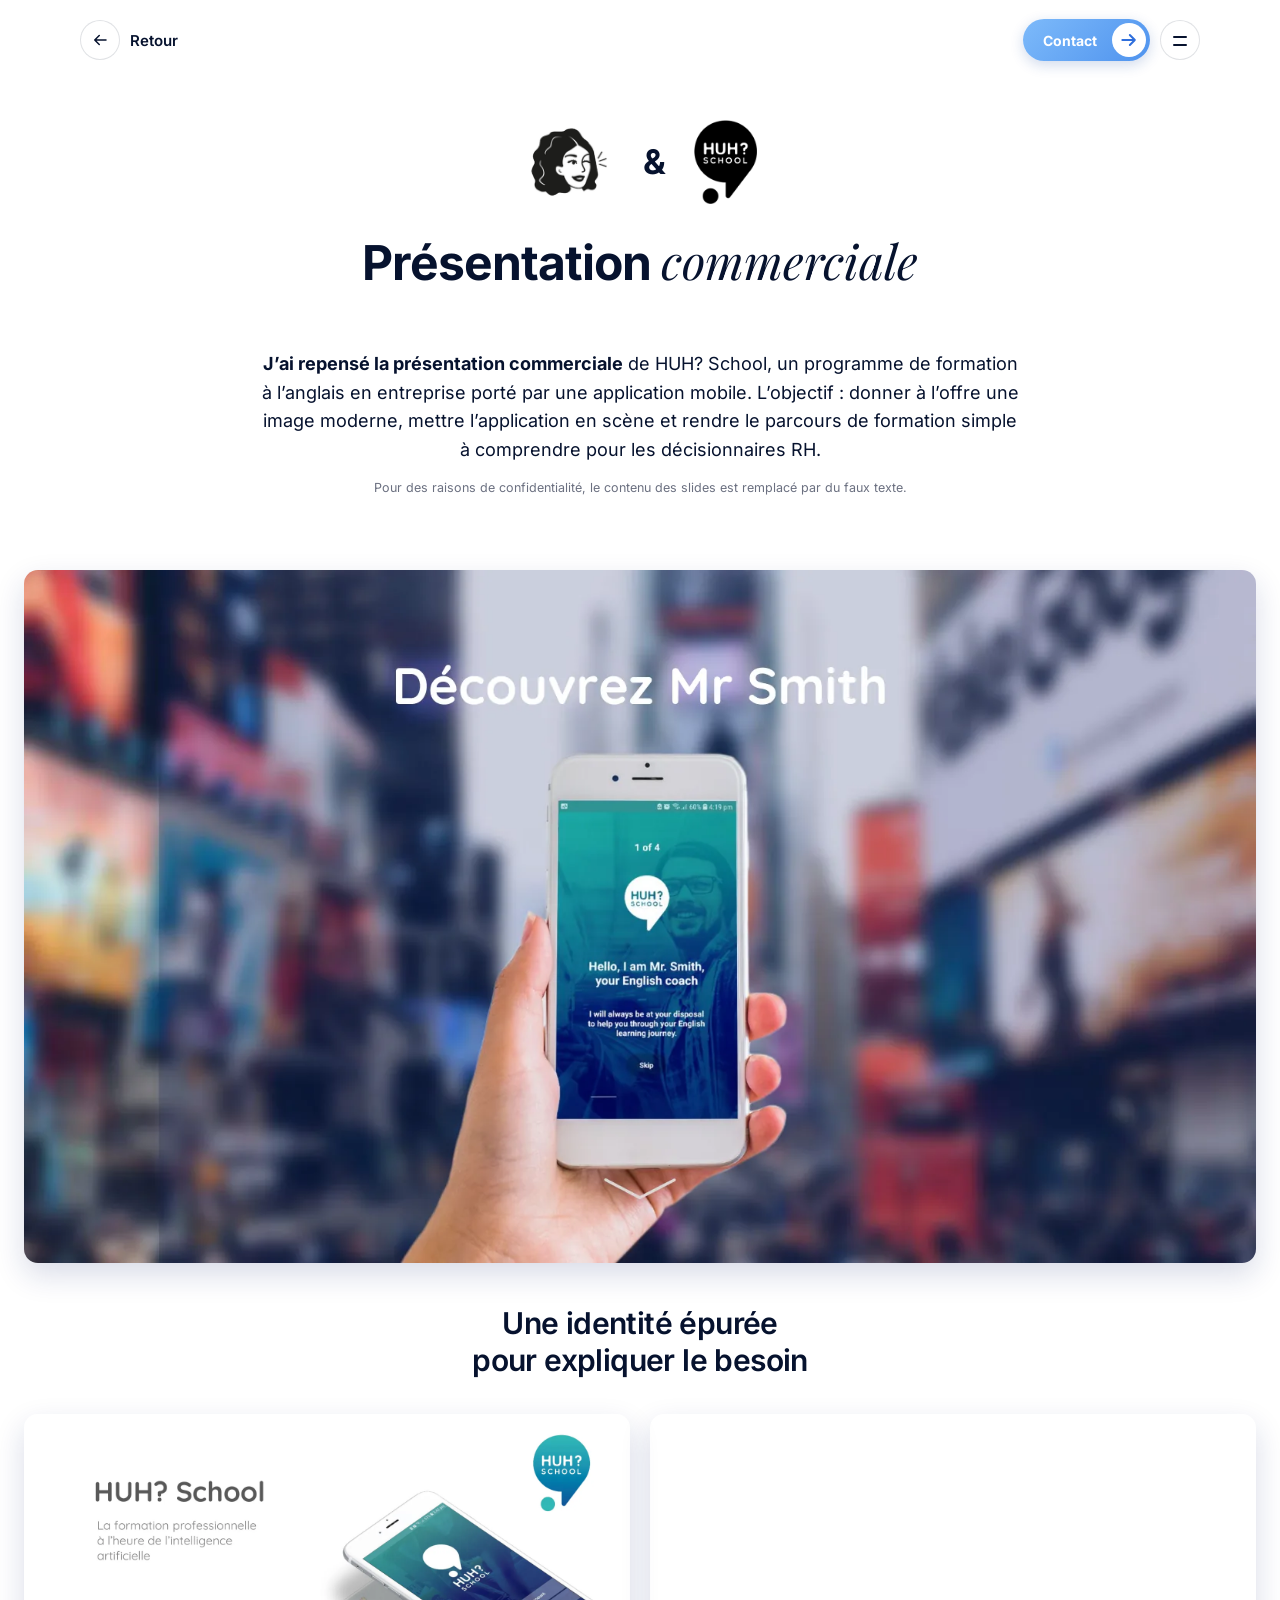
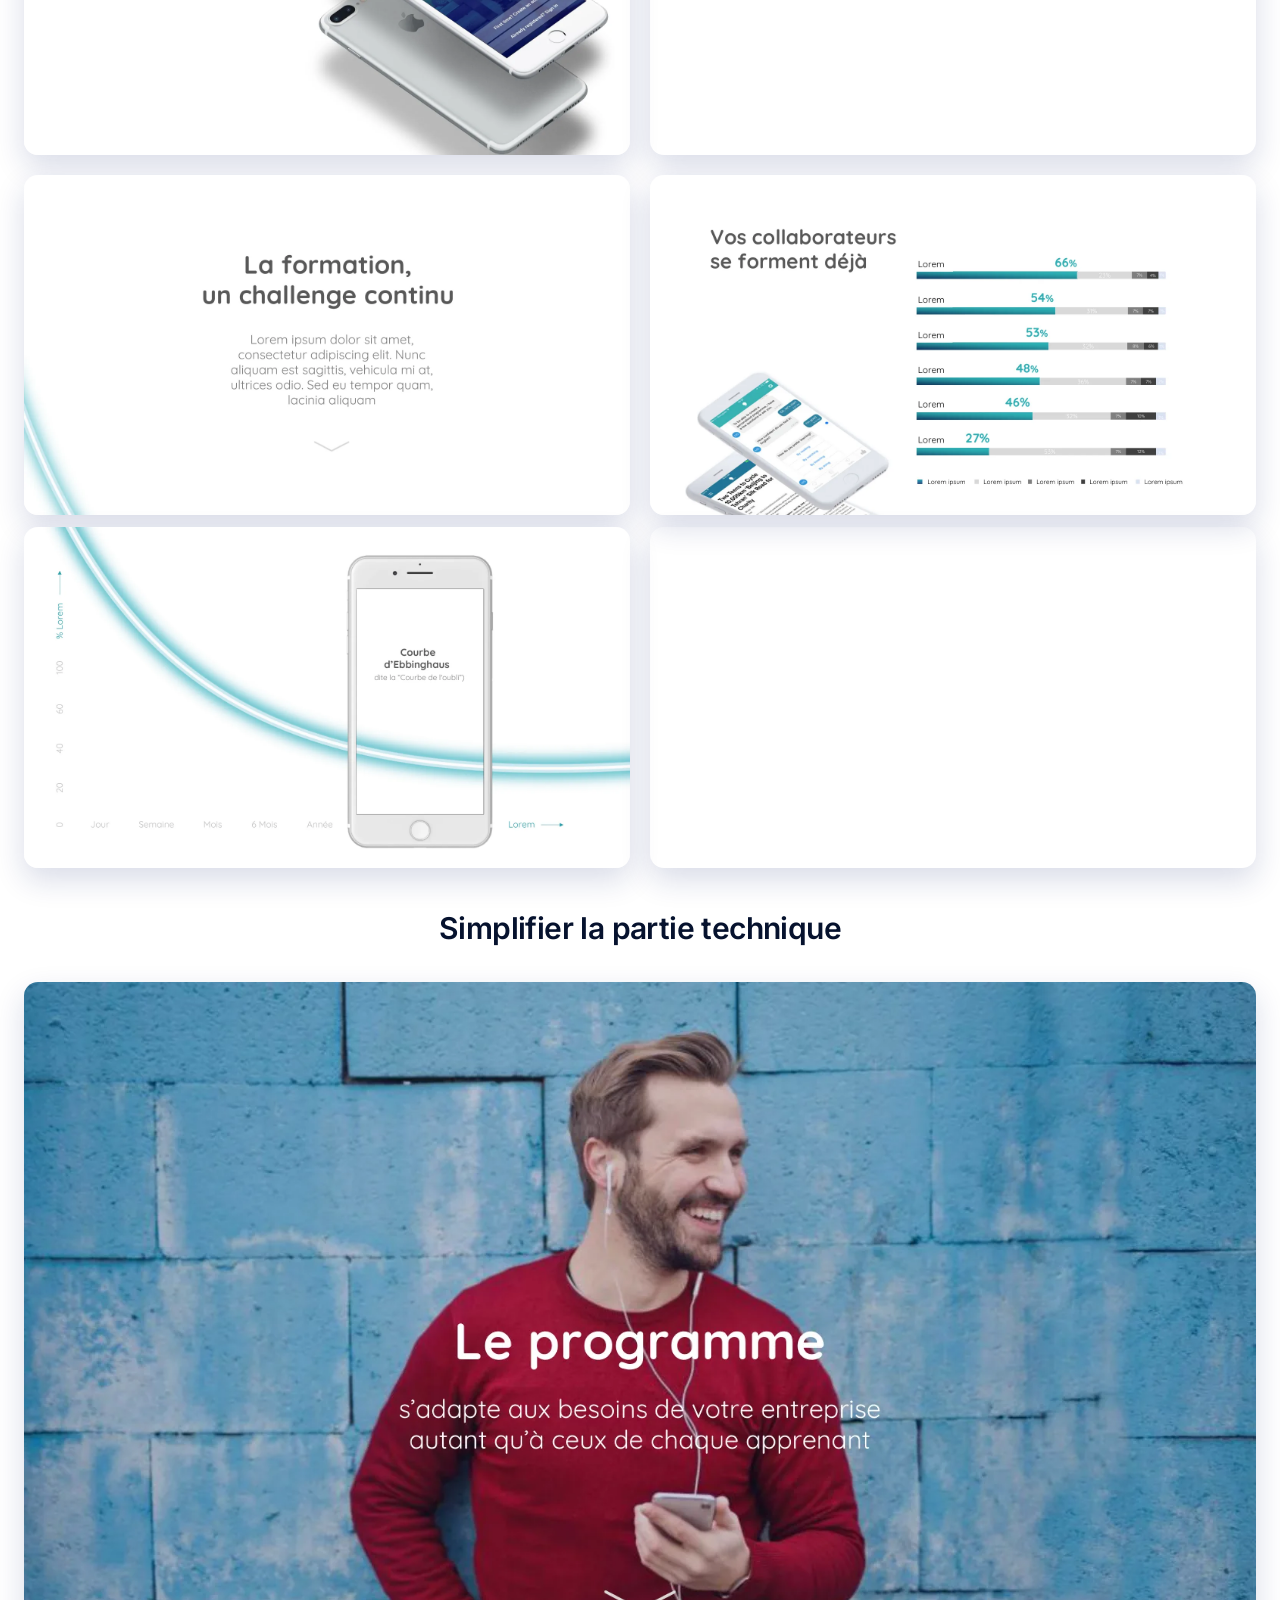
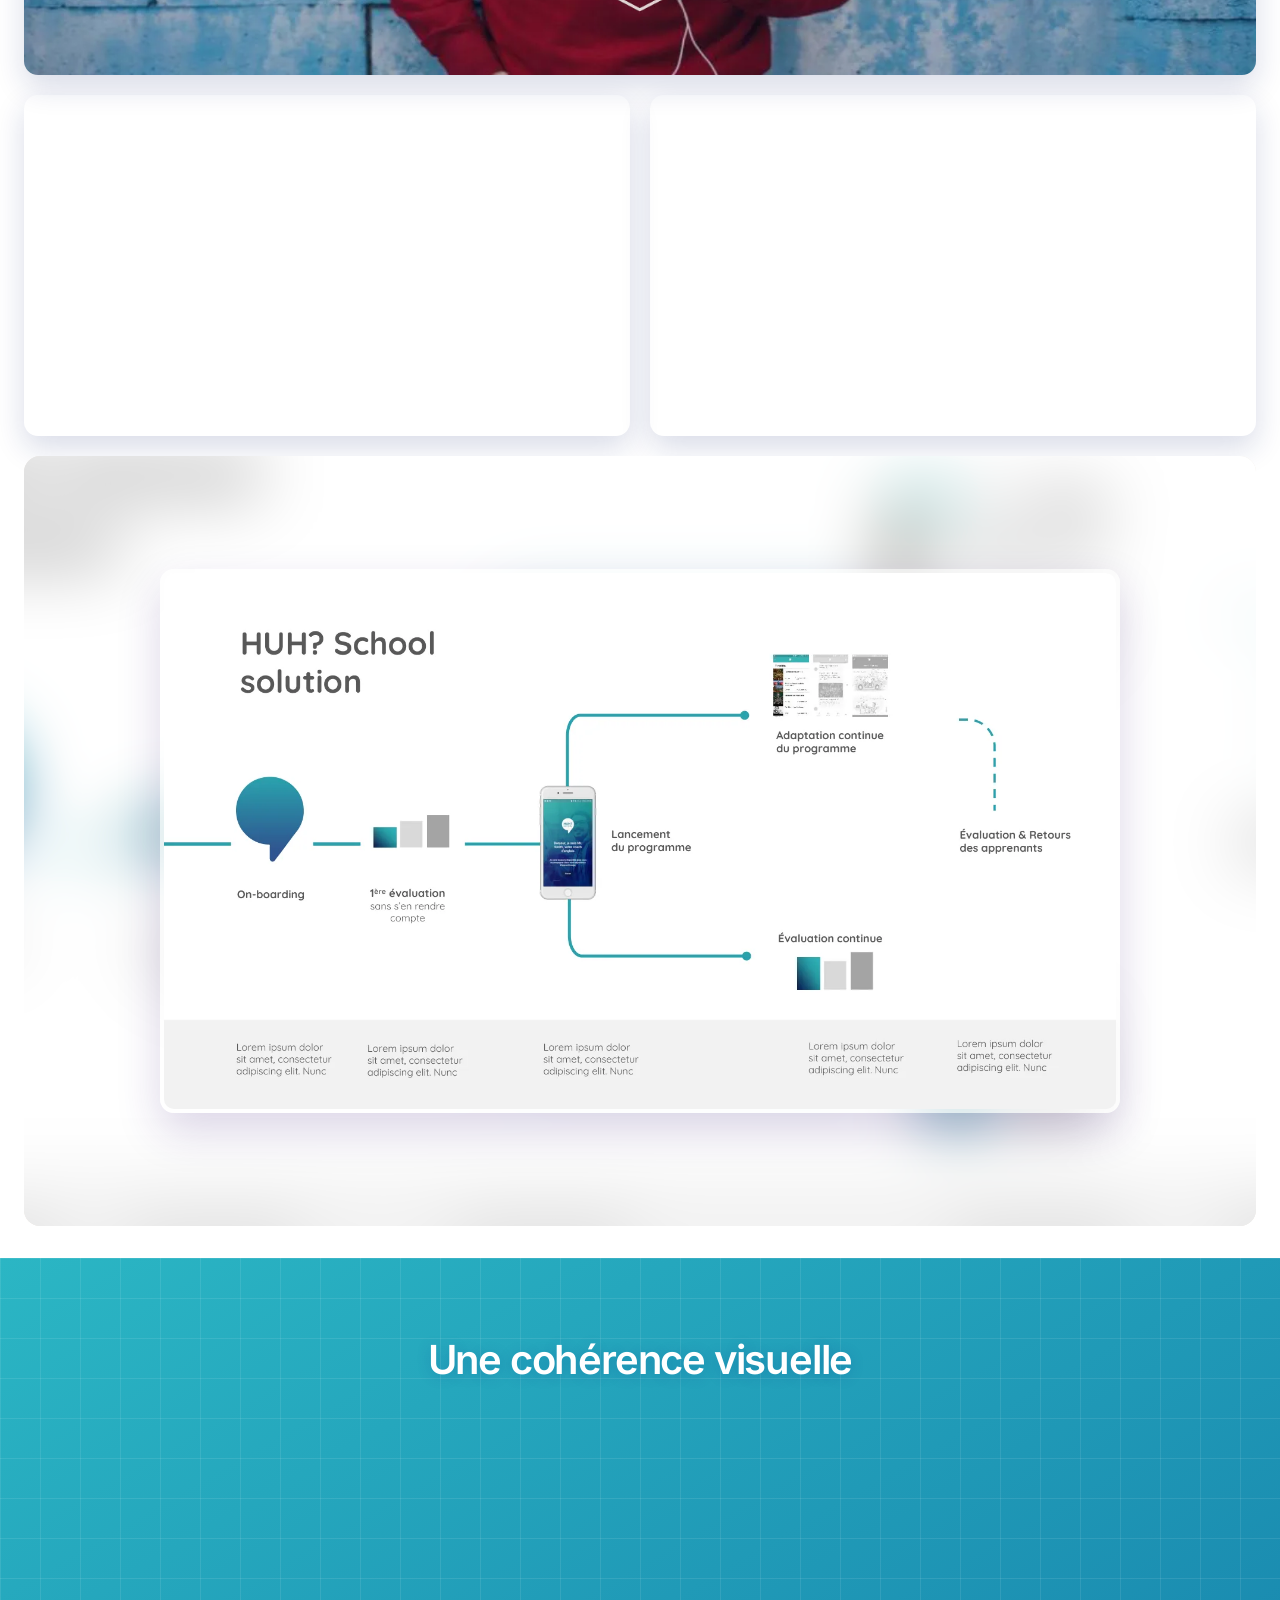
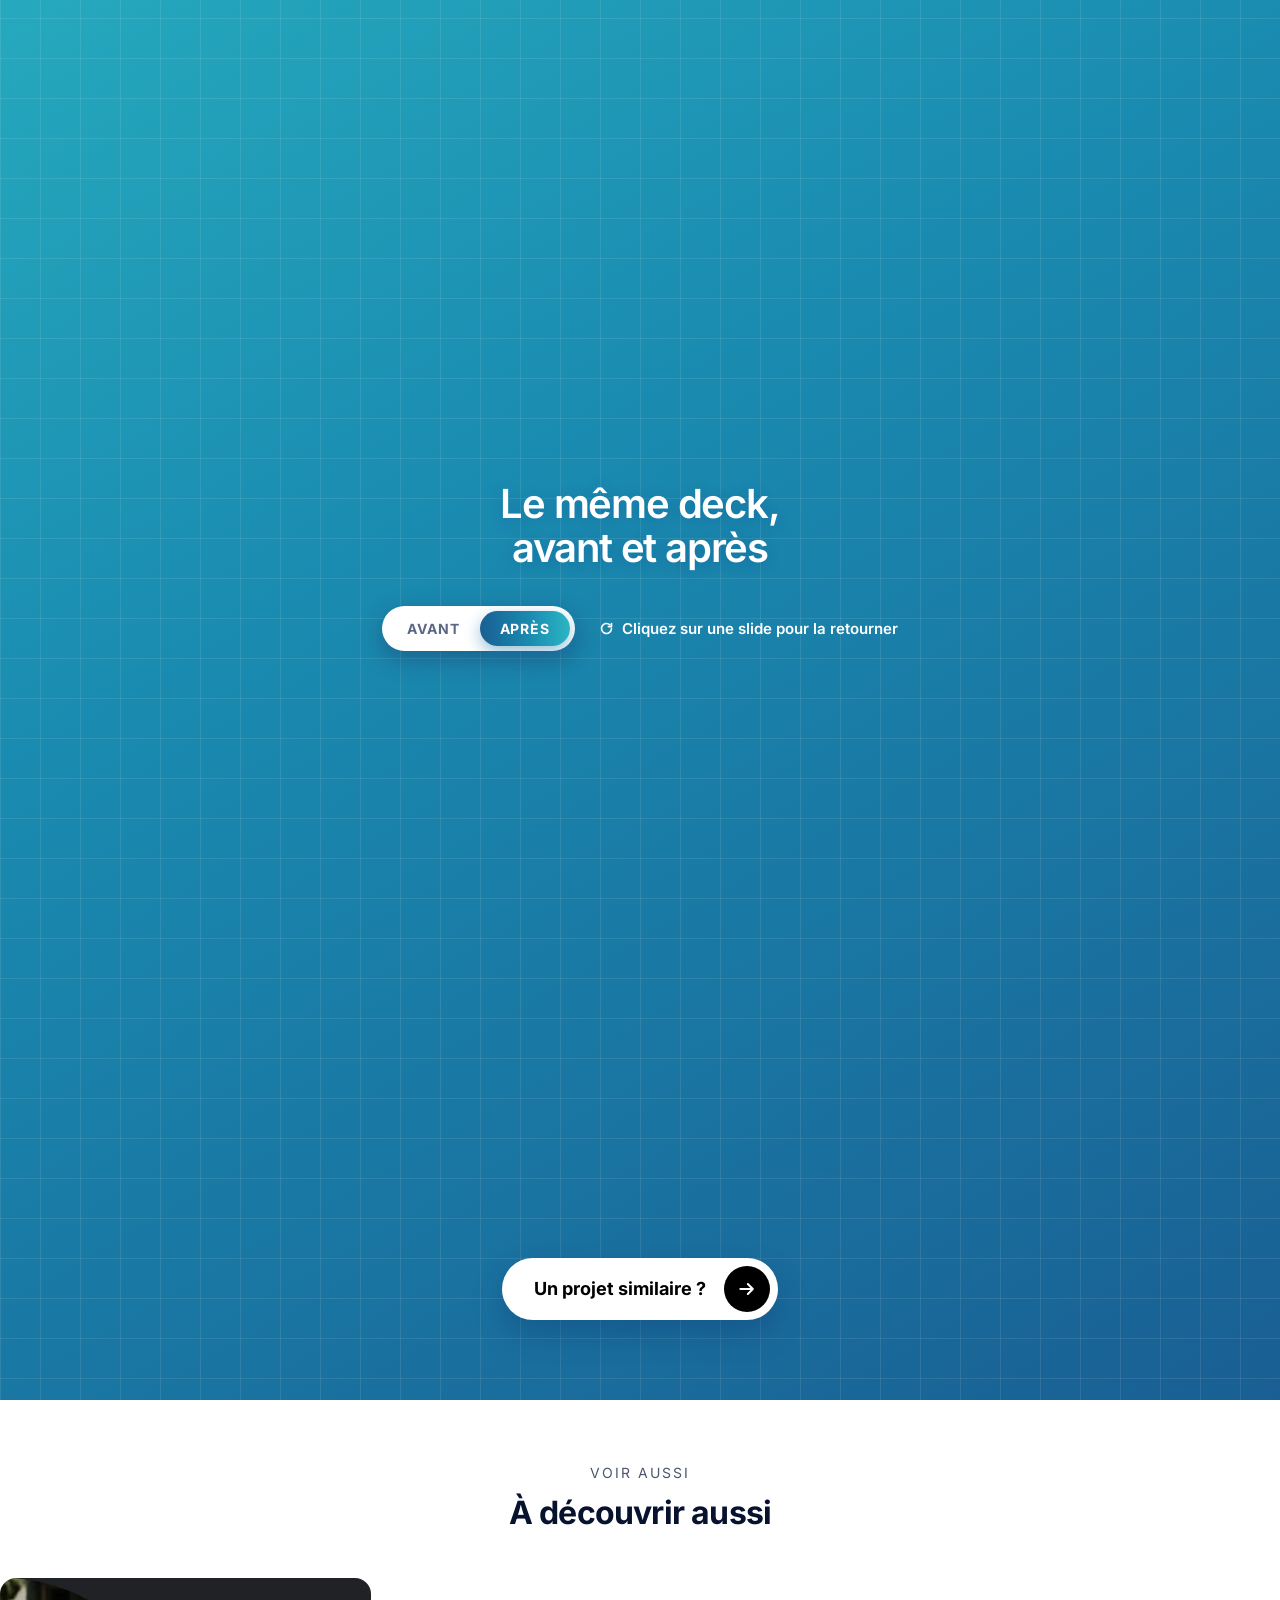
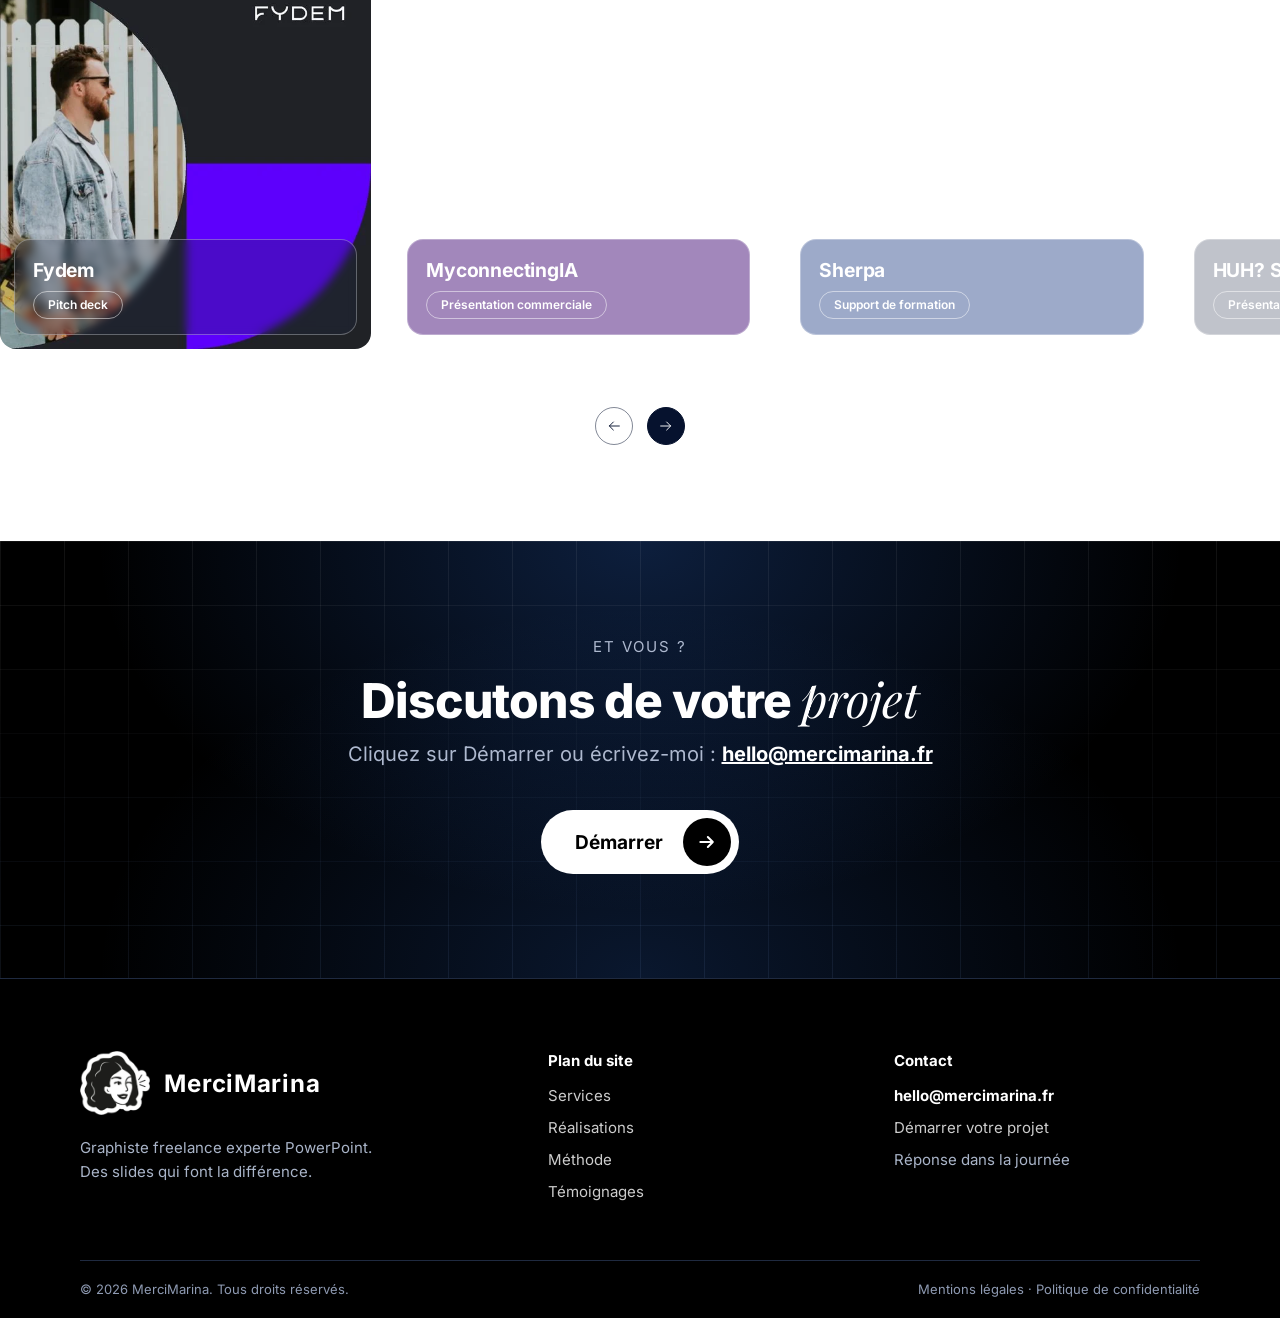
<file: realisation-huh-school.html>
<!DOCTYPE html>
<html lang="fr">
<head>
<meta charset="utf-8">
<meta name="viewport" content="width=device-width, initial-scale=1, viewport-fit=cover">
<title>HUH? School : présentation commerciale | MerciMarina</title>
<meta name="description" content="Refonte de la présentation commerciale de HUH? School, programme de formation à l’anglais en entreprise porté par une application mobile : une identité épurée pour expliquer le besoin et simplifier la partie technique. Réalisation de Marina, graphiste PowerPoint freelance.">
<link rel="canonical" href="https://mercimarina.fr/realisation-huh-school.html">
<meta name="robots" content="index,follow,max-image-preview:large">
<meta name="theme-color" content="#6fb1f7">
<meta name="color-scheme" content="light">
<meta property="og:type" content="article"><meta property="og:locale" content="fr_FR"><meta property="og:site_name" content="MerciMarina">
<meta property="og:title" content="HUH? School : présentation commerciale | MerciMarina"><meta property="og:description" content="Refonte de la présentation commerciale de HUH? School, programme de formation à l’anglais en entreprise porté par une application mobile : une identité épurée pour expliquer le besoin et simplifier la partie technique. Réalisation de Marina, graphiste PowerPoint freelance."><meta property="og:url" content="https://mercimarina.fr/realisation-huh-school.html">
<meta property="og:image" content="https://mercimarina.fr/og-huh-school.jpg"><meta property="og:image:width" content="1200"><meta property="og:image:height" content="630"><meta property="og:image:alt" content="Slide de couverture de la présentation HUH? School">
<meta name="twitter:card" content="summary_large_image">
<link rel="icon" type="image/png" href="favicon.png">
<link rel="apple-touch-icon" href="apple-touch-icon.png">
<link rel="preload" href="fonts/inter-latin-wght-normal.woff2" as="font" type="font/woff2" crossorigin>
<link rel="preload" href="fonts/playfair-display-latin-wght-italic.woff2" as="font" type="font/woff2" crossorigin>
<link rel="stylesheet" href="style.css?v=9">
<link rel="stylesheet" href="realisation.css?v=11">
</head>
<body>
<svg width="0" height="0" style="position:absolute" aria-hidden="true">
  <symbol id="arr" viewBox="0 0 24 24"><path d="M4 12h15M13 6l6 6-6 6"/></symbol>
  <symbol id="rz-flip" viewBox="0 0 24 24"><path d="M20 12a8 8 0 1 1-2.6-5.9"/><path d="M20 4v5h-5"/></symbol>
</svg>

<!-- ═════ EN-TÊTE (identique à la page d'accueil) ═════ -->
<header class="site solid past"><div class="hbar">
  <a class="hback" href="index.html#realisations"><span class="hback-ic"><svg viewBox="0 0 24 24" aria-hidden="true"><use href="#arr"/></svg></span>Retour</a>
  <div class="hright"><a class="pill dark hcta" href="#contact" data-open-form>Contact<span class="ic"><svg viewBox="0 0 24 24" aria-hidden="true"><use href="#arr"/></svg></span></a><button class="burger" aria-label="Ouvrir le menu" aria-expanded="false" aria-controls="nav"><span></span><span></span></button></div>
  <nav id="nav" aria-label="Navigation principale"><a href="index.html">Page d’accueil</a><a href="index.html#services">Services</a><a href="index.html#realisations">Réalisations</a><a href="index.html#methode">Méthode</a><a href="index.html#temoignages">Témoignages</a></nav>
</div></header>

<main class="rz" id="top">

  <!-- ═════ 1. Logos + titre ═════ -->
  <section class="rz-top">
    <div class="rz-hd">
      <img class="rz-stk" src="logo-marina.png" width="202" height="184" alt="Marina">
      <span class="rz-amp" aria-hidden="true">&amp;</span>
      <img class="rz-lg rz-lg--sq" src="logo-huh-school.png" width="160" height="216" alt="HUH? School">
    </div>
    <h1 class="rz-ttl">Présentation <span class="rz-pf">commerciale</span></h1>
  </section>

  <!-- ═════ 2. Introduction + slides de démonstration ═════ -->
  <section class="rz-gcard">
    <div class="rz-wr">
      <div class="rz-itl">
        <p><b>J’ai repensé la présentation commerciale</b> de HUH? School, un programme de formation à l’anglais en entreprise porté par une application mobile. L’objectif : donner à l’offre une image moderne, mettre l’application en scène et rendre le parcours de formation simple à comprendre pour les décisionnaires RH.</p>
        <p class="rz-note">Pour des raisons de confidentialité, le contenu des slides est remplacé par du faux texte.</p>
      </div>
      <div class="rz-g16"><img class="rz-gimg" src="huh-demo-02.webp" width="1600" height="900" alt="Slide « Découvrez Mr Smith » de la présentation HUH? School" fetchpriority="high"></div>
      <p class="rz-slcap">Une identité épurée<br>pour expliquer le besoin</p>
      <div class="rz-two">
        <div class="rz-g16"><img class="rz-gimg" src="huh-demo-01.webp" width="1600" height="900" alt="Slide de la présentation HUH? School" loading="lazy" decoding="async"></div>
        <div class="rz-g16"><img class="rz-gimg" src="huh-demo-07.webp" width="1600" height="900" alt="Slide de la présentation HUH? School" loading="lazy" decoding="async"></div>
      </div>
      <div class="rz-two rz-duo">
        <div class="rz-stack"><div class="rz-g16"><img class="rz-gimg" src="huh-demo-03.webp" width="1600" height="900" alt="Slide de la présentation HUH? School" loading="lazy" decoding="async"></div><div class="rz-g16"><img class="rz-gimg" src="huh-demo-04.webp" width="1600" height="900" alt="Slide de la présentation HUH? School" loading="lazy" decoding="async"></div></div>
        <div class="rz-stack"><div class="rz-g16"><img class="rz-gimg" src="huh-demo-05.webp" width="1600" height="900" alt="Slide de la présentation HUH? School" loading="lazy" decoding="async"></div><div class="rz-g16"><img class="rz-gimg" src="huh-demo-06.webp" width="1600" height="900" alt="Slide de la présentation HUH? School" loading="lazy" decoding="async"></div></div>
      </div>
      <p class="rz-slcap">Simplifier la partie technique</p>
      <div class="rz-g16"><img class="rz-gimg" src="huh-demo-08.webp" width="1600" height="900" alt="Slide de la présentation HUH? School" loading="lazy" decoding="async"></div>
      <div class="rz-two">
        <div class="rz-g16"><img class="rz-gimg" src="huh-demo-09.webp" width="1600" height="900" alt="Slide de la présentation HUH? School" loading="lazy" decoding="async"></div>
        <div class="rz-g16"><img class="rz-gimg" src="huh-demo-13.webp" width="1600" height="900" alt="Slide de la présentation HUH? School" loading="lazy" decoding="async"></div>
      </div>
      <div class="rz-gbg">
        <img class="rz-gbg-fill rz-gbg-blur" src="huh-demo-11.webp" width="1600" height="900" alt="" loading="lazy" decoding="async">
        <img class="rz-gfront" src="huh-demo-11.webp" width="1600" height="900" alt="Slide de la présentation HUH? School" loading="lazy" decoding="async">
      </div>
    </div>
  </section>

  <!-- ═════ BANDEAU (couleurs HUH? School) ═════ -->
  <section class="rz-band" style="--band-bg:linear-gradient(150deg,#2bb6c4 0%,#1a8bb0 45%,#195f93 100%);--ba-on:linear-gradient(90deg,#195f93,#1a8bb0 55%,#2bb6c4);--ba-sh:rgba(26,120,170,.45)">

    <!-- 3. Carrousel « cohérence visuelle » -->
    <h2 class="rz-bandt">Une cohérence visuelle</h2>
    <div id="wall" class="rz-wall" role="img" aria-label="Aperçu en mosaïque des slides de la présentation">
      <div class="rz-wall-in">
        <div class="rz-wrow">
          <img class="rz-wimg" src="huh-apres-03.webp" width="900" height="506" alt="" loading="lazy" decoding="async">
          <img class="rz-wimg" src="huh-apres-08.webp" width="900" height="506" alt="" loading="lazy" decoding="async">
          <img class="rz-wimg" src="huh-apres-02.webp" width="900" height="506" alt="" loading="lazy" decoding="async">
          <img class="rz-wimg" src="huh-apres-10.webp" width="900" height="506" alt="" loading="lazy" decoding="async">
          <img class="rz-wimg" src="huh-apres-12.webp" width="900" height="506" alt="" loading="lazy" decoding="async">
          <img class="rz-wimg" src="huh-apres-05.webp" width="900" height="506" alt="" loading="lazy" decoding="async">
        </div>
        <div class="rz-wrow">
          <img class="rz-wimg" src="huh-apres-01.webp" width="900" height="506" alt="" loading="lazy" decoding="async">
          <img class="rz-wimg" src="huh-apres-09.webp" width="900" height="506" alt="" loading="lazy" decoding="async">
          <img class="rz-wimg" src="huh-apres-04.webp" width="900" height="506" alt="" loading="lazy" decoding="async">
          <img class="rz-wimg" src="huh-apres-13.webp" width="900" height="506" alt="" loading="lazy" decoding="async">
          <img class="rz-wimg" src="huh-apres-06.webp" width="900" height="506" alt="" loading="lazy" decoding="async">
          <img class="rz-wimg" src="huh-apres-11.webp" width="900" height="506" alt="" loading="lazy" decoding="async">
          <img class="rz-wimg" src="huh-apres-07.webp" width="900" height="506" alt="" loading="lazy" decoding="async">
        </div>
      </div>
    </div>

    <!-- 4. Grille avant / après -->
    <div class="rz-bawrap">
      <h2 class="rz-bandt rz-bandt--ba">Le même deck,<br>avant et après</h2>
      <div class="rz-babar">
        <div class="rz-bastate" role="group" aria-label="Version affichée">
          <button type="button" id="baA">Avant</button>
          <button type="button" id="baB" class="on">Après</button>
        </div>
        <div class="rz-bahint"><svg class="rz-ic" viewBox="0 0 24 24" width="15" height="15" aria-hidden="true"><use href="#rz-flip"/></svg><span>Cliquez sur une slide pour la retourner</span></div>
      </div>
      <div class="rz-bagrid" id="bagrid">
        <button class="rz-batile" style="--o:1" type="button" aria-label="Slide 1 : afficher l’autre version">
          <span class="rz-bacard">
            <span class="rz-baface"><img src="huh-avant-01.webp" width="900" height="506" alt="Slide 1, avant" draggable="false" loading="lazy" decoding="async"><span class="rz-flipic"><svg viewBox="0 0 24 24" width="14" height="14" aria-hidden="true"><use href="#rz-flip"/></svg></span><span class="rz-batag">Avant</span></span>
            <span class="rz-baface rz-baback"><img src="huh-apres-01.webp" width="900" height="506" alt="Slide 1, après" draggable="false" loading="lazy" decoding="async"><span class="rz-flipic"><svg viewBox="0 0 24 24" width="14" height="14" aria-hidden="true"><use href="#rz-flip"/></svg></span></span>
          </span>
        </button>
        <button class="rz-batile" style="--o:3" type="button" aria-label="Slide 2 : afficher l’autre version">
          <span class="rz-bacard">
            <span class="rz-baface"><img src="huh-avant-03b.webp" width="900" height="506" alt="Slide 2, avant" draggable="false" loading="lazy" decoding="async"><span class="rz-flipic"><svg viewBox="0 0 24 24" width="14" height="14" aria-hidden="true"><use href="#rz-flip"/></svg></span><span class="rz-batag">Avant</span></span>
            <span class="rz-baface rz-baback"><img src="huh-apres-03.webp" width="900" height="506" alt="Slide 2, après" draggable="false" loading="lazy" decoding="async"><span class="rz-flipic"><svg viewBox="0 0 24 24" width="14" height="14" aria-hidden="true"><use href="#rz-flip"/></svg></span></span>
          </span>
        </button>
        <button class="rz-batile" style="--o:5" type="button" aria-label="Slide 3 : afficher l’autre version">
          <span class="rz-bacard">
            <span class="rz-baface"><img src="huh-avant-04.webp" width="900" height="506" alt="Slide 3, avant" draggable="false" loading="lazy" decoding="async"><span class="rz-flipic"><svg viewBox="0 0 24 24" width="14" height="14" aria-hidden="true"><use href="#rz-flip"/></svg></span><span class="rz-batag">Avant</span></span>
            <span class="rz-baface rz-baback"><img src="huh-apres-05.webp" width="900" height="506" alt="Slide 3, après" draggable="false" loading="lazy" decoding="async"><span class="rz-flipic"><svg viewBox="0 0 24 24" width="14" height="14" aria-hidden="true"><use href="#rz-flip"/></svg></span></span>
          </span>
        </button>
        <button class="rz-batile" style="--o:7" type="button" aria-label="Slide 4 : afficher l’autre version">
          <span class="rz-bacard">
            <span class="rz-baface"><img src="huh-avant-05b.webp" width="900" height="506" alt="Slide 4, avant" draggable="false" loading="lazy" decoding="async"><span class="rz-flipic"><svg viewBox="0 0 24 24" width="14" height="14" aria-hidden="true"><use href="#rz-flip"/></svg></span><span class="rz-batag">Avant</span></span>
            <span class="rz-baface rz-baback"><img src="huh-apres-08.webp" width="900" height="506" alt="Slide 4, après" draggable="false" loading="lazy" decoding="async"><span class="rz-flipic"><svg viewBox="0 0 24 24" width="14" height="14" aria-hidden="true"><use href="#rz-flip"/></svg></span></span>
          </span>
        </button>
        <button class="rz-batile" style="--o:2" type="button" aria-label="Slide 5 : afficher l’autre version">
          <span class="rz-bacard">
            <span class="rz-baface"><img src="huh-avant-02.webp" width="900" height="506" alt="Slide 5, avant" draggable="false" loading="lazy" decoding="async"><span class="rz-flipic"><svg viewBox="0 0 24 24" width="14" height="14" aria-hidden="true"><use href="#rz-flip"/></svg></span><span class="rz-batag">Avant</span></span>
            <span class="rz-baface rz-baback"><img src="huh-apres-02.webp" width="900" height="506" alt="Slide 5, après" draggable="false" loading="lazy" decoding="async"><span class="rz-flipic"><svg viewBox="0 0 24 24" width="14" height="14" aria-hidden="true"><use href="#rz-flip"/></svg></span></span>
          </span>
        </button>
        <button class="rz-batile" style="--o:4" type="button" aria-label="Slide 6 : afficher l’autre version">
          <span class="rz-bacard">
            <span class="rz-baface"><img src="huh-avant-03c.webp" width="900" height="506" alt="Slide 6, avant" draggable="false" loading="lazy" decoding="async"><span class="rz-flipic"><svg viewBox="0 0 24 24" width="14" height="14" aria-hidden="true"><use href="#rz-flip"/></svg></span><span class="rz-batag">Avant</span></span>
            <span class="rz-baface rz-baback"><img src="huh-apres-04.webp" width="900" height="506" alt="Slide 6, après" draggable="false" loading="lazy" decoding="async"><span class="rz-flipic"><svg viewBox="0 0 24 24" width="14" height="14" aria-hidden="true"><use href="#rz-flip"/></svg></span></span>
          </span>
        </button>
        <button class="rz-batile" style="--o:6" type="button" aria-label="Slide 7 : afficher l’autre version">
          <span class="rz-bacard">
            <span class="rz-baface"><img src="huh-avant-04b.webp" width="900" height="506" alt="Slide 7, avant" draggable="false" loading="lazy" decoding="async"><span class="rz-flipic"><svg viewBox="0 0 24 24" width="14" height="14" aria-hidden="true"><use href="#rz-flip"/></svg></span><span class="rz-batag">Avant</span></span>
            <span class="rz-baface rz-baback"><img src="huh-apres-06.webp" width="900" height="506" alt="Slide 7, après" draggable="false" loading="lazy" decoding="async"><span class="rz-flipic"><svg viewBox="0 0 24 24" width="14" height="14" aria-hidden="true"><use href="#rz-flip"/></svg></span></span>
          </span>
        </button>
        <button class="rz-batile" style="--o:8" type="button" aria-label="Slide 8 : afficher l’autre version">
          <span class="rz-bacard">
            <span class="rz-baface"><img src="huh-avant-05.webp" width="900" height="506" alt="Slide 8, avant" draggable="false" loading="lazy" decoding="async"><span class="rz-flipic"><svg viewBox="0 0 24 24" width="14" height="14" aria-hidden="true"><use href="#rz-flip"/></svg></span><span class="rz-batag">Avant</span></span>
            <span class="rz-baface rz-baback"><img src="huh-apres-09.webp" width="900" height="506" alt="Slide 8, après" draggable="false" loading="lazy" decoding="async"><span class="rz-flipic"><svg viewBox="0 0 24 24" width="14" height="14" aria-hidden="true"><use href="#rz-flip"/></svg></span></span>
          </span>
        </button>
        <button class="rz-batile" style="--o:9" type="button" aria-label="Slide 9 : afficher l’autre version">
          <span class="rz-bacard">
            <span class="rz-baface"><img src="huh-avant-06.webp" width="900" height="506" alt="Slide 9, avant" draggable="false" loading="lazy" decoding="async"><span class="rz-flipic"><svg viewBox="0 0 24 24" width="14" height="14" aria-hidden="true"><use href="#rz-flip"/></svg></span><span class="rz-batag">Avant</span></span>
            <span class="rz-baface rz-baback"><img src="huh-apres-10.webp" width="900" height="506" alt="Slide 9, après" draggable="false" loading="lazy" decoding="async"><span class="rz-flipic"><svg viewBox="0 0 24 24" width="14" height="14" aria-hidden="true"><use href="#rz-flip"/></svg></span></span>
          </span>
        </button>
        <button class="rz-batile" style="--o:10" type="button" aria-label="Slide 10 : afficher l’autre version">
          <span class="rz-bacard">
            <span class="rz-baface"><img src="huh-avant-07.webp" width="900" height="506" alt="Slide 10, avant" draggable="false" loading="lazy" decoding="async"><span class="rz-flipic"><svg viewBox="0 0 24 24" width="14" height="14" aria-hidden="true"><use href="#rz-flip"/></svg></span><span class="rz-batag">Avant</span></span>
            <span class="rz-baface rz-baback"><img src="huh-apres-11.webp" width="900" height="506" alt="Slide 10, après" draggable="false" loading="lazy" decoding="async"><span class="rz-flipic"><svg viewBox="0 0 24 24" width="14" height="14" aria-hidden="true"><use href="#rz-flip"/></svg></span></span>
          </span>
        </button>
        <button class="rz-batile" style="--o:11" type="button" aria-label="Slide 11 : afficher l’autre version">
          <span class="rz-bacard">
            <span class="rz-baface"><img src="huh-avant-08.webp" width="900" height="506" alt="Slide 11, avant" draggable="false" loading="lazy" decoding="async"><span class="rz-flipic"><svg viewBox="0 0 24 24" width="14" height="14" aria-hidden="true"><use href="#rz-flip"/></svg></span><span class="rz-batag">Avant</span></span>
            <span class="rz-baface rz-baback"><img src="huh-apres-12.webp" width="900" height="506" alt="Slide 11, après" draggable="false" loading="lazy" decoding="async"><span class="rz-flipic"><svg viewBox="0 0 24 24" width="14" height="14" aria-hidden="true"><use href="#rz-flip"/></svg></span></span>
          </span>
        </button>
        <button class="rz-batile" style="--o:12" type="button" aria-label="Slide 12 : afficher l’autre version">
          <span class="rz-bacard">
            <span class="rz-baface"><img src="huh-avant-09.webp" width="900" height="506" alt="Slide 12, avant" draggable="false" loading="lazy" decoding="async"><span class="rz-flipic"><svg viewBox="0 0 24 24" width="14" height="14" aria-hidden="true"><use href="#rz-flip"/></svg></span><span class="rz-batag">Avant</span></span>
            <span class="rz-baface rz-baback"><img src="huh-apres-13.webp" width="900" height="506" alt="Slide 12, après" draggable="false" loading="lazy" decoding="async"><span class="rz-flipic"><svg viewBox="0 0 24 24" width="14" height="14" aria-hidden="true"><use href="#rz-flip"/></svg></span></span>
          </span>
        </button>
      </div>
    </div>

    <div class="rz-cta"><a class="pill" href="#contact" data-open-form>Un projet similaire ?<span class="ic"><svg viewBox="0 0 24 24" aria-hidden="true"><use href="#arr"/></svg></span></a></div>
  </section>

  <!-- ═════ 5. ✎ À PERSONNALISER : à découvrir aussi (remplacer les href par les pages réalisations) ═════ -->
  <section class="rz-vsec">
    <div class="rz-vsec-in">
      <div class="rz-vhead">
        <span class="rz-veyebrow">Voir aussi</span>
        <h2 class="rz-vh2">À découvrir aussi</h2>
      </div>
      <div id="vwks" class="rz-vwks">
        <a class="rz-vwk rz-vk-fydem" href="realisation-fydem.html"><span class="rz-vfl"><span class="rz-vfi">
          <img src="voir-fydem.webp" width="600" height="600" alt="Fydem" loading="lazy" decoding="async"><img class="rz-vb" src="voir-fydem-exemple.webp" width="600" height="600" alt="" loading="lazy" decoding="async">
          <span class="rz-vgl"><span class="rz-vh3">Fydem</span><span class="rz-vtag">Pitch deck</span></span>
        </span></span></a>
        <a class="rz-vwk rz-vk-myconnectingia" href="realisation-myconnectingia.html"><span class="rz-vfl"><span class="rz-vfi">
          <img src="voir-myconnectingia.webp" width="600" height="600" alt="MyconnectingIA" loading="lazy" decoding="async"><img class="rz-vb" src="voir-myconnectingia-exemple.webp" width="600" height="600" alt="" loading="lazy" decoding="async">
          <span class="rz-vgl"><span class="rz-vh3">MyconnectingIA</span><span class="rz-vtag">Présentation commerciale</span></span>
        </span></span></a>
        <a class="rz-vwk rz-vk-sherpa" href="realisation-sherpa.html"><span class="rz-vfl"><span class="rz-vfi">
          <img src="fydem-voir-sherpa-v2.webp" width="600" height="600" alt="Sherpa" loading="lazy" decoding="async"><img class="rz-vb" src="fydem-voir-sherpa-exemple.webp" width="600" height="600" alt="" loading="lazy" decoding="async">
          <span class="rz-vgl"><span class="rz-vh3">Sherpa</span><span class="rz-vtag">Support de formation</span></span>
        </span></span></a>
        <!-- Entourage : masqué pour l’instant, retirer ce commentaire pour le réactiver
        <a class="rz-vwk rz-vk-entourage" href="index.html#realisations"><span class="rz-vfl"><span class="rz-vfi">
          <img src="voir-entourage.webp" width="600" height="600" alt="Entourage" loading="lazy" decoding="async"><img class="rz-vb" src="voir-entourage-exemple.webp" width="600" height="600" alt="" loading="lazy" decoding="async">
          <span class="rz-vgl"><span class="rz-vh3">Entourage</span><span class="rz-vtag">Présentation donateurs</span></span>
        </span></span></a>
        -->
        <a class="rz-vwk rz-vwk--self rz-vk-huh-school" href="#top"><span class="rz-vfl"><span class="rz-vfi">
          <img src="fydem-voir-huh-school.webp" width="600" height="600" alt="HUH? School" loading="lazy" decoding="async"><img class="rz-vb" src="fydem-voir-huh-school-exemple.webp" width="600" height="600" alt="" loading="lazy" decoding="async">
          <span class="rz-vgl"><span class="rz-vh3">HUH? School</span><span class="rz-vtag">Présentation commerciale</span></span>
        </span></span></a>
      </div>
      <div class="rz-vnav">
        <button class="rz-varr rz-varr--prev" type="button" aria-label="Réalisations précédentes"><svg viewBox="0 0 24 24" aria-hidden="true"><use href="#arr"/></svg></button>
        <button class="rz-varr rz-varr--next" type="button" aria-label="Réalisations suivantes"><svg viewBox="0 0 24 24" aria-hidden="true"><use href="#arr"/></svg></button>
      </div>
    </div>
  </section>

  <!-- ═════ INVITATION À CONTACTER (commun : renvoie vers le formulaire de l'accueil) ═════ -->
  <section class="rz-contact" id="contact">
    <div class="rz-contact-in">
      <span class="rz-eyebrow">ET VOUS ?</span>
      <h2 class="rz-ch2">Discutons<br class="rz-mbr"> de votre <span class="rz-pf">projet</span></h2>
      <p class="rz-cmail">Cliquez sur Démarrer<br class="rz-mbr"> ou écrivez-moi : <a href="mailto:hello@mercimarina.fr">hello@mercimarina.fr</a></p>
      <a class="pill rz-start" href="#contact" data-open-form>Démarrer<span class="ic"><svg viewBox="0 0 24 24" aria-hidden="true"><use href="#arr"/></svg></span></a>
    </div>
    <form class="tf" id="tf" hidden action="https://formspree.io/f/mvkkbrel" method="POST" novalidate>
  <input type="hidden" name="_subject" value="Nouvelle demande depuis mercimarina.fr"><input type="text" name="_gotcha" tabindex="-1" autocomplete="off" aria-hidden="true" style="position:absolute;left:-9999px;opacity:0;height:0;width:0">
  <div class="prog"><div class="bar"><i></i></div><span class="cnt">1 / 6</span></div>
  <div class="st on" role="group" aria-labelledby="q1"><p class="qn" id="q1"><em>1</em>De quelle présentation <br class="m">avez-vous besoin ?</p>
   <div class="opts"><label class="opt"><input type="checkbox" name="svc" value="Présentation commerciale"><span>Présentation commerciale</span></label><label class="opt"><input type="checkbox" name="svc" value="Pitch deck"><span>Pitch deck</span></label><label class="opt"><input type="checkbox" name="svc" value="Support de formation"><span>Support de formation</span></label><label class="opt"><input type="checkbox" name="svc" value="Conférence / événement"><span>Conférence / événement</span></label><label class="opt"><input type="checkbox" name="svc" value="Appel d’offres"><span>Appel d’offres</span></label><label class="opt"><input type="checkbox" id="oth" name="svc" value="Autre"><span>Autre</span></label></div>
   <input id="othtxt" name="besoin_autre" type="text" placeholder="Précisez votre besoin…" aria-label="Autre besoin" hidden></div>
  <div class="st"><label class="qn" for="ctx"><em>2</em>Parlez-moi de votre projet</label><textarea id="ctx" name="projet" placeholder="Contexte de la présentation et informations utiles à me communiquer…"></textarea><a class="wt" href="https://wetransfer.com/?to=hello@mercimarina.fr" target="_blank" rel="noopener noreferrer"><span>Envoi de votre présentation via WeTransfer</span><small>(optionnel)</small><svg viewBox="0 0 24 24" aria-hidden="true" width="16" height="16" fill="none" stroke="currentColor" stroke-width="2.2" stroke-linecap="round" stroke-linejoin="round"><path d="M7 17L17 7M8 7h9v9"/></svg></a></div>
  <div class="st"><label class="qn" for="dt"><em>3</em>Votre deadline</label><input id="dt" name="deadline" type="date"></div>
  <div class="st"><label class="qn" for="nm"><em>4</em>Votre prénom et nom</label><input id="nm" name="nom" type="text" autocomplete="name" placeholder="Prénom Nom"></div>
  <div class="st"><label class="qn" for="em"><em>5</em>Votre e-mail</label><p class="opt-note">Obligatoire *</p><input id="em" name="email" type="email" required autocomplete="email" placeholder="Où puis-je vous répondre ?"></div>
  <p class="err" role="alert"></p>
  <div class="tfnav"><button type="button" class="back" hidden>← Retour</button><button type="button" class="pill nx icon" aria-label="Suivant"><span></span></button></div>
  <div class="thanks" role="status"><p class="qn">Merci, votre message est bien parti !</p><p>Je reviens vers vous très vite.</p></div>
 </form>
  </section>
</main>

<!-- ═════ PIED DE PAGE (identique à la page d'accueil) ═════ -->
<footer>
  <div class="wrap ft"><div><a class="flogo" href="index.html" aria-label="Accueil"><img src="marina-graphiste-powerpoint-freelance-logo.webp" alt=""><span>MerciMarina</span></a><p>Graphiste freelance experte PowerPoint.<br>Des slides qui font la différence.</p></div>
  <div><h3>Plan du site</h3><ul><li><a href="index.html#services">Services</a></li><li><a href="index.html#realisations">Réalisations</a></li><li><a href="index.html#methode">Méthode</a></li><li><a href="index.html#temoignages">Témoignages</a></li></ul></div>
  <div><h3>Contact</h3><ul><li><a class="mail" href="mailto:hello@mercimarina.fr">hello@mercimarina.fr</a></li><li><a href="#contact" data-open-form>Démarrer votre projet</a></li><li>Réponse dans la journée</li></ul></div></div>
  <div class="wrap fb"><span>© 2026 MerciMarina. Tous droits réservés.</span><span><a href="mentions-legales.html">Mentions légales</a> · <a href="politique-confidentialite.html">Politique de confidentialité</a></span></div>
</footer>

<script src="realisation.js?v=7" defer></script>
</body>
</html>
</file>
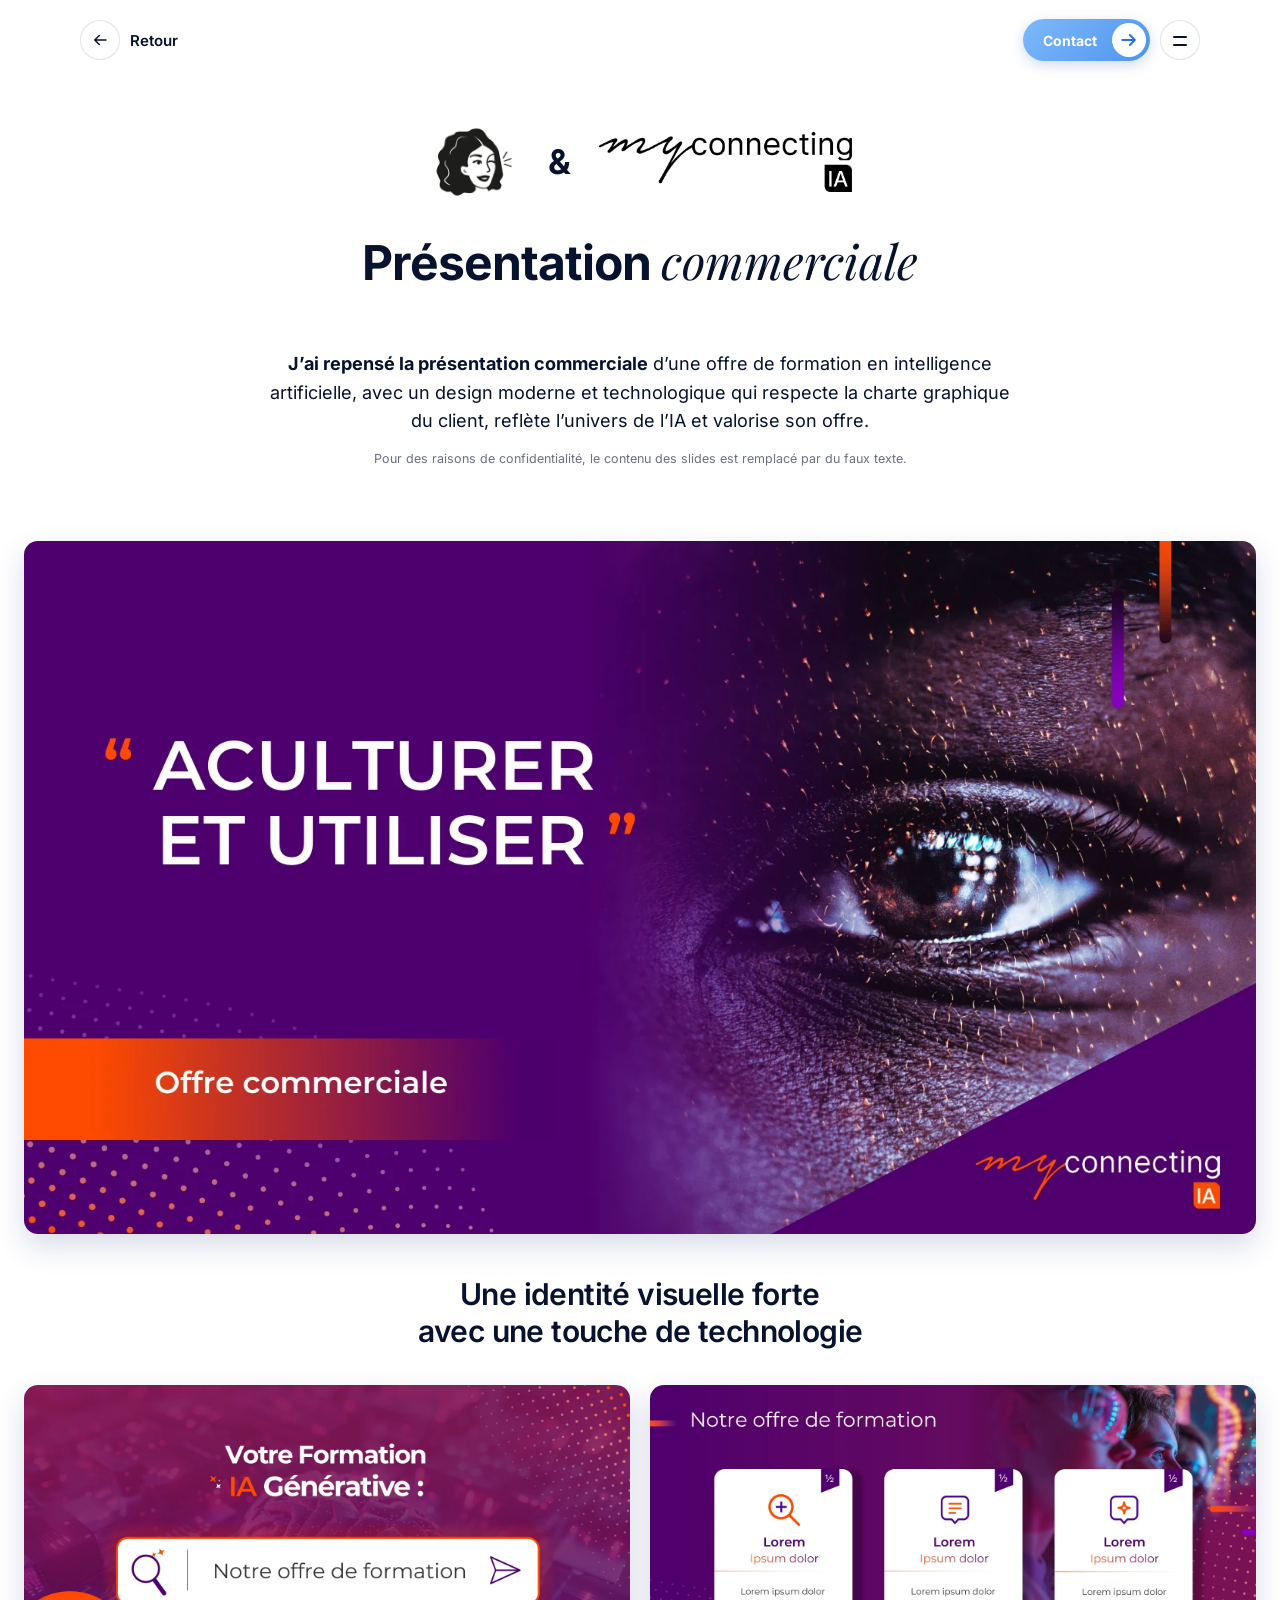
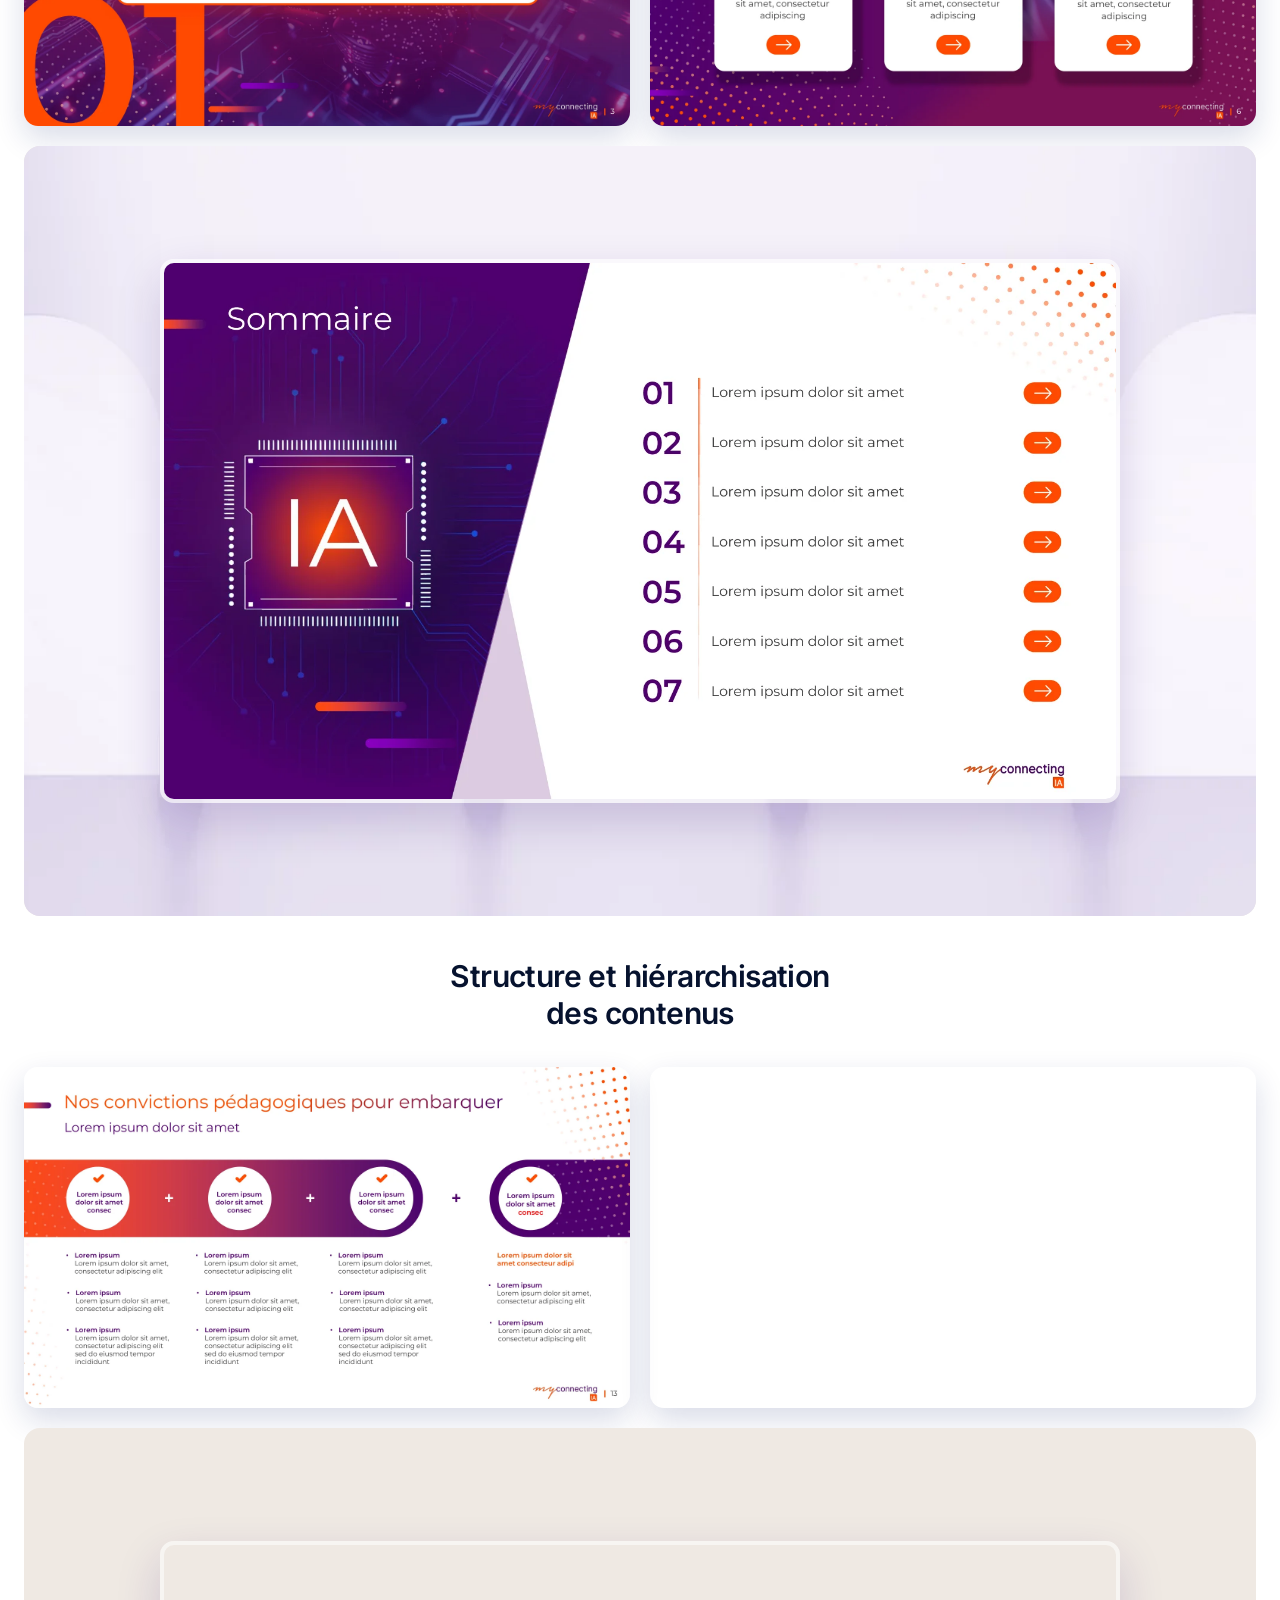
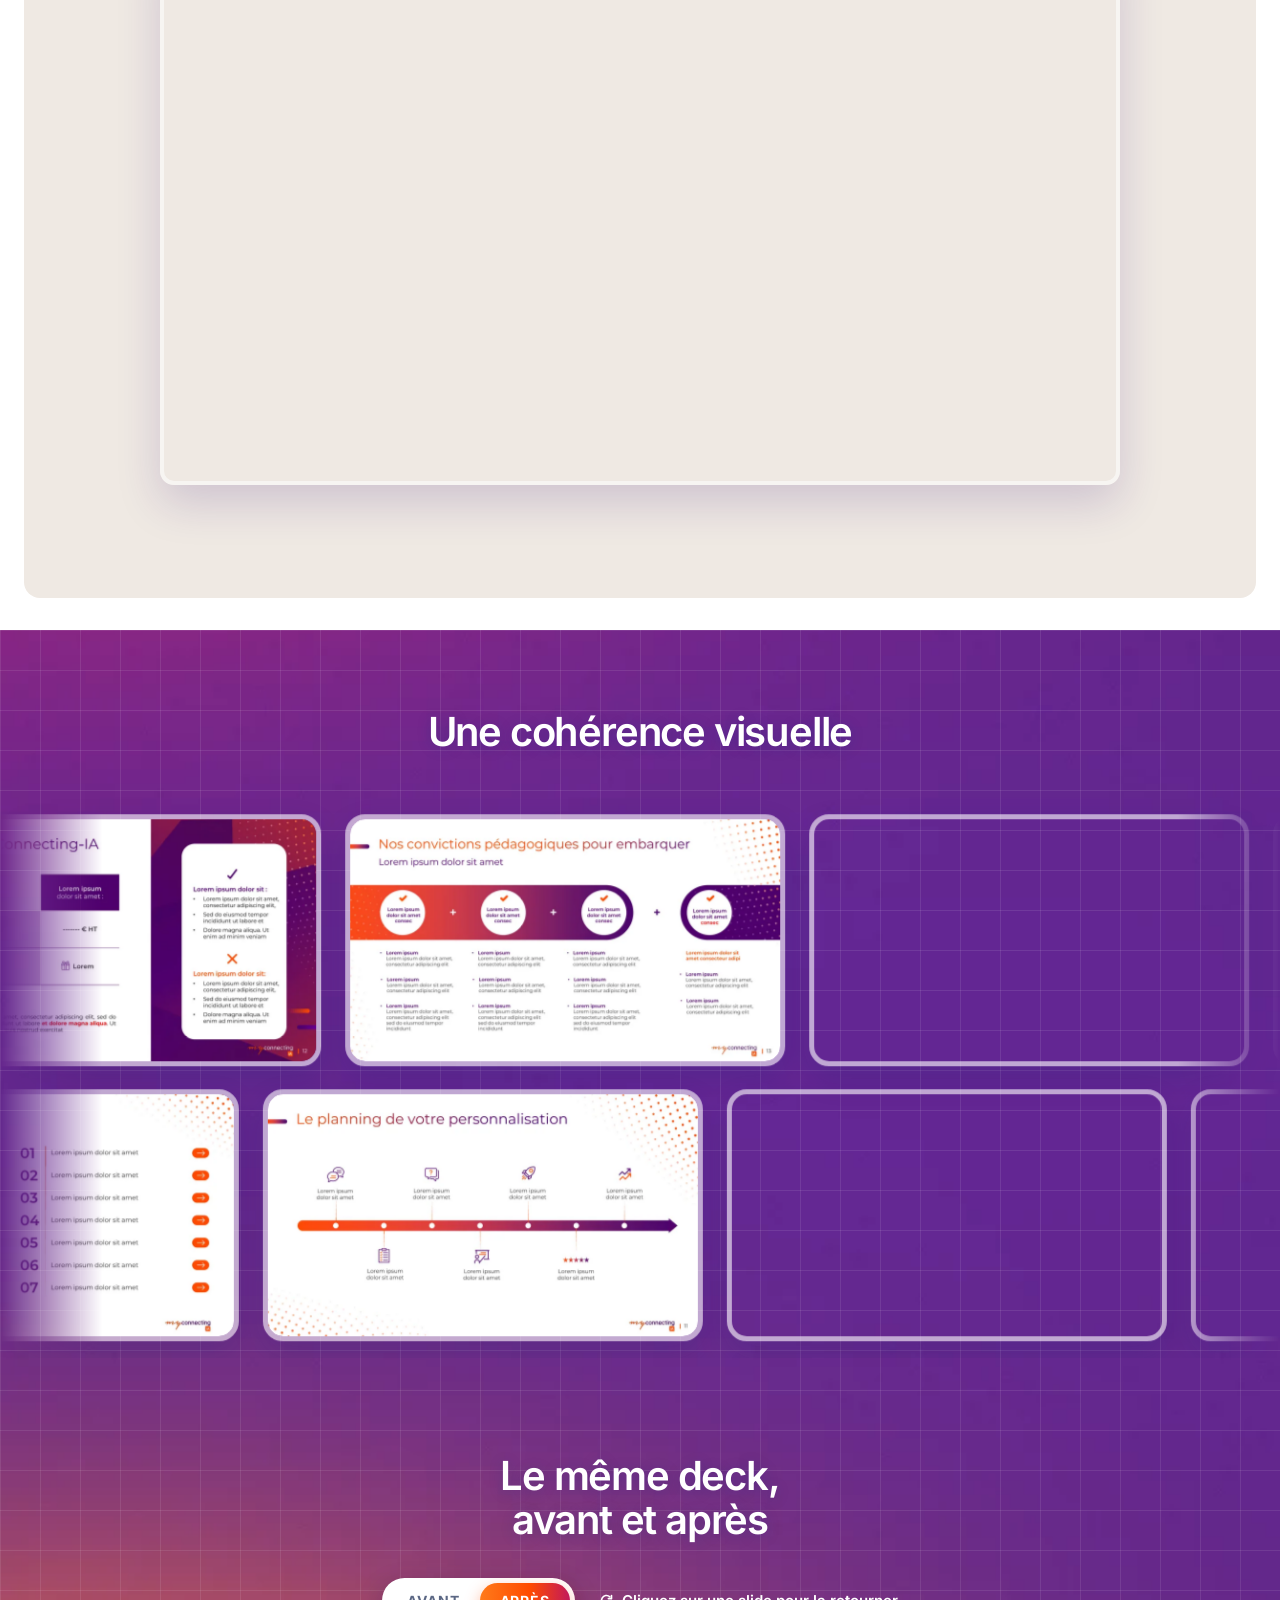
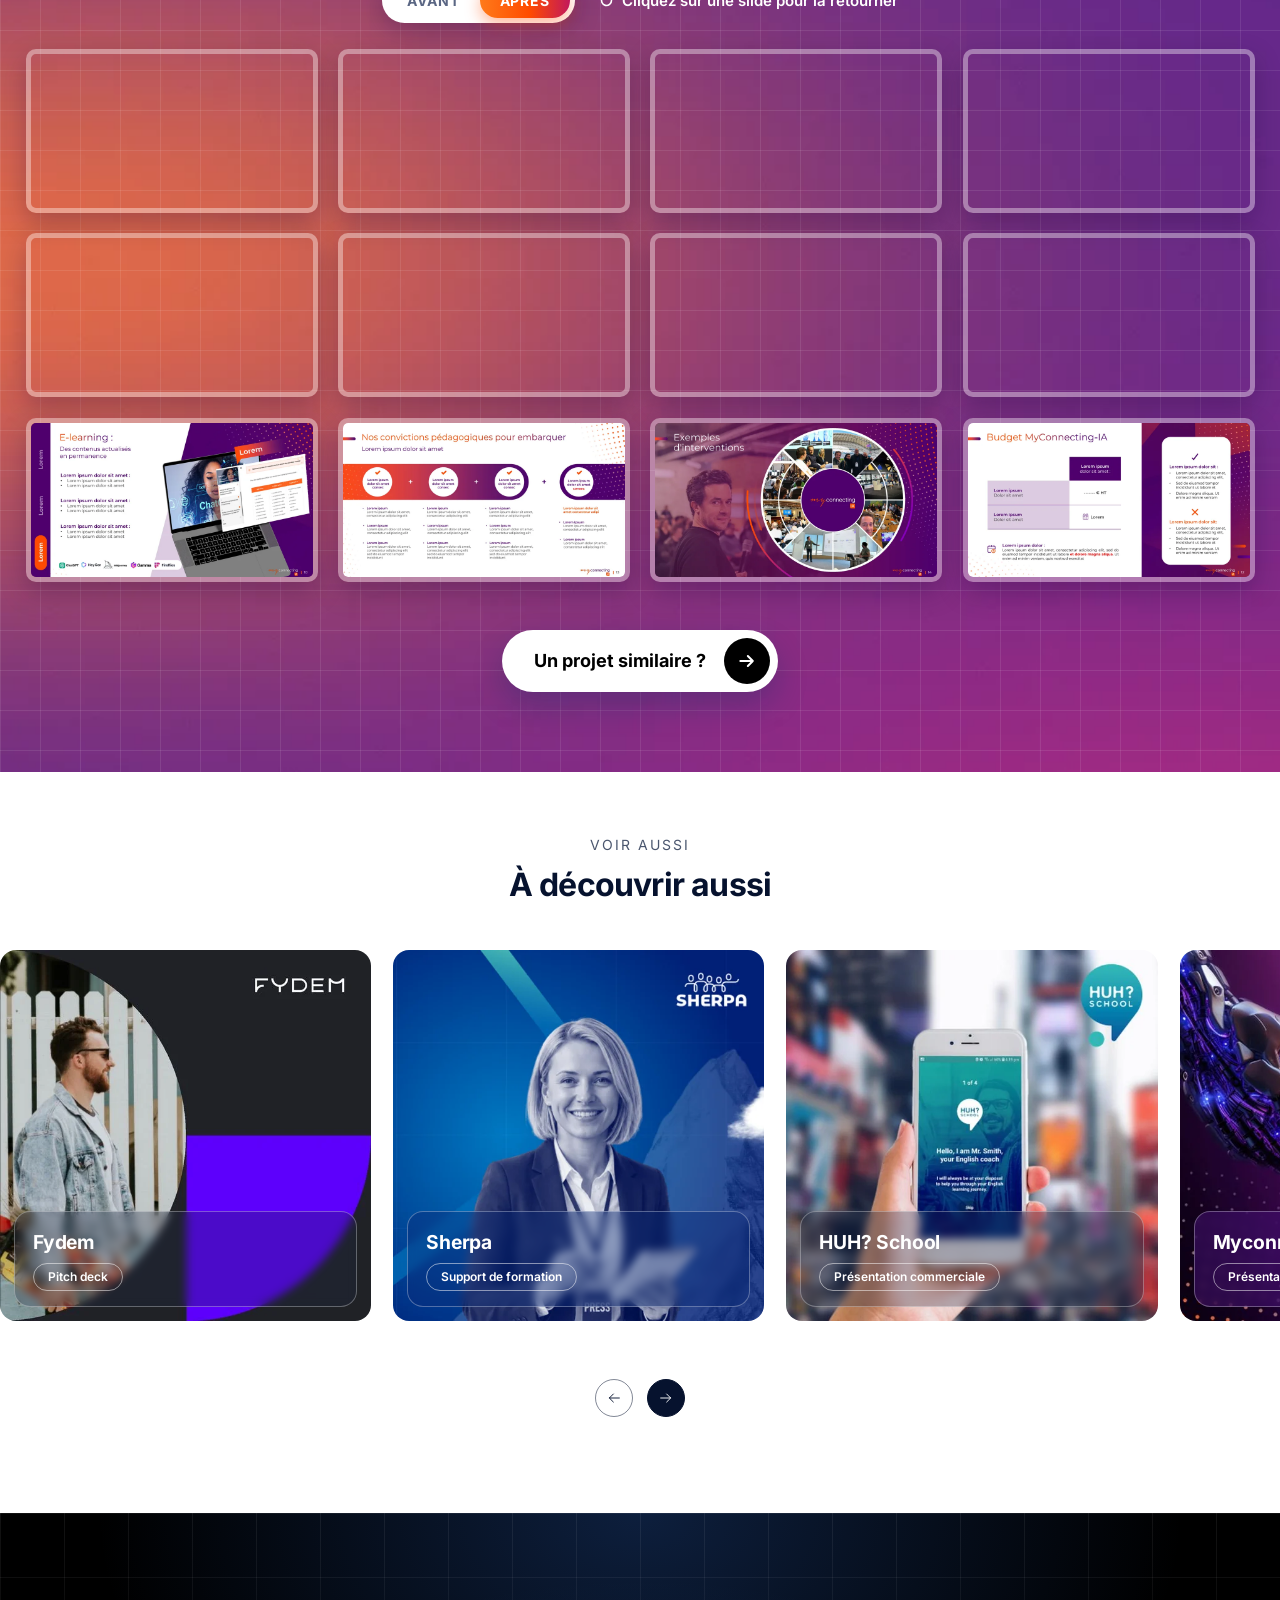
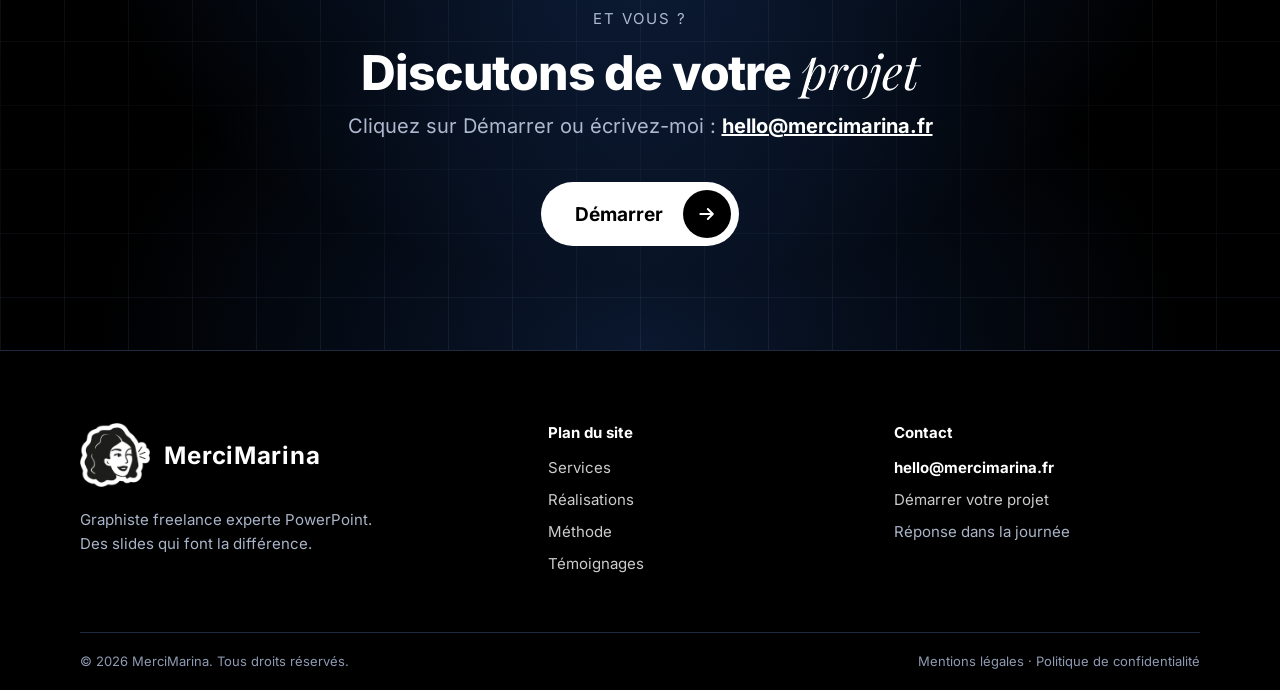
<file: realisation-myconnectingia.html>
<!DOCTYPE html>
<html lang="fr">
<head>
<meta charset="utf-8">
<meta name="viewport" content="width=device-width, initial-scale=1, viewport-fit=cover">
<title>MyconnectingIA : présentation commerciale en IA | MerciMarina</title>
<meta name="description" content="Refonte de la présentation commerciale d’une offre de formation en intelligence artificielle : design moderne et technologique, fidèle à la charte graphique du client. Réalisation de Marina, graphiste PowerPoint freelance.">
<link rel="canonical" href="https://mercimarina.fr/realisation-myconnectingia.html">
<meta name="robots" content="index,follow,max-image-preview:large">
<meta name="theme-color" content="#6fb1f7">
<meta name="color-scheme" content="light">
<meta property="og:type" content="article"><meta property="og:locale" content="fr_FR"><meta property="og:site_name" content="MerciMarina">
<meta property="og:title" content="MyconnectingIA : présentation commerciale en IA | MerciMarina"><meta property="og:description" content="Refonte de la présentation commerciale d’une offre de formation en intelligence artificielle : design moderne et technologique, fidèle à la charte graphique du client. Réalisation de Marina, graphiste PowerPoint freelance."><meta property="og:url" content="https://mercimarina.fr/realisation-myconnectingia.html">
<meta property="og:image" content="https://mercimarina.fr/og-myconnectingia.jpg"><meta property="og:image:width" content="1200"><meta property="og:image:height" content="630"><meta property="og:image:alt" content="Slide de couverture de la présentation MyconnectingIA">
<meta name="twitter:card" content="summary_large_image">
<link rel="icon" type="image/png" href="favicon.png">
<link rel="apple-touch-icon" href="apple-touch-icon.png">
<link rel="preload" href="fonts/inter-latin-wght-normal.woff2" as="font" type="font/woff2" crossorigin>
<link rel="preload" href="fonts/playfair-display-latin-wght-italic.woff2" as="font" type="font/woff2" crossorigin>
<link rel="stylesheet" href="style.css?v=9">
<link rel="stylesheet" href="realisation.css?v=11">
</head>
<body>
<svg width="0" height="0" style="position:absolute" aria-hidden="true">
  <symbol id="arr" viewBox="0 0 24 24"><path d="M4 12h15M13 6l6 6-6 6"/></symbol>
  <symbol id="rz-flip" viewBox="0 0 24 24"><path d="M20 12a8 8 0 1 1-2.6-5.9"/><path d="M20 4v5h-5"/></symbol>
</svg>

<!-- ═════ EN-TÊTE (identique à la page d'accueil) ═════ -->
<header class="site solid past"><div class="hbar">
  <a class="hback" href="index.html#realisations"><span class="hback-ic"><svg viewBox="0 0 24 24" aria-hidden="true"><use href="#arr"/></svg></span>Retour</a>
  <div class="hright"><a class="pill dark hcta" href="#contact" data-open-form>Contact<span class="ic"><svg viewBox="0 0 24 24" aria-hidden="true"><use href="#arr"/></svg></span></a><button class="burger" aria-label="Ouvrir le menu" aria-expanded="false" aria-controls="nav"><span></span><span></span></button></div>
  <nav id="nav" aria-label="Navigation principale"><a href="index.html">Page d’accueil</a><a href="index.html#services">Services</a><a href="index.html#realisations">Réalisations</a><a href="index.html#methode">Méthode</a><a href="index.html#temoignages">Témoignages</a></nav>
</div></header>

<main class="rz" id="top">

  <!-- ═════ 1. ✎ À PERSONNALISER : logos + titre ═════ -->
  <section class="rz-top">
    <div class="rz-hd">
      <img class="rz-stk" src="realisations/myconnectingia/logo-marina.png" width="202" height="184" alt="Marina">
      <span class="rz-amp" aria-hidden="true">&amp;</span>
      <img class="rz-lg" src="realisations/myconnectingia/logo-myconnectingia.png" width="1532" height="364" alt="MyconnectingIA">
    </div>
    <h1 class="rz-ttl">Présentation <span class="rz-pf">commerciale</span></h1>
  </section>

  <!-- ═════ 2. ✎ À PERSONNALISER : introduction + slides de démonstration ═════ -->
  <section class="rz-gcard">
    <div class="rz-wr">
      <div class="rz-itl">
        <p><b>J’ai repensé la présentation commerciale</b> d’une offre de formation en intelligence artificielle, avec un design moderne et technologique qui respecte la charte graphique du client, reflète l’univers de l’IA et valorise son offre.</p>
        <p class="rz-note">Pour des raisons de confidentialité, le contenu des slides est remplacé par du faux texte.</p>
      </div>
      <div class="rz-g16"><img class="rz-gimg" src="myconnectingia-demo-01.webp" width="1600" height="900" alt="Slide de couverture : « Acculturer et utiliser l’IA »" fetchpriority="high"></div>
      <p class="rz-slcap">Une identité visuelle forte<br>avec une touche de technologie</p>
      <div class="rz-two">
        <div class="rz-g16"><img class="rz-gimg" src="realisations/myconnectingia/demo-03.webp" width="1600" height="900" alt="Slide « Votre formation IA générative »" loading="lazy" decoding="async"></div>
        <div class="rz-g16"><img class="rz-gimg" src="realisations/myconnectingia/demo-06.webp" width="1600" height="900" alt="Slide « Notre offre de formation »" loading="lazy" decoding="async"></div>
      </div>
      <div class="rz-gbg">
        <img class="rz-gbg-fill" src="realisations/myconnectingia/fond-sommaire.webp" width="1400" height="700" alt="" loading="lazy" decoding="async">
        <img class="rz-gfront" src="realisations/myconnectingia/demo-02.webp" width="1600" height="900" alt="Slide sommaire" loading="lazy" decoding="async">
      </div>
      <p class="rz-slcap">Structure et hiérarchisation<br>des contenus</p>
      <div class="rz-two">
        <div class="rz-g16"><img class="rz-gimg" src="realisations/myconnectingia/demo-13.webp" width="1600" height="900" alt="Slide « Nos convictions pédagogiques »" loading="lazy" decoding="async"></div>
        <div class="rz-g16"><img class="rz-gimg" src="realisations/myconnectingia/demo-14.webp" width="1600" height="900" alt="Slide « Exemples d’interventions »" loading="lazy" decoding="async"></div>
      </div>
      <div class="rz-gbg">
        <img class="rz-gbg-fill rz-gbg-blur" src="realisations/myconnectingia/demo-12.webp" width="1600" height="900" alt="" loading="lazy" decoding="async">
        <img class="rz-gfront" src="realisations/myconnectingia/demo-12.webp" width="1600" height="900" alt="Slide « Budget »" loading="lazy" decoding="async">
      </div>
    </div>
  </section>

  <!-- ═════ BANDEAU VIOLET ═════ -->
  <section class="rz-band" style="--band-bg:url(realisations/myconnectingia/fond-bandeau.webp)">

    <!-- 3. ✎ À PERSONNALISER : carrousel « cohérence visuelle »
         Une rangée = une liste d'images (le script ajoute lui-même les copies pour la boucle infinie). -->
    <h2 class="rz-bandt">Une cohérence visuelle</h2>
    <div id="wall" class="rz-wall" role="img" aria-label="Aperçu en mosaïque des slides de la présentation">
      <div class="rz-wall-in">
        <div class="rz-wrow">
          <img class="rz-wimg" src="realisations/myconnectingia/apres-13.webp" width="900" height="506" alt="" loading="lazy" decoding="async">
          <img class="rz-wimg" src="realisations/myconnectingia/apres-03.webp" width="900" height="506" alt="" loading="lazy" decoding="async">
          <img class="rz-wimg" src="realisations/myconnectingia/apres-06.webp" width="900" height="506" alt="" loading="lazy" decoding="async">
          <img class="rz-wimg" src="realisations/myconnectingia/apres-14.webp" width="900" height="506" alt="" loading="lazy" decoding="async">
          <img class="rz-wimg" src="realisations/myconnectingia/apres-12.webp" width="900" height="506" alt="" loading="lazy" decoding="async">
        </div>
        <div class="rz-wrow">
          <img class="rz-wimg" src="myconnectingia-apres-01.webp" width="900" height="506" alt="" loading="lazy" decoding="async">
          <img class="rz-wimg" src="realisations/myconnectingia/apres-05.webp" width="900" height="506" alt="" loading="lazy" decoding="async">
          <img class="rz-wimg" src="realisations/myconnectingia/apres-02.webp" width="900" height="506" alt="" loading="lazy" decoding="async">
          <img class="rz-wimg" src="realisations/myconnectingia/apres-11.webp" width="900" height="506" alt="" loading="lazy" decoding="async">
        </div>
      </div>
    </div>

    <!-- 4. ✎ À PERSONNALISER : grille avant / après (une tuile = 2 images 900×506 : avant puis après) -->
    <div class="rz-bawrap">
      <h2 class="rz-bandt rz-bandt--ba">Le même deck,<br>avant et après</h2>
      <div class="rz-babar">
        <div class="rz-bastate" role="group" aria-label="Version affichée">
          <button type="button" id="baA">Avant</button>
          <button type="button" id="baB" class="on">Après</button>
        </div>
        <div class="rz-bahint"><svg class="rz-ic" viewBox="0 0 24 24" width="15" height="15" aria-hidden="true"><use href="#rz-flip"/></svg><span>Cliquez sur une slide pour la retourner</span></div>
      </div>
      <div class="rz-bagrid" id="bagrid">
        <button class="rz-batile" type="button" aria-label="Slide 1 : afficher l’autre version">
          <span class="rz-bacard">
            <span class="rz-baface"><img src="realisations/myconnectingia/avant-01.webp" width="900" height="506" alt="Slide 1, avant" draggable="false" loading="lazy" decoding="async"><span class="rz-flipic"><svg viewBox="0 0 24 24" width="14" height="14" aria-hidden="true"><use href="#rz-flip"/></svg></span><span class="rz-batag">Avant</span></span>
            <span class="rz-baface rz-baback"><img src="myconnectingia-apres-01.webp" width="900" height="506" alt="Slide 1, après" draggable="false" loading="lazy" decoding="async"><span class="rz-flipic"><svg viewBox="0 0 24 24" width="14" height="14" aria-hidden="true"><use href="#rz-flip"/></svg></span></span>
          </span>
        </button>
        <button class="rz-batile" type="button" aria-label="Slide 2 : afficher l’autre version">
          <span class="rz-bacard">
            <span class="rz-baface"><img src="realisations/myconnectingia/avant-02.webp" width="900" height="506" alt="Slide 2, avant" draggable="false" loading="lazy" decoding="async"><span class="rz-flipic"><svg viewBox="0 0 24 24" width="14" height="14" aria-hidden="true"><use href="#rz-flip"/></svg></span><span class="rz-batag">Avant</span></span>
            <span class="rz-baface rz-baback"><img src="realisations/myconnectingia/apres-02.webp" width="900" height="506" alt="Slide 2, après" draggable="false" loading="lazy" decoding="async"><span class="rz-flipic"><svg viewBox="0 0 24 24" width="14" height="14" aria-hidden="true"><use href="#rz-flip"/></svg></span></span>
          </span>
        </button>
        <button class="rz-batile" type="button" aria-label="Slide 3 : afficher l’autre version">
          <span class="rz-bacard">
            <span class="rz-baface"><img src="realisations/myconnectingia/avant-03.webp" width="900" height="506" alt="Slide 3, avant" draggable="false" loading="lazy" decoding="async"><span class="rz-flipic"><svg viewBox="0 0 24 24" width="14" height="14" aria-hidden="true"><use href="#rz-flip"/></svg></span><span class="rz-batag">Avant</span></span>
            <span class="rz-baface rz-baback"><img src="realisations/myconnectingia/apres-03.webp" width="900" height="506" alt="Slide 3, après" draggable="false" loading="lazy" decoding="async"><span class="rz-flipic"><svg viewBox="0 0 24 24" width="14" height="14" aria-hidden="true"><use href="#rz-flip"/></svg></span></span>
          </span>
        </button>
        <button class="rz-batile" type="button" aria-label="Slide 4 : afficher l’autre version">
          <span class="rz-bacard">
            <span class="rz-baface"><img src="realisations/myconnectingia/avant-04.webp" width="900" height="506" alt="Slide 4, avant" draggable="false" loading="lazy" decoding="async"><span class="rz-flipic"><svg viewBox="0 0 24 24" width="14" height="14" aria-hidden="true"><use href="#rz-flip"/></svg></span><span class="rz-batag">Avant</span></span>
            <span class="rz-baface rz-baback"><img src="realisations/myconnectingia/apres-04.webp" width="900" height="506" alt="Slide 4, après" draggable="false" loading="lazy" decoding="async"><span class="rz-flipic"><svg viewBox="0 0 24 24" width="14" height="14" aria-hidden="true"><use href="#rz-flip"/></svg></span></span>
          </span>
        </button>
        <button class="rz-batile" type="button" aria-label="Slide 5 : afficher l’autre version">
          <span class="rz-bacard">
            <span class="rz-baface"><img src="realisations/myconnectingia/avant-05.webp" width="900" height="506" alt="Slide 5, avant" draggable="false" loading="lazy" decoding="async"><span class="rz-flipic"><svg viewBox="0 0 24 24" width="14" height="14" aria-hidden="true"><use href="#rz-flip"/></svg></span><span class="rz-batag">Avant</span></span>
            <span class="rz-baface rz-baback"><img src="realisations/myconnectingia/apres-05.webp" width="900" height="506" alt="Slide 5, après" draggable="false" loading="lazy" decoding="async"><span class="rz-flipic"><svg viewBox="0 0 24 24" width="14" height="14" aria-hidden="true"><use href="#rz-flip"/></svg></span></span>
          </span>
        </button>
        <button class="rz-batile" type="button" aria-label="Slide 6 : afficher l’autre version">
          <span class="rz-bacard">
            <span class="rz-baface"><img src="realisations/myconnectingia/avant-06.webp" width="900" height="506" alt="Slide 6, avant" draggable="false" loading="lazy" decoding="async"><span class="rz-flipic"><svg viewBox="0 0 24 24" width="14" height="14" aria-hidden="true"><use href="#rz-flip"/></svg></span><span class="rz-batag">Avant</span></span>
            <span class="rz-baface rz-baback"><img src="realisations/myconnectingia/apres-06.webp" width="900" height="506" alt="Slide 6, après" draggable="false" loading="lazy" decoding="async"><span class="rz-flipic"><svg viewBox="0 0 24 24" width="14" height="14" aria-hidden="true"><use href="#rz-flip"/></svg></span></span>
          </span>
        </button>
        <button class="rz-batile rz-hm" type="button" aria-label="Slide 8 : afficher l’autre version">
          <span class="rz-bacard">
            <span class="rz-baface"><img src="realisations/myconnectingia/avant-08.webp" width="900" height="506" alt="Slide 8, avant" draggable="false" loading="lazy" decoding="async"><span class="rz-flipic"><svg viewBox="0 0 24 24" width="14" height="14" aria-hidden="true"><use href="#rz-flip"/></svg></span><span class="rz-batag">Avant</span></span>
            <span class="rz-baface rz-baback"><img src="realisations/myconnectingia/apres-08.webp" width="900" height="506" alt="Slide 8, après" draggable="false" loading="lazy" decoding="async"><span class="rz-flipic"><svg viewBox="0 0 24 24" width="14" height="14" aria-hidden="true"><use href="#rz-flip"/></svg></span></span>
          </span>
        </button>
        <button class="rz-batile" type="button" aria-label="Slide 9 : afficher l’autre version">
          <span class="rz-bacard">
            <span class="rz-baface"><img src="realisations/myconnectingia/avant-09.webp" width="900" height="506" alt="Slide 9, avant" draggable="false" loading="lazy" decoding="async"><span class="rz-flipic"><svg viewBox="0 0 24 24" width="14" height="14" aria-hidden="true"><use href="#rz-flip"/></svg></span><span class="rz-batag">Avant</span></span>
            <span class="rz-baface rz-baback"><img src="realisations/myconnectingia/apres-09.webp" width="900" height="506" alt="Slide 9, après" draggable="false" loading="lazy" decoding="async"><span class="rz-flipic"><svg viewBox="0 0 24 24" width="14" height="14" aria-hidden="true"><use href="#rz-flip"/></svg></span></span>
          </span>
        </button>
        <button class="rz-batile" type="button" aria-label="Slide 10 : afficher l’autre version">
          <span class="rz-bacard">
            <span class="rz-baface"><img src="realisations/myconnectingia/avant-10.webp" width="900" height="506" alt="Slide 10, avant" draggable="false" loading="lazy" decoding="async"><span class="rz-flipic"><svg viewBox="0 0 24 24" width="14" height="14" aria-hidden="true"><use href="#rz-flip"/></svg></span><span class="rz-batag">Avant</span></span>
            <span class="rz-baface rz-baback"><img src="realisations/myconnectingia/apres-10.webp" width="900" height="506" alt="Slide 10, après" draggable="false" loading="lazy" decoding="async"><span class="rz-flipic"><svg viewBox="0 0 24 24" width="14" height="14" aria-hidden="true"><use href="#rz-flip"/></svg></span></span>
          </span>
        </button>
        <button class="rz-batile" type="button" aria-label="Slide 13 : afficher l’autre version">
          <span class="rz-bacard">
            <span class="rz-baface"><img src="realisations/myconnectingia/avant-13.webp" width="900" height="506" alt="Slide 13, avant" draggable="false" loading="lazy" decoding="async"><span class="rz-flipic"><svg viewBox="0 0 24 24" width="14" height="14" aria-hidden="true"><use href="#rz-flip"/></svg></span><span class="rz-batag">Avant</span></span>
            <span class="rz-baface rz-baback"><img src="realisations/myconnectingia/apres-13.webp" width="900" height="506" alt="Slide 13, après" draggable="false" loading="lazy" decoding="async"><span class="rz-flipic"><svg viewBox="0 0 24 24" width="14" height="14" aria-hidden="true"><use href="#rz-flip"/></svg></span></span>
          </span>
        </button>
        <button class="rz-batile" type="button" aria-label="Slide 14 : afficher l’autre version">
          <span class="rz-bacard">
            <span class="rz-baface"><img src="realisations/myconnectingia/avant-14.webp" width="900" height="506" alt="Slide 14, avant" draggable="false" loading="lazy" decoding="async"><span class="rz-flipic"><svg viewBox="0 0 24 24" width="14" height="14" aria-hidden="true"><use href="#rz-flip"/></svg></span><span class="rz-batag">Avant</span></span>
            <span class="rz-baface rz-baback"><img src="realisations/myconnectingia/apres-14.webp" width="900" height="506" alt="Slide 14, après" draggable="false" loading="lazy" decoding="async"><span class="rz-flipic"><svg viewBox="0 0 24 24" width="14" height="14" aria-hidden="true"><use href="#rz-flip"/></svg></span></span>
          </span>
        </button>
        <button class="rz-batile rz-hm" type="button" aria-label="Slide 12 : afficher l’autre version">
          <span class="rz-bacard">
            <span class="rz-baface"><img src="realisations/myconnectingia/avant-12.webp" width="900" height="506" alt="Slide 12, avant" draggable="false" loading="lazy" decoding="async"><span class="rz-flipic"><svg viewBox="0 0 24 24" width="14" height="14" aria-hidden="true"><use href="#rz-flip"/></svg></span><span class="rz-batag">Avant</span></span>
            <span class="rz-baface rz-baback"><img src="realisations/myconnectingia/apres-12.webp" width="900" height="506" alt="Slide 12, après" draggable="false" loading="lazy" decoding="async"><span class="rz-flipic"><svg viewBox="0 0 24 24" width="14" height="14" aria-hidden="true"><use href="#rz-flip"/></svg></span></span>
          </span>
        </button>
      </div>
    </div>

    <div class="rz-cta"><a class="pill" href="#contact" data-open-form>Un projet similaire ?<span class="ic"><svg viewBox="0 0 24 24" aria-hidden="true"><use href="#arr"/></svg></span></a></div>
  </section>

  <!-- ═════ 5. ✎ À PERSONNALISER : à découvrir aussi (remplacer les href par les pages réalisations) ═════ -->
  <section class="rz-vsec">
    <div class="rz-vsec-in">
      <div class="rz-vhead">
        <span class="rz-veyebrow">Voir aussi</span>
        <h2 class="rz-vh2">À découvrir aussi</h2>
      </div>
      <div id="vwks" class="rz-vwks">
        <a class="rz-vwk rz-vk-fydem" href="realisation-fydem.html"><span class="rz-vfl"><span class="rz-vfi">
          <img src="realisations/myconnectingia/voir-fydem.webp" width="600" height="600" alt="Fydem" loading="lazy" decoding="async"><img class="rz-vb" src="voir-fydem-exemple.webp" width="600" height="600" alt="" loading="lazy" decoding="async">
          <span class="rz-vgl"><span class="rz-vh3">Fydem</span><span class="rz-vtag">Pitch deck</span></span>
        </span></span></a>
        <a class="rz-vwk rz-vk-sherpa" href="realisation-sherpa.html"><span class="rz-vfl"><span class="rz-vfi">
          <img src="fydem-voir-sherpa-v2.webp" width="600" height="600" alt="Sherpa" loading="lazy" decoding="async"><img class="rz-vb" src="fydem-voir-sherpa-exemple.webp" width="600" height="600" alt="" loading="lazy" decoding="async">
          <span class="rz-vgl"><span class="rz-vh3">Sherpa</span><span class="rz-vtag">Support de formation</span></span>
        </span></span></a>
        <!-- Entourage : masqué pour l’instant, retirer ce commentaire pour le réactiver
        <a class="rz-vwk rz-vk-entourage" href="index.html#realisations"><span class="rz-vfl"><span class="rz-vfi">
          <img src="realisations/myconnectingia/voir-entourage.webp" width="600" height="600" alt="Entourage" loading="lazy" decoding="async"><img class="rz-vb" src="realisations/myconnectingia/voir-entourage-exemple.webp" width="600" height="600" alt="" loading="lazy" decoding="async">
          <span class="rz-vgl"><span class="rz-vh3">Entourage</span><span class="rz-vtag">Présentation donateurs</span></span>
        </span></span></a>
        -->
        <a class="rz-vwk rz-vk-huh-school" href="realisation-huh-school.html"><span class="rz-vfl"><span class="rz-vfi">
          <img src="realisations/myconnectingia/voir-huh-school.webp" width="600" height="600" alt="HUH? School" loading="lazy" decoding="async"><img class="rz-vb" src="realisations/myconnectingia/voir-huh-school-exemple.webp" width="600" height="600" alt="" loading="lazy" decoding="async">
          <span class="rz-vgl"><span class="rz-vh3">HUH? School</span><span class="rz-vtag">Présentation commerciale</span></span>
        </span></span></a>
        <a class="rz-vwk rz-vwk--self rz-vk-myconnectingia" href="#top"><span class="rz-vfl"><span class="rz-vfi">
          <img src="fydem-voir-myconnectingia.webp" width="600" height="600" alt="MyconnectingIA" loading="lazy" decoding="async"><img class="rz-vb" src="fydem-voir-myconnectingia-exemple.webp" width="600" height="600" alt="" loading="lazy" decoding="async">
          <span class="rz-vgl"><span class="rz-vh3">MyconnectingIA</span><span class="rz-vtag">Présentation commerciale</span></span>
        </span></span></a>
      </div>
      <div class="rz-vnav">
        <button class="rz-varr rz-varr--prev" type="button" aria-label="Réalisations précédentes"><svg viewBox="0 0 24 24" aria-hidden="true"><use href="#arr"/></svg></button>
        <button class="rz-varr rz-varr--next" type="button" aria-label="Réalisations suivantes"><svg viewBox="0 0 24 24" aria-hidden="true"><use href="#arr"/></svg></button>
      </div>
    </div>
  </section>

  <!-- ═════ INVITATION À CONTACTER (commun : renvoie vers le formulaire de l'accueil) ═════ -->
  <section class="rz-contact" id="contact">
    <div class="rz-contact-in">
      <span class="rz-eyebrow">ET VOUS ?</span>
      <h2 class="rz-ch2">Discutons<br class="rz-mbr"> de votre <span class="rz-pf">projet</span></h2>
      <p class="rz-cmail">Cliquez sur Démarrer<br class="rz-mbr"> ou écrivez-moi : <a href="mailto:hello@mercimarina.fr">hello@mercimarina.fr</a></p>
      <a class="pill rz-start" href="#contact" data-open-form>Démarrer<span class="ic"><svg viewBox="0 0 24 24" aria-hidden="true"><use href="#arr"/></svg></span></a>
    </div>
    <form class="tf" id="tf" hidden action="https://formspree.io/f/mvkkbrel" method="POST" novalidate>
  <input type="hidden" name="_subject" value="Nouvelle demande depuis mercimarina.fr"><input type="text" name="_gotcha" tabindex="-1" autocomplete="off" aria-hidden="true" style="position:absolute;left:-9999px;opacity:0;height:0;width:0">
  <div class="prog"><div class="bar"><i></i></div><span class="cnt">1 / 6</span></div>
  <div class="st on" role="group" aria-labelledby="q1"><p class="qn" id="q1"><em>1</em>De quelle présentation <br class="m">avez-vous besoin ?</p>
   <div class="opts"><label class="opt"><input type="checkbox" name="svc" value="Présentation commerciale"><span>Présentation commerciale</span></label><label class="opt"><input type="checkbox" name="svc" value="Pitch deck"><span>Pitch deck</span></label><label class="opt"><input type="checkbox" name="svc" value="Support de formation"><span>Support de formation</span></label><label class="opt"><input type="checkbox" name="svc" value="Conférence / événement"><span>Conférence / événement</span></label><label class="opt"><input type="checkbox" name="svc" value="Appel d’offres"><span>Appel d’offres</span></label><label class="opt"><input type="checkbox" id="oth" name="svc" value="Autre"><span>Autre</span></label></div>
   <input id="othtxt" name="besoin_autre" type="text" placeholder="Précisez votre besoin…" aria-label="Autre besoin" hidden></div>
  <div class="st"><label class="qn" for="ctx"><em>2</em>Parlez-moi de votre projet</label><textarea id="ctx" name="projet" placeholder="Contexte de la présentation et informations utiles à me communiquer…"></textarea><a class="wt" href="https://wetransfer.com/?to=hello@mercimarina.fr" target="_blank" rel="noopener noreferrer"><span>Envoi de votre présentation via WeTransfer</span><small>(optionnel)</small><svg viewBox="0 0 24 24" aria-hidden="true" width="16" height="16" fill="none" stroke="currentColor" stroke-width="2.2" stroke-linecap="round" stroke-linejoin="round"><path d="M7 17L17 7M8 7h9v9"/></svg></a></div>
  <div class="st"><label class="qn" for="dt"><em>3</em>Votre deadline</label><input id="dt" name="deadline" type="date"></div>
  <div class="st"><label class="qn" for="nm"><em>4</em>Votre prénom et nom</label><input id="nm" name="nom" type="text" autocomplete="name" placeholder="Prénom Nom"></div>
  <div class="st"><label class="qn" for="em"><em>5</em>Votre e-mail</label><p class="opt-note">Obligatoire *</p><input id="em" name="email" type="email" required autocomplete="email" placeholder="Où puis-je vous répondre ?"></div>
  <p class="err" role="alert"></p>
  <div class="tfnav"><button type="button" class="back" hidden>← Retour</button><button type="button" class="pill nx icon" aria-label="Suivant"><span></span></button></div>
  <div class="thanks" role="status"><p class="qn">Merci, votre message est bien parti !</p><p>Je reviens vers vous très vite.</p></div>
 </form>
  </section>
</main>

<!-- ═════ PIED DE PAGE (identique à la page d'accueil) ═════ -->
<footer>
  <div class="wrap ft"><div><a class="flogo" href="index.html" aria-label="Accueil"><img src="marina-graphiste-powerpoint-freelance-logo.webp" alt=""><span>MerciMarina</span></a><p>Graphiste freelance experte PowerPoint.<br>Des slides qui font la différence.</p></div>
  <div><h3>Plan du site</h3><ul><li><a href="index.html#services">Services</a></li><li><a href="index.html#realisations">Réalisations</a></li><li><a href="index.html#methode">Méthode</a></li><li><a href="index.html#temoignages">Témoignages</a></li></ul></div>
  <div><h3>Contact</h3><ul><li><a class="mail" href="mailto:hello@mercimarina.fr">hello@mercimarina.fr</a></li><li><a href="#contact" data-open-form>Démarrer votre projet</a></li><li>Réponse dans la journée</li></ul></div></div>
  <div class="wrap fb"><span>© 2026 MerciMarina. Tous droits réservés.</span><span><a href="mentions-legales.html">Mentions légales</a> · <a href="politique-confidentialite.html">Politique de confidentialité</a></span></div>
</footer>

<script src="realisation.js?v=7" defer></script>
</body>
</html>
</file>
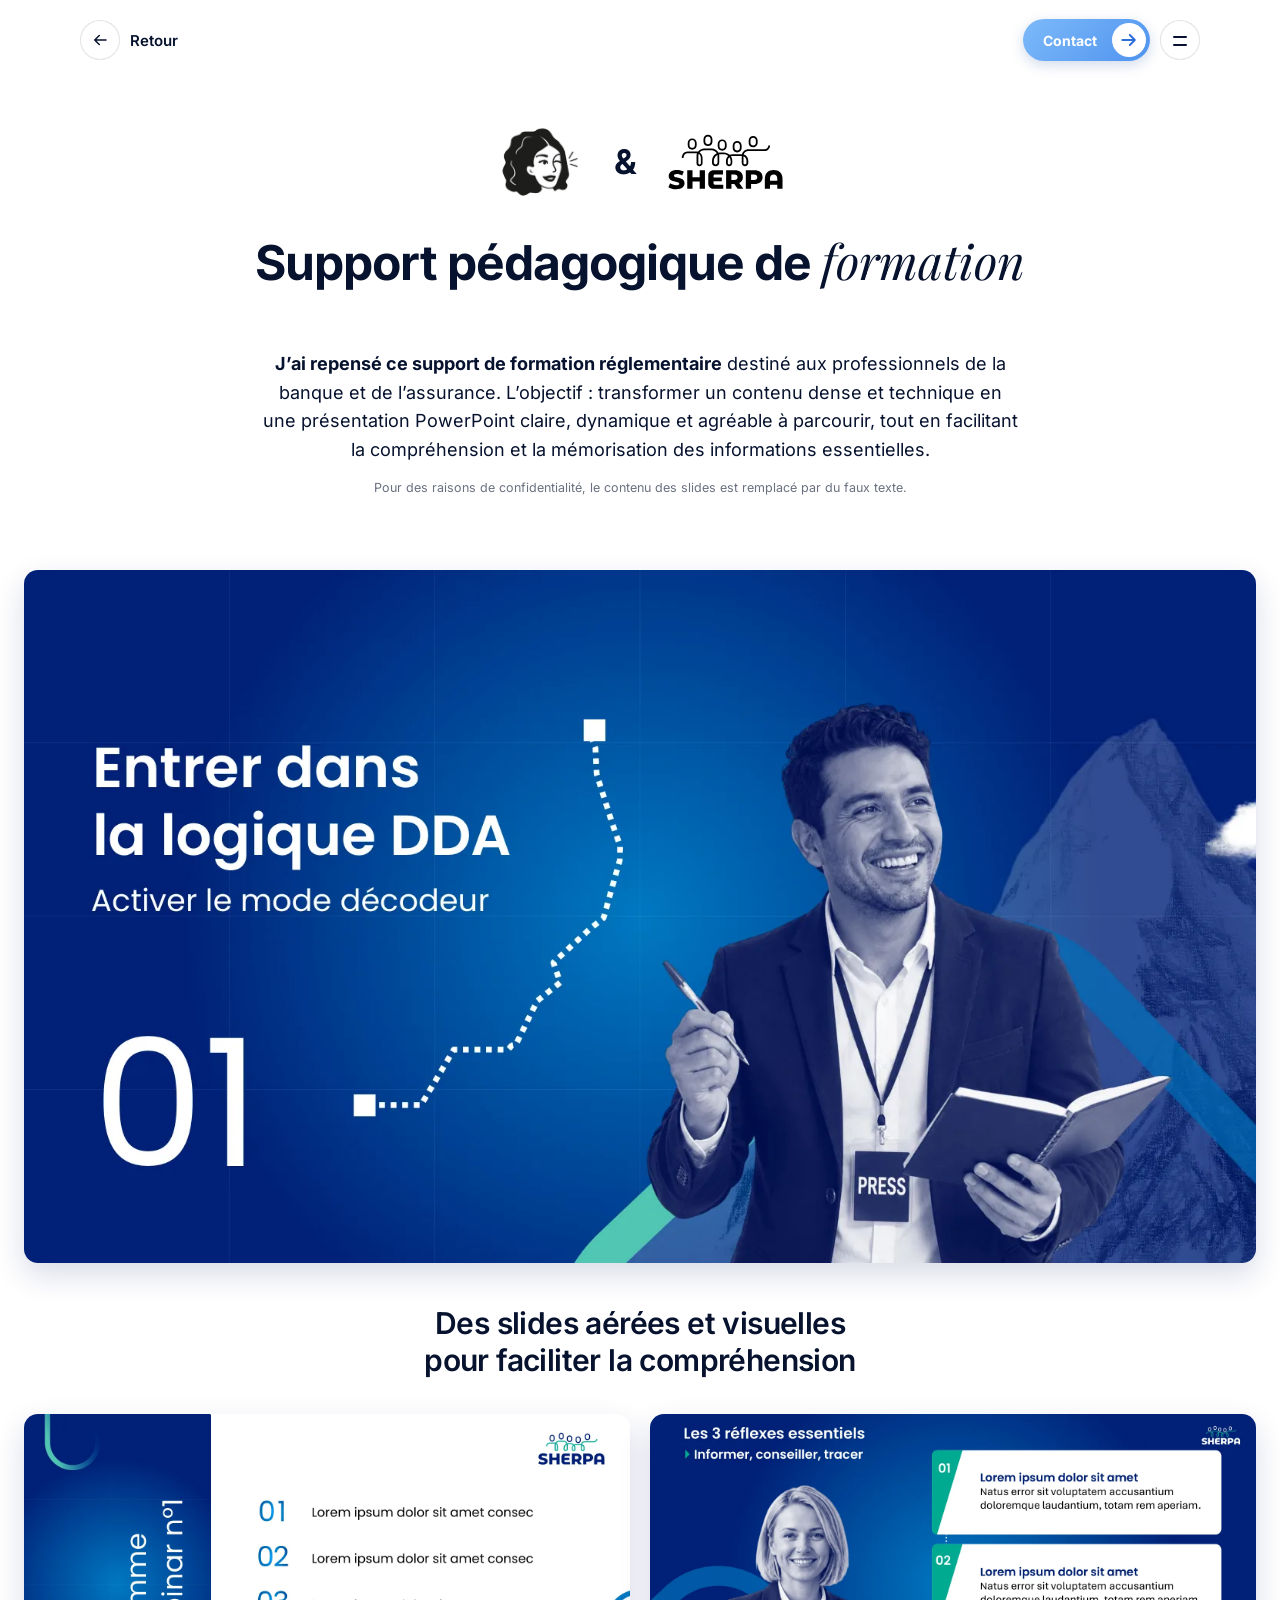
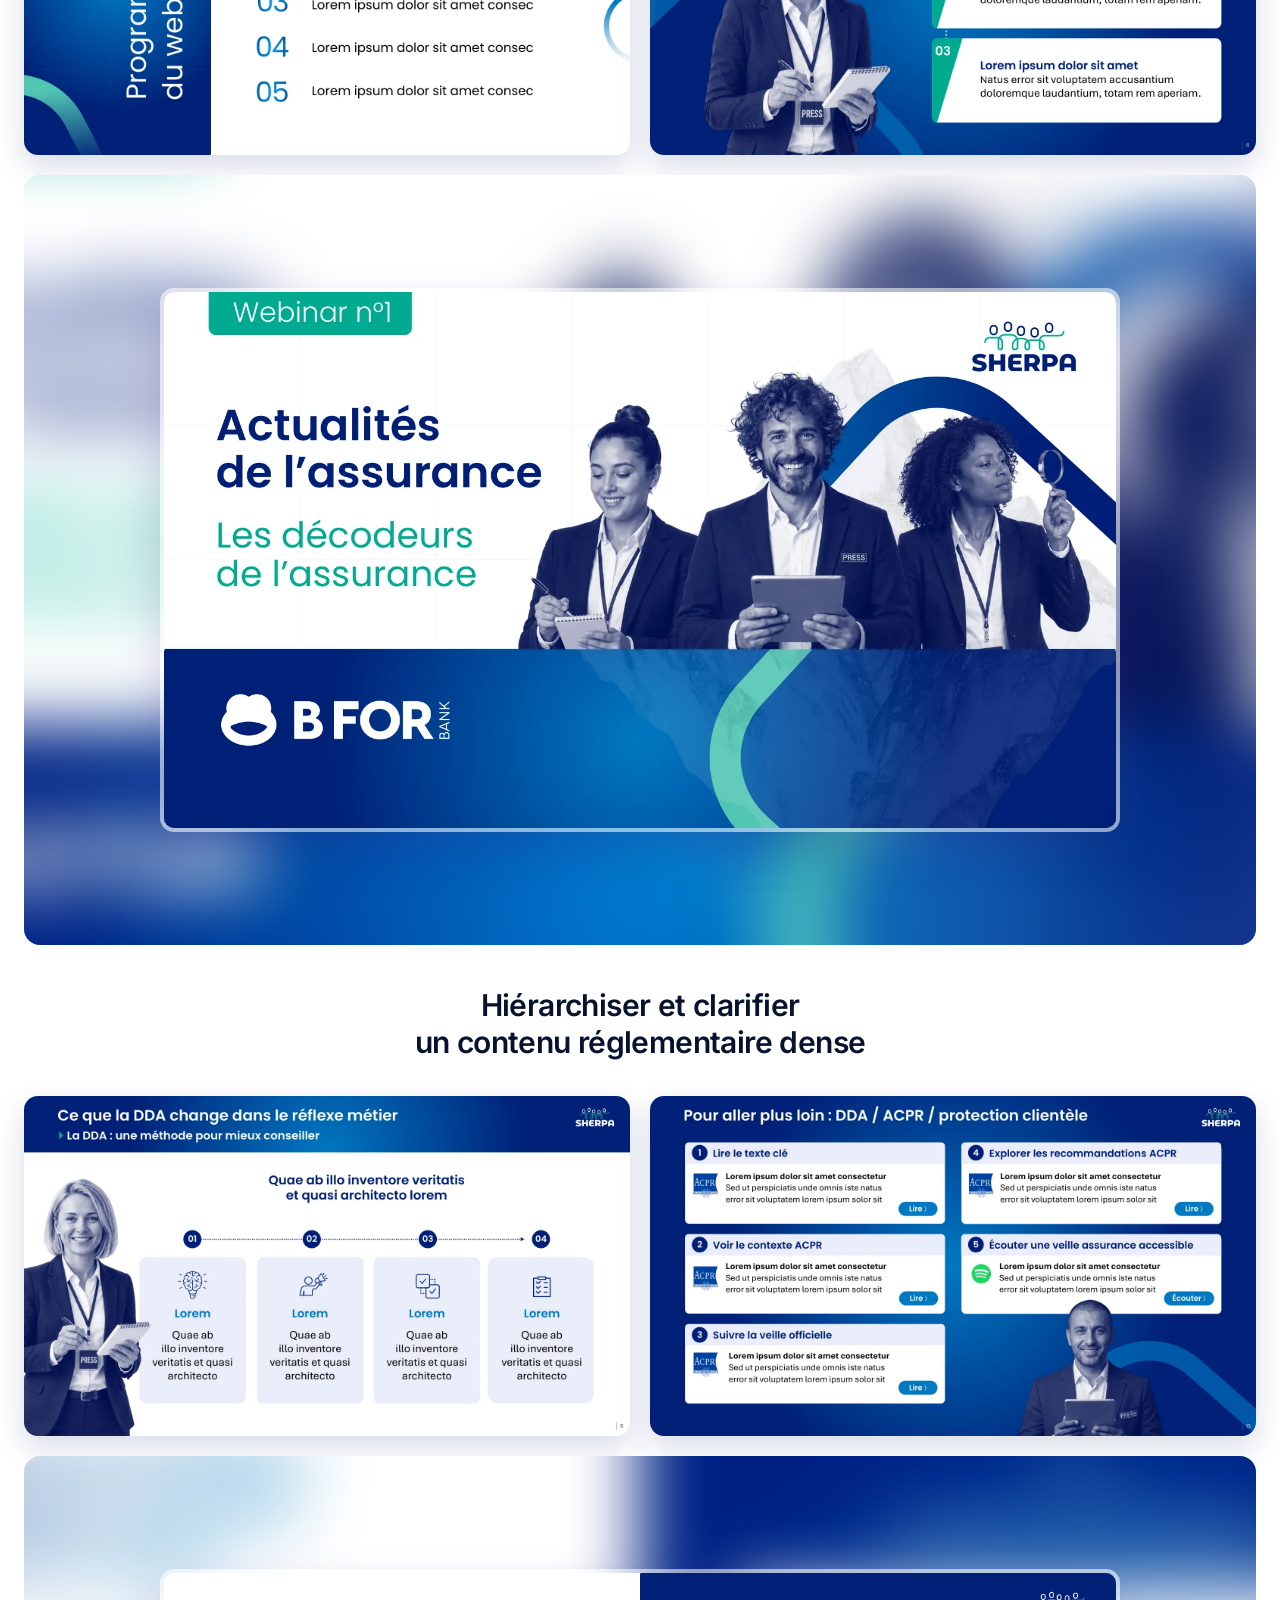
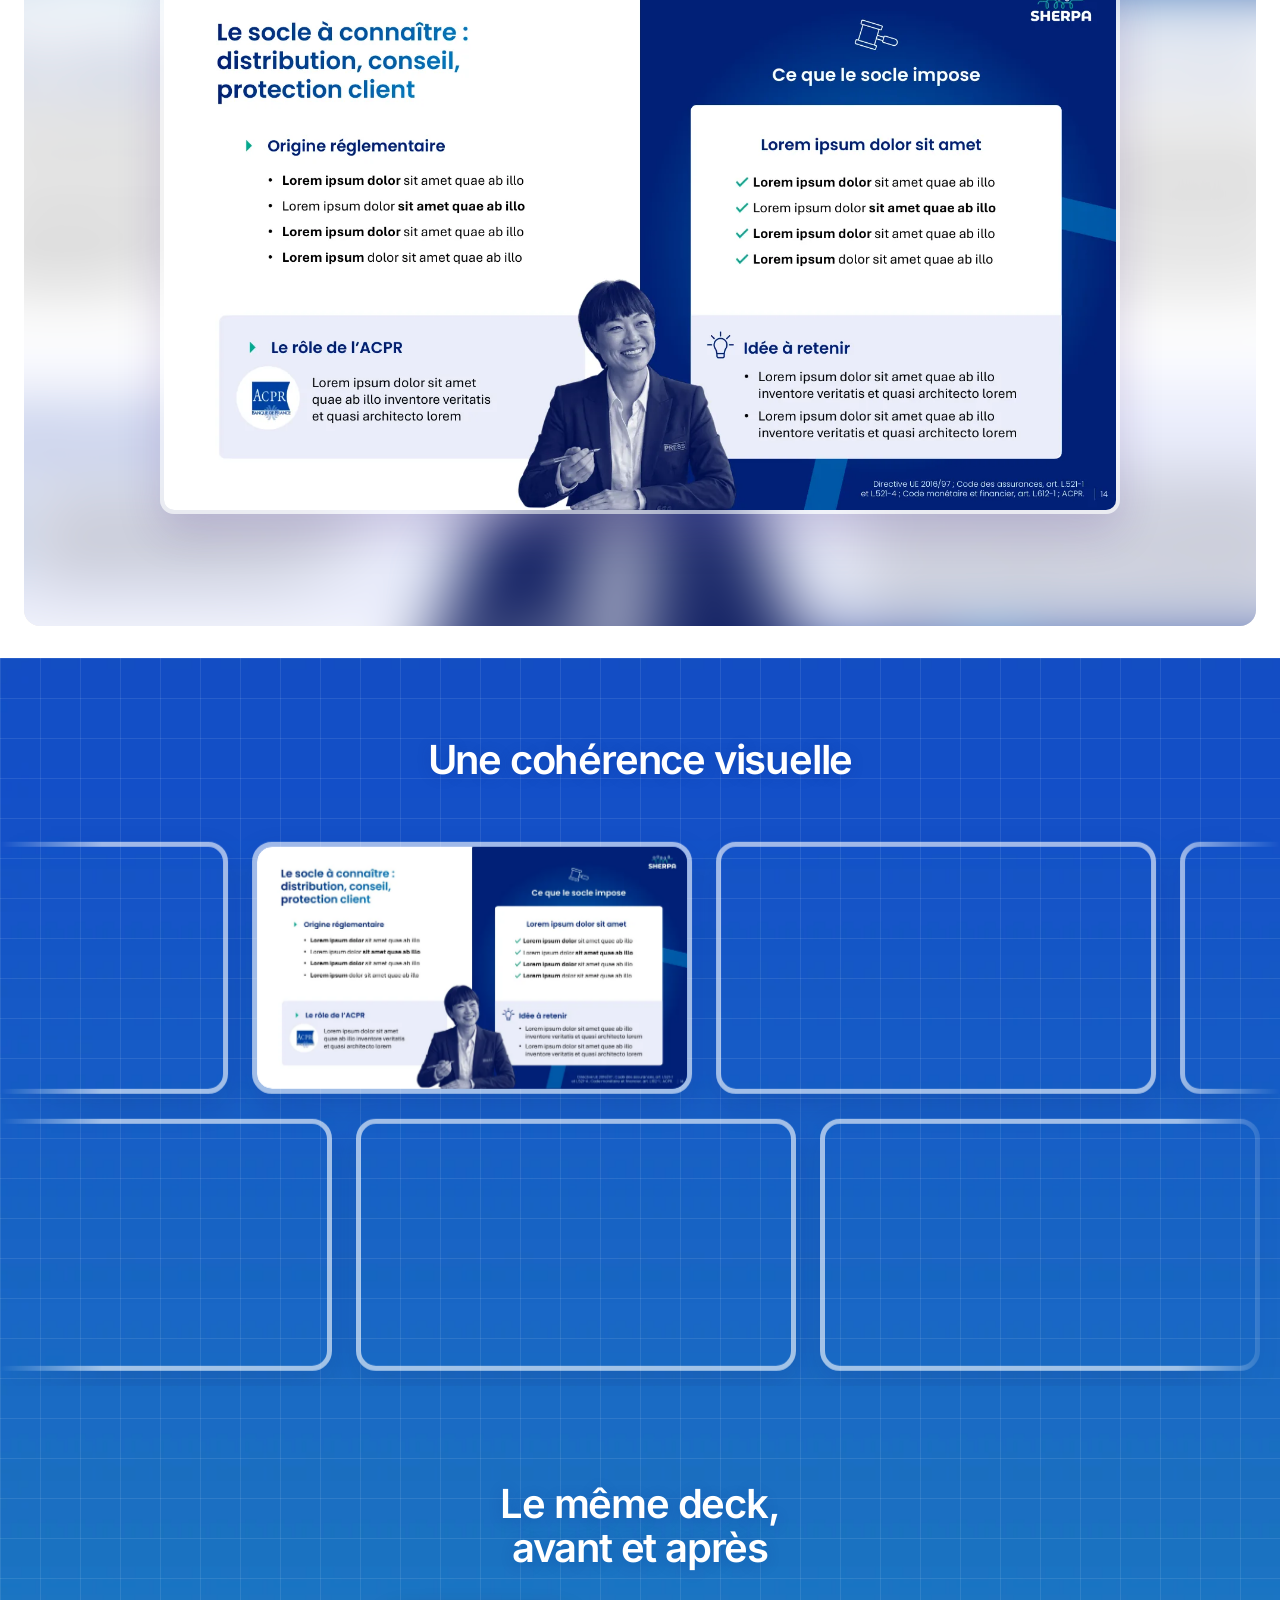
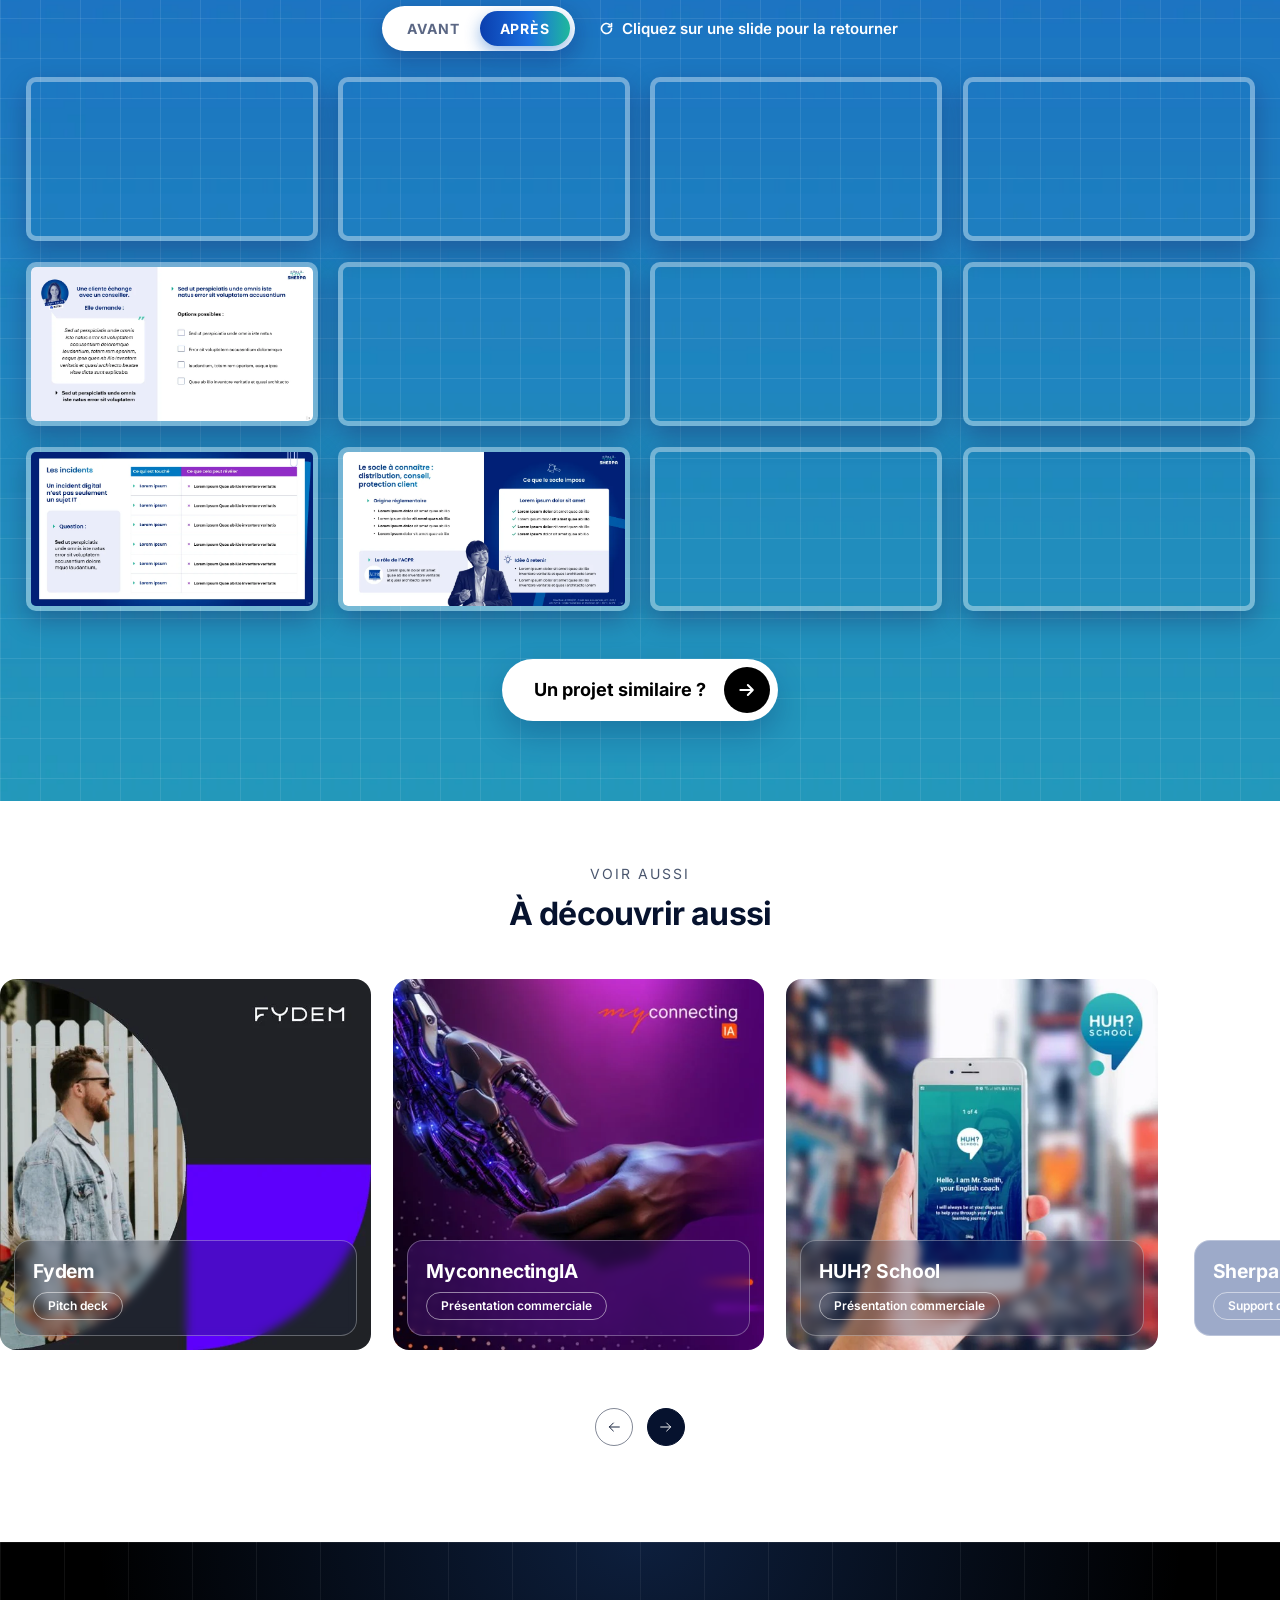
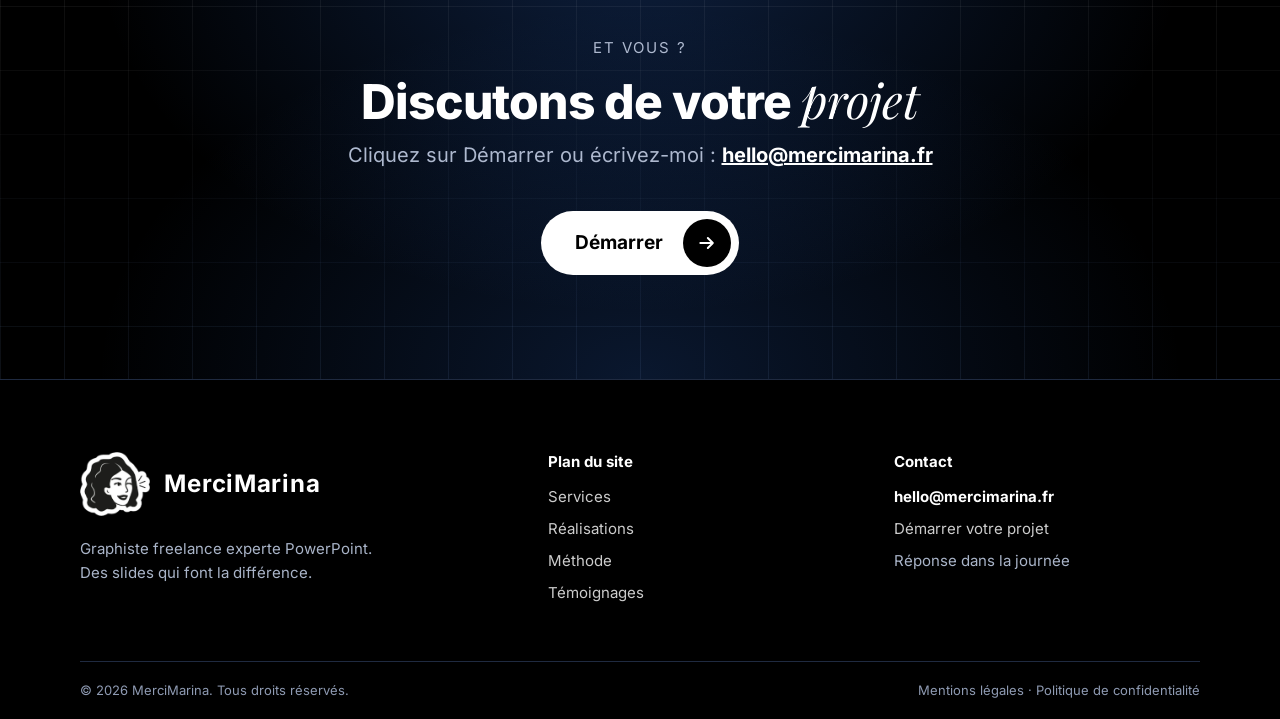
<file: realisation-sherpa.html>
<!DOCTYPE html>
<html lang="fr">
<head>
<meta charset="utf-8">
<meta name="viewport" content="width=device-width, initial-scale=1, viewport-fit=cover">
<title>Sherpa : support pédagogique de formation réglementaire | MerciMarina</title>
<meta name="description" content="Refonte d’un support de formation réglementaire pour les professionnels de la banque et de l’assurance : un contenu dense et technique transformé en présentation PowerPoint claire, dynamique et mémorisable. Réalisation de Marina, graphiste PowerPoint freelance.">
<link rel="canonical" href="https://mercimarina.fr/realisation-sherpa.html">
<meta name="robots" content="index,follow,max-image-preview:large">
<meta name="theme-color" content="#6fb1f7">
<meta name="color-scheme" content="light">
<meta property="og:type" content="article"><meta property="og:locale" content="fr_FR"><meta property="og:site_name" content="MerciMarina">
<meta property="og:title" content="Sherpa : support pédagogique de formation réglementaire | MerciMarina"><meta property="og:description" content="Refonte d’un support de formation réglementaire pour les professionnels de la banque et de l’assurance : un contenu dense et technique transformé en présentation PowerPoint claire, dynamique et mémorisable. Réalisation de Marina, graphiste PowerPoint freelance."><meta property="og:url" content="https://mercimarina.fr/realisation-sherpa.html">
<meta property="og:image" content="https://mercimarina.fr/og-sherpa.jpg"><meta property="og:image:width" content="1200"><meta property="og:image:height" content="630"><meta property="og:image:alt" content="Slide du support de formation Sherpa">
<meta name="twitter:card" content="summary_large_image">
<link rel="icon" type="image/png" href="favicon.png">
<link rel="apple-touch-icon" href="apple-touch-icon.png">
<link rel="preload" href="fonts/inter-latin-wght-normal.woff2" as="font" type="font/woff2" crossorigin>
<link rel="preload" href="fonts/playfair-display-latin-wght-italic.woff2" as="font" type="font/woff2" crossorigin>
<link rel="stylesheet" href="style.css?v=9">
<link rel="stylesheet" href="realisation.css?v=11">
</head>
<body>
<svg width="0" height="0" style="position:absolute" aria-hidden="true">
  <symbol id="arr" viewBox="0 0 24 24"><path d="M4 12h15M13 6l6 6-6 6"/></symbol>
  <symbol id="rz-flip" viewBox="0 0 24 24"><path d="M20 12a8 8 0 1 1-2.6-5.9"/><path d="M20 4v5h-5"/></symbol>
</svg>

<!-- ═════ EN-TÊTE (identique à la page d'accueil) ═════ -->
<header class="site solid past"><div class="hbar">
  <a class="hback" href="index.html#realisations"><span class="hback-ic"><svg viewBox="0 0 24 24" aria-hidden="true"><use href="#arr"/></svg></span>Retour</a>
  <div class="hright"><a class="pill dark hcta" href="#contact" data-open-form>Contact<span class="ic"><svg viewBox="0 0 24 24" aria-hidden="true"><use href="#arr"/></svg></span></a><button class="burger" aria-label="Ouvrir le menu" aria-expanded="false" aria-controls="nav"><span></span><span></span></button></div>
  <nav id="nav" aria-label="Navigation principale"><a href="index.html">Page d’accueil</a><a href="index.html#services">Services</a><a href="index.html#realisations">Réalisations</a><a href="index.html#methode">Méthode</a><a href="index.html#temoignages">Témoignages</a></nav>
</div></header>

<main class="rz" id="top">

  <!-- ═════ 1. ✎ À PERSONNALISER : logos + titre ═════ -->
  <section class="rz-top">
    <div class="rz-hd">
      <img class="rz-stk" src="logo-marina.png" width="202" height="184" alt="Marina">
      <span class="rz-amp" aria-hidden="true">&amp;</span>
      <img class="rz-lg" src="logo-sherpa.svg" width="372" height="185" alt="Sherpa">
    </div>
    <h1 class="rz-ttl">Support pédagogique de <span class="rz-pf">formation</span></h1>
  </section>

  <!-- ═════ 2. ✎ À PERSONNALISER : introduction + slides de démonstration ═════ -->
  <section class="rz-gcard">
    <div class="rz-wr">
      <div class="rz-itl">
        <p><b>J’ai repensé ce support de formation réglementaire</b> destiné aux professionnels de la banque et de l’assurance. L’objectif : transformer un contenu dense et technique en une présentation PowerPoint claire, dynamique et agréable à parcourir, tout en facilitant la compréhension et la mémorisation des informations essentielles.</p>
        <p class="rz-note">Pour des raisons de confidentialité, le contenu des slides est remplacé par du faux texte.</p>
      </div>
      <div class="rz-g16"><img class="rz-gimg" src="demo-01b.webp" width="1600" height="900" alt="Slide du support Sherpa" fetchpriority="high"></div>
      <p class="rz-slcap">Des slides aérées et visuelles<br>pour faciliter la compréhension</p>
      <div class="rz-two">
        <div class="rz-g16"><img class="rz-gimg" src="demo-03b.webp" width="1600" height="900" alt="Slide du support Sherpa" loading="lazy" decoding="async"></div>
        <div class="rz-g16"><img class="rz-gimg" src="demo-06.webp" width="1600" height="900" alt="Slide du support Sherpa" loading="lazy" decoding="async"></div>
      </div>
      <div class="rz-gbg">
        <img class="rz-gbg-fill rz-gbg-blur" src="demo-02b.webp" width="1600" height="900" alt="" loading="lazy" decoding="async">
        <img class="rz-gfront" src="demo-02b.webp" width="1600" height="900" alt="Slide du support Sherpa" loading="lazy" decoding="async">
      </div>
      <p class="rz-slcap">Hiérarchiser et clarifier<br>un contenu réglementaire dense</p>
      <div class="rz-two">
        <div class="rz-g16"><img class="rz-gimg" src="demo-13.webp" width="1600" height="900" alt="Slide du support Sherpa" loading="lazy" decoding="async"></div>
        <div class="rz-g16"><img class="rz-gimg" src="demo-14.webp" width="1600" height="900" alt="Slide du support Sherpa" loading="lazy" decoding="async"></div>
      </div>
      <div class="rz-gbg">
        <img class="rz-gbg-fill rz-gbg-blur" src="demo-12.webp" width="1600" height="900" alt="" loading="lazy" decoding="async">
        <img class="rz-gfront" src="demo-12.webp" width="1600" height="900" alt="Slide du support Sherpa" loading="lazy" decoding="async">
      </div>
    </div>
  </section>

  <!-- ═════ BANDEAU VIOLET ═════ -->
  <section class="rz-band" style="--band-bg:url(fond-bandeau.webp);--ba-on:linear-gradient(90deg,#0b3fae,#1a6fe0 55%,#1fb89c);--ba-sh:rgba(20,100,200,.45)">

    <!-- 3. ✎ À PERSONNALISER : carrousel « cohérence visuelle »
         Une rangée = une liste d'images (le script ajoute lui-même les copies pour la boucle infinie). -->
    <h2 class="rz-bandt">Une cohérence visuelle</h2>
    <div id="wall" class="rz-wall" role="img" aria-label="Aperçu en mosaïque des slides de la présentation">
      <div class="rz-wall-in">
        <div class="rz-wrow">
          <img class="rz-wimg" src="apres-13.webp" width="900" height="506" alt="" loading="lazy" decoding="async">
          <img class="rz-wimg" src="apres-03.webp" width="900" height="506" alt="" loading="lazy" decoding="async">
          <img class="rz-wimg" src="apres-06.webp" width="900" height="506" alt="" loading="lazy" decoding="async">
          <img class="rz-wimg" src="apres-14.webp" width="900" height="506" alt="" loading="lazy" decoding="async">
          <img class="rz-wimg" src="apres-12.webp" width="900" height="506" alt="" loading="lazy" decoding="async">
        </div>
        <div class="rz-wrow">
          <img class="rz-wimg" src="apres-01.webp" width="900" height="506" alt="" loading="lazy" decoding="async">
          <img class="rz-wimg" src="apres-05.webp" width="900" height="506" alt="" loading="lazy" decoding="async">
          <img class="rz-wimg" src="apres-02.webp" width="900" height="506" alt="" loading="lazy" decoding="async">
          <img class="rz-wimg" src="apres-11.webp" width="900" height="506" alt="" loading="lazy" decoding="async">
        </div>
      </div>
    </div>

    <!-- 4. ✎ À PERSONNALISER : grille avant / après (une tuile = 2 images 900×506 : avant puis après) -->
    <div class="rz-bawrap">
      <h2 class="rz-bandt rz-bandt--ba">Le même deck,<br>avant et après</h2>
      <div class="rz-babar">
        <div class="rz-bastate" role="group" aria-label="Version affichée">
          <button type="button" id="baA">Avant</button>
          <button type="button" id="baB" class="on">Après</button>
        </div>
        <div class="rz-bahint"><svg class="rz-ic" viewBox="0 0 24 24" width="15" height="15" aria-hidden="true"><use href="#rz-flip"/></svg><span>Cliquez sur une slide pour la retourner</span></div>
      </div>
      <div class="rz-bagrid" id="bagrid">
        <button class="rz-batile" type="button" aria-label="Slide 1 : afficher l’autre version">
          <span class="rz-bacard">
            <span class="rz-baface"><img src="avant-01.webp" width="900" height="506" alt="Slide 1, avant" draggable="false" loading="lazy" decoding="async"><span class="rz-flipic"><svg viewBox="0 0 24 24" width="14" height="14" aria-hidden="true"><use href="#rz-flip"/></svg></span><span class="rz-batag">Avant</span></span>
            <span class="rz-baface rz-baback"><img src="apres-01.webp" width="900" height="506" alt="Slide 1, après" draggable="false" loading="lazy" decoding="async"><span class="rz-flipic"><svg viewBox="0 0 24 24" width="14" height="14" aria-hidden="true"><use href="#rz-flip"/></svg></span></span>
          </span>
        </button>
        <button class="rz-batile" type="button" aria-label="Slide 2 : afficher l’autre version">
          <span class="rz-bacard">
            <span class="rz-baface"><img src="avant-02.webp" width="900" height="506" alt="Slide 2, avant" draggable="false" loading="lazy" decoding="async"><span class="rz-flipic"><svg viewBox="0 0 24 24" width="14" height="14" aria-hidden="true"><use href="#rz-flip"/></svg></span><span class="rz-batag">Avant</span></span>
            <span class="rz-baface rz-baback"><img src="apres-02.webp" width="900" height="506" alt="Slide 2, après" draggable="false" loading="lazy" decoding="async"><span class="rz-flipic"><svg viewBox="0 0 24 24" width="14" height="14" aria-hidden="true"><use href="#rz-flip"/></svg></span></span>
          </span>
        </button>
        <button class="rz-batile" type="button" aria-label="Slide 3 : afficher l’autre version">
          <span class="rz-bacard">
            <span class="rz-baface"><img src="avant-03.webp" width="900" height="506" alt="Slide 3, avant" draggable="false" loading="lazy" decoding="async"><span class="rz-flipic"><svg viewBox="0 0 24 24" width="14" height="14" aria-hidden="true"><use href="#rz-flip"/></svg></span><span class="rz-batag">Avant</span></span>
            <span class="rz-baface rz-baback"><img src="apres-03.webp" width="900" height="506" alt="Slide 3, après" draggable="false" loading="lazy" decoding="async"><span class="rz-flipic"><svg viewBox="0 0 24 24" width="14" height="14" aria-hidden="true"><use href="#rz-flip"/></svg></span></span>
          </span>
        </button>
        <button class="rz-batile" type="button" aria-label="Slide 4 : afficher l’autre version">
          <span class="rz-bacard">
            <span class="rz-baface"><img src="avant-04.webp" width="900" height="506" alt="Slide 4, avant" draggable="false" loading="lazy" decoding="async"><span class="rz-flipic"><svg viewBox="0 0 24 24" width="14" height="14" aria-hidden="true"><use href="#rz-flip"/></svg></span><span class="rz-batag">Avant</span></span>
            <span class="rz-baface rz-baback"><img src="apres-04.webp" width="900" height="506" alt="Slide 4, après" draggable="false" loading="lazy" decoding="async"><span class="rz-flipic"><svg viewBox="0 0 24 24" width="14" height="14" aria-hidden="true"><use href="#rz-flip"/></svg></span></span>
          </span>
        </button>
        <button class="rz-batile" type="button" aria-label="Slide 5 : afficher l’autre version">
          <span class="rz-bacard">
            <span class="rz-baface"><img src="avant-05.webp" width="900" height="506" alt="Slide 5, avant" draggable="false" loading="lazy" decoding="async"><span class="rz-flipic"><svg viewBox="0 0 24 24" width="14" height="14" aria-hidden="true"><use href="#rz-flip"/></svg></span><span class="rz-batag">Avant</span></span>
            <span class="rz-baface rz-baback"><img src="apres-05.webp" width="900" height="506" alt="Slide 5, après" draggable="false" loading="lazy" decoding="async"><span class="rz-flipic"><svg viewBox="0 0 24 24" width="14" height="14" aria-hidden="true"><use href="#rz-flip"/></svg></span></span>
          </span>
        </button>
        <button class="rz-batile" type="button" aria-label="Slide 6 : afficher l’autre version">
          <span class="rz-bacard">
            <span class="rz-baface"><img src="avant-06.webp" width="900" height="506" alt="Slide 6, avant" draggable="false" loading="lazy" decoding="async"><span class="rz-flipic"><svg viewBox="0 0 24 24" width="14" height="14" aria-hidden="true"><use href="#rz-flip"/></svg></span><span class="rz-batag">Avant</span></span>
            <span class="rz-baface rz-baback"><img src="apres-06.webp" width="900" height="506" alt="Slide 6, après" draggable="false" loading="lazy" decoding="async"><span class="rz-flipic"><svg viewBox="0 0 24 24" width="14" height="14" aria-hidden="true"><use href="#rz-flip"/></svg></span></span>
          </span>
        </button>
        <button class="rz-batile rz-hm" type="button" aria-label="Slide 8 : afficher l’autre version">
          <span class="rz-bacard">
            <span class="rz-baface"><img src="avant-08.webp" width="900" height="506" alt="Slide 8, avant" draggable="false" loading="lazy" decoding="async"><span class="rz-flipic"><svg viewBox="0 0 24 24" width="14" height="14" aria-hidden="true"><use href="#rz-flip"/></svg></span><span class="rz-batag">Avant</span></span>
            <span class="rz-baface rz-baback"><img src="apres-08.webp" width="900" height="506" alt="Slide 8, après" draggable="false" loading="lazy" decoding="async"><span class="rz-flipic"><svg viewBox="0 0 24 24" width="14" height="14" aria-hidden="true"><use href="#rz-flip"/></svg></span></span>
          </span>
        </button>
        <button class="rz-batile" type="button" aria-label="Slide 9 : afficher l’autre version">
          <span class="rz-bacard">
            <span class="rz-baface"><img src="avant-09.webp" width="900" height="506" alt="Slide 9, avant" draggable="false" loading="lazy" decoding="async"><span class="rz-flipic"><svg viewBox="0 0 24 24" width="14" height="14" aria-hidden="true"><use href="#rz-flip"/></svg></span><span class="rz-batag">Avant</span></span>
            <span class="rz-baface rz-baback"><img src="apres-09.webp" width="900" height="506" alt="Slide 9, après" draggable="false" loading="lazy" decoding="async"><span class="rz-flipic"><svg viewBox="0 0 24 24" width="14" height="14" aria-hidden="true"><use href="#rz-flip"/></svg></span></span>
          </span>
        </button>
        <button class="rz-batile" type="button" aria-label="Slide 10 : afficher l’autre version">
          <span class="rz-bacard">
            <span class="rz-baface"><img src="avant-10.webp" width="900" height="506" alt="Slide 10, avant" draggable="false" loading="lazy" decoding="async"><span class="rz-flipic"><svg viewBox="0 0 24 24" width="14" height="14" aria-hidden="true"><use href="#rz-flip"/></svg></span><span class="rz-batag">Avant</span></span>
            <span class="rz-baface rz-baback"><img src="apres-10.webp" width="900" height="506" alt="Slide 10, après" draggable="false" loading="lazy" decoding="async"><span class="rz-flipic"><svg viewBox="0 0 24 24" width="14" height="14" aria-hidden="true"><use href="#rz-flip"/></svg></span></span>
          </span>
        </button>
        <button class="rz-batile" type="button" aria-label="Slide 13 : afficher l’autre version">
          <span class="rz-bacard">
            <span class="rz-baface"><img src="avant-13.webp" width="900" height="506" alt="Slide 13, avant" draggable="false" loading="lazy" decoding="async"><span class="rz-flipic"><svg viewBox="0 0 24 24" width="14" height="14" aria-hidden="true"><use href="#rz-flip"/></svg></span><span class="rz-batag">Avant</span></span>
            <span class="rz-baface rz-baback"><img src="apres-13.webp" width="900" height="506" alt="Slide 13, après" draggable="false" loading="lazy" decoding="async"><span class="rz-flipic"><svg viewBox="0 0 24 24" width="14" height="14" aria-hidden="true"><use href="#rz-flip"/></svg></span></span>
          </span>
        </button>
        <button class="rz-batile" type="button" aria-label="Slide 14 : afficher l’autre version">
          <span class="rz-bacard">
            <span class="rz-baface"><img src="avant-14.webp" width="900" height="506" alt="Slide 14, avant" draggable="false" loading="lazy" decoding="async"><span class="rz-flipic"><svg viewBox="0 0 24 24" width="14" height="14" aria-hidden="true"><use href="#rz-flip"/></svg></span><span class="rz-batag">Avant</span></span>
            <span class="rz-baface rz-baback"><img src="apres-14.webp" width="900" height="506" alt="Slide 14, après" draggable="false" loading="lazy" decoding="async"><span class="rz-flipic"><svg viewBox="0 0 24 24" width="14" height="14" aria-hidden="true"><use href="#rz-flip"/></svg></span></span>
          </span>
        </button>
        <button class="rz-batile rz-hm" type="button" aria-label="Slide 12 : afficher l’autre version">
          <span class="rz-bacard">
            <span class="rz-baface"><img src="avant-12.webp" width="900" height="506" alt="Slide 12, avant" draggable="false" loading="lazy" decoding="async"><span class="rz-flipic"><svg viewBox="0 0 24 24" width="14" height="14" aria-hidden="true"><use href="#rz-flip"/></svg></span><span class="rz-batag">Avant</span></span>
            <span class="rz-baface rz-baback"><img src="apres-12.webp" width="900" height="506" alt="Slide 12, après" draggable="false" loading="lazy" decoding="async"><span class="rz-flipic"><svg viewBox="0 0 24 24" width="14" height="14" aria-hidden="true"><use href="#rz-flip"/></svg></span></span>
          </span>
        </button>
      </div>
    </div>

    <div class="rz-cta"><a class="pill" href="#contact" data-open-form>Un projet similaire ?<span class="ic"><svg viewBox="0 0 24 24" aria-hidden="true"><use href="#arr"/></svg></span></a></div>
  </section>

  <!-- ═════ 5. ✎ À PERSONNALISER : à découvrir aussi (remplacer les href par les pages réalisations) ═════ -->
  <section class="rz-vsec">
    <div class="rz-vsec-in">
      <div class="rz-vhead">
        <span class="rz-veyebrow">Voir aussi</span>
        <h2 class="rz-vh2">À découvrir aussi</h2>
      </div>
      <div id="vwks" class="rz-vwks">
        <a class="rz-vwk rz-vk-fydem" href="realisation-fydem.html"><span class="rz-vfl"><span class="rz-vfi">
          <img src="voir-fydem.webp" width="600" height="600" alt="Fydem" loading="lazy" decoding="async"><img class="rz-vb" src="voir-fydem-exemple.webp" width="600" height="600" alt="" loading="lazy" decoding="async">
          <span class="rz-vgl"><span class="rz-vh3">Fydem</span><span class="rz-vtag">Pitch deck</span></span>
        </span></span></a>
        <a class="rz-vwk rz-vk-myconnectingia" href="realisation-myconnectingia.html"><span class="rz-vfl"><span class="rz-vfi">
          <img src="voir-myconnectingia.webp" width="600" height="600" alt="MyconnectingIA" loading="lazy" decoding="async"><img class="rz-vb" src="voir-myconnectingia-exemple.webp" width="600" height="600" alt="" loading="lazy" decoding="async">
          <span class="rz-vgl"><span class="rz-vh3">MyconnectingIA</span><span class="rz-vtag">Présentation commerciale</span></span>
        </span></span></a>
        <!-- Entourage : masqué pour l’instant, retirer ce commentaire pour le réactiver
        <a class="rz-vwk rz-vk-entourage" href="index.html#realisations"><span class="rz-vfl"><span class="rz-vfi">
          <img src="voir-entourage.webp" width="600" height="600" alt="Entourage" loading="lazy" decoding="async"><img class="rz-vb" src="voir-entourage-exemple.webp" width="600" height="600" alt="" loading="lazy" decoding="async">
          <span class="rz-vgl"><span class="rz-vh3">Entourage</span><span class="rz-vtag">Présentation donateurs</span></span>
        </span></span></a>
        -->
        <a class="rz-vwk rz-vk-huh-school" href="realisation-huh-school.html"><span class="rz-vfl"><span class="rz-vfi">
          <img src="voir-huh-school.webp" width="600" height="600" alt="HUH? School" loading="lazy" decoding="async"><img class="rz-vb" src="voir-huh-school-exemple.webp" width="600" height="600" alt="" loading="lazy" decoding="async">
          <span class="rz-vgl"><span class="rz-vh3">HUH? School</span><span class="rz-vtag">Présentation commerciale</span></span>
        </span></span></a>
        <a class="rz-vwk rz-vwk--self rz-vk-sherpa" href="#top"><span class="rz-vfl"><span class="rz-vfi">
          <img src="fydem-voir-sherpa-v2.webp" width="600" height="600" alt="Sherpa" loading="lazy" decoding="async"><img class="rz-vb" src="fydem-voir-sherpa-exemple.webp" width="600" height="600" alt="" loading="lazy" decoding="async">
          <span class="rz-vgl"><span class="rz-vh3">Sherpa</span><span class="rz-vtag">Support de formation</span></span>
        </span></span></a>
      </div>
      <div class="rz-vnav">
        <button class="rz-varr rz-varr--prev" type="button" aria-label="Réalisations précédentes"><svg viewBox="0 0 24 24" aria-hidden="true"><use href="#arr"/></svg></button>
        <button class="rz-varr rz-varr--next" type="button" aria-label="Réalisations suivantes"><svg viewBox="0 0 24 24" aria-hidden="true"><use href="#arr"/></svg></button>
      </div>
    </div>
  </section>

  <!-- ═════ INVITATION À CONTACTER (commun : renvoie vers le formulaire de l'accueil) ═════ -->
  <section class="rz-contact" id="contact">
    <div class="rz-contact-in">
      <span class="rz-eyebrow">ET VOUS ?</span>
      <h2 class="rz-ch2">Discutons<br class="rz-mbr"> de votre <span class="rz-pf">projet</span></h2>
      <p class="rz-cmail">Cliquez sur Démarrer<br class="rz-mbr"> ou écrivez-moi : <a href="mailto:hello@mercimarina.fr">hello@mercimarina.fr</a></p>
      <a class="pill rz-start" href="#contact" data-open-form>Démarrer<span class="ic"><svg viewBox="0 0 24 24" aria-hidden="true"><use href="#arr"/></svg></span></a>
    </div>
    <form class="tf" id="tf" hidden action="https://formspree.io/f/mvkkbrel" method="POST" novalidate>
  <input type="hidden" name="_subject" value="Nouvelle demande depuis mercimarina.fr"><input type="text" name="_gotcha" tabindex="-1" autocomplete="off" aria-hidden="true" style="position:absolute;left:-9999px;opacity:0;height:0;width:0">
  <div class="prog"><div class="bar"><i></i></div><span class="cnt">1 / 6</span></div>
  <div class="st on" role="group" aria-labelledby="q1"><p class="qn" id="q1"><em>1</em>De quelle présentation <br class="m">avez-vous besoin ?</p>
   <div class="opts"><label class="opt"><input type="checkbox" name="svc" value="Présentation commerciale"><span>Présentation commerciale</span></label><label class="opt"><input type="checkbox" name="svc" value="Pitch deck"><span>Pitch deck</span></label><label class="opt"><input type="checkbox" name="svc" value="Support de formation"><span>Support de formation</span></label><label class="opt"><input type="checkbox" name="svc" value="Conférence / événement"><span>Conférence / événement</span></label><label class="opt"><input type="checkbox" name="svc" value="Appel d’offres"><span>Appel d’offres</span></label><label class="opt"><input type="checkbox" id="oth" name="svc" value="Autre"><span>Autre</span></label></div>
   <input id="othtxt" name="besoin_autre" type="text" placeholder="Précisez votre besoin…" aria-label="Autre besoin" hidden></div>
  <div class="st"><label class="qn" for="ctx"><em>2</em>Parlez-moi de votre projet</label><textarea id="ctx" name="projet" placeholder="Contexte de la présentation et informations utiles à me communiquer…"></textarea><a class="wt" href="https://wetransfer.com/?to=hello@mercimarina.fr" target="_blank" rel="noopener noreferrer"><span>Envoi de votre présentation via WeTransfer</span><small>(optionnel)</small><svg viewBox="0 0 24 24" aria-hidden="true" width="16" height="16" fill="none" stroke="currentColor" stroke-width="2.2" stroke-linecap="round" stroke-linejoin="round"><path d="M7 17L17 7M8 7h9v9"/></svg></a></div>
  <div class="st"><label class="qn" for="dt"><em>3</em>Votre deadline</label><input id="dt" name="deadline" type="date"></div>
  <div class="st"><label class="qn" for="nm"><em>4</em>Votre prénom et nom</label><input id="nm" name="nom" type="text" autocomplete="name" placeholder="Prénom Nom"></div>
  <div class="st"><label class="qn" for="em"><em>5</em>Votre e-mail</label><p class="opt-note">Obligatoire *</p><input id="em" name="email" type="email" required autocomplete="email" placeholder="Où puis-je vous répondre ?"></div>
  <p class="err" role="alert"></p>
  <div class="tfnav"><button type="button" class="back" hidden>← Retour</button><button type="button" class="pill nx icon" aria-label="Suivant"><span></span></button></div>
  <div class="thanks" role="status"><p class="qn">Merci, votre message est bien parti !</p><p>Je reviens vers vous très vite.</p></div>
 </form>
  </section>
</main>

<!-- ═════ PIED DE PAGE (identique à la page d'accueil) ═════ -->
<footer>
  <div class="wrap ft"><div><a class="flogo" href="index.html" aria-label="Accueil"><img src="marina-graphiste-powerpoint-freelance-logo.webp" alt=""><span>MerciMarina</span></a><p>Graphiste freelance experte PowerPoint.<br>Des slides qui font la différence.</p></div>
  <div><h3>Plan du site</h3><ul><li><a href="index.html#services">Services</a></li><li><a href="index.html#realisations">Réalisations</a></li><li><a href="index.html#methode">Méthode</a></li><li><a href="index.html#temoignages">Témoignages</a></li></ul></div>
  <div><h3>Contact</h3><ul><li><a class="mail" href="mailto:hello@mercimarina.fr">hello@mercimarina.fr</a></li><li><a href="#contact" data-open-form>Démarrer votre projet</a></li><li>Réponse dans la journée</li></ul></div></div>
  <div class="wrap fb"><span>© 2026 MerciMarina. Tous droits réservés.</span><span><a href="mentions-legales.html">Mentions légales</a> · <a href="politique-confidentialite.html">Politique de confidentialité</a></span></div>
</footer>

<script src="realisation.js?v=7" defer></script>
</body>
</html>
</file>
<file: style.css>
/* Polices hébergées sur le site (aucune requête vers Google) */
@font-face{font-family:'Inter';font-style:normal;font-weight:100 900;font-display:swap;src:url(fonts/inter-latin-wght-normal.woff2) format('woff2')}
@font-face{font-family:'Playfair Display';font-style:italic;font-weight:400 900;font-display:swap;src:url(fonts/playfair-display-latin-wght-italic.woff2) format('woff2')}
/* ============ Base ============ */
br.m{display:none}
.sr-only{position:absolute;width:1px;height:1px;margin:-1px;padding:0;overflow:hidden;clip:rect(0,0,0,0);white-space:nowrap;border:0}
:root{--ink:#06122e;--sky:#6fb1f7;--sky2:#9fcbfb;--mist:#e9f3ff;--bg:#fff;--line:#e4e8ef;--muted:#4a566e;
--f:'Inter',system-ui,sans-serif;--s:'Playfair Display',Georgia,serif}
@media (prefers-color-scheme:dark){:root{--ink:#eef4ff;--bg:#071226;--line:#1d2b47;--muted:#a3b2cc;--mist:#10213f}}
*,*::before,*::after{box-sizing:border-box}
html{scroll-behavior:smooth;scroll-padding-top:84px}
body{margin:0;background:var(--bg);color:var(--ink);font:400 17px/1.6 var(--f);overflow-x:hidden}
h1,h2,h3,p{margin:0}
a{color:inherit}
[hidden]{display:none!important}
:focus-visible{outline:3px solid var(--sky);outline-offset:3px}
.wrap{width:min(1120px,100% - 40px);margin-inline:auto}
section{padding:110px 0}
.kicker{display:block;text-align:center;font-size:15px;font-weight:400;text-transform:uppercase;letter-spacing:.14em;color:var(--muted);margin-bottom:16px}
.title{font-weight:800;letter-spacing:-.025em;line-height:1.08;font-size:clamp(30px,4.3vw,50px);text-align:center}
.title i{font:italic 500 1.05em var(--s);letter-spacing:0}

/* Boutons « pill » avec flèche */
.pill{display:inline-flex;align-items:center;gap:1.1em;background:#fff;color:#000;border:0;border-radius:999px;padding:7px 7px 7px 26px;font:700 16px var(--f);text-decoration:none;cursor:pointer;transition:box-shadow .2s}
.pill:hover{box-shadow:0 10px 24px rgba(10,42,102,.22)}
.pill .ic{width:40px;height:40px;border-radius:50%;background:#000;color:#fff;display:grid;place-items:center;transition:background .25s;flex:none}
.pill .ic svg{width:20px;height:20px;fill:none;stroke:currentColor;stroke-width:2.4;stroke-linecap:round;stroke-linejoin:round;transition:transform .3s}
.pill:hover .ic{background:linear-gradient(135deg,#7dbafa,#4f93ee);color:#000}
.pill:hover .ic svg{transform:rotate(-45deg)}
.pill.dark{background:#000;color:#fff;box-shadow:inset 0 0 0 1px rgba(255,255,255,.15)}
.pill.dark .ic{background:#fff;color:#000}
.pill.dark:hover .ic{background:linear-gradient(135deg,#7dbafa,#4f93ee);color:#000}

/* Flèches de défilement (réalisations) */
.arrow,.tb{width:38px;height:38px;padding:0;display:grid;place-items:center;border:1px solid rgba(6,18,46,.5);border-radius:50%;background:transparent;color:#06122e;cursor:pointer;transition:background .3s,color .3s,border-color .3s}
.arrow.next,.tb.next{background:#06122e;border-color:#06122e;color:#fff}
.arrow.prev:hover,.tb.prev:hover{background:rgba(6,18,46,.08);border-color:#06122e}
.arrow.next:hover,.tb.next:hover{background:linear-gradient(135deg,#7dbafa,#4f93ee);border-color:#4f93ee;color:#000}
.arrow svg,.tb svg{display:block;width:16px;height:16px;fill:none;stroke:currentColor;stroke-width:1.4;stroke-linecap:round;stroke-linejoin:round;transition:transform .3s}
.arrow.prev svg,.tb.prev svg{transform:rotate(180deg)}
.arrow.next:hover svg,.tb.next:hover svg{transform:translateX(2px)}
.arrow.prev:hover svg,.tb.prev:hover svg{transform:rotate(180deg) translateX(2px)}

/* ============ En-tête ============ */
header.site{position:fixed;z-index:20;top:calc(env(safe-area-inset-top,0px) + 10px);left:0;right:0;pointer-events:none}
.hbar{position:relative;width:min(1120px,100% - 24px);height:60px;margin:0 auto;display:flex;align-items:center;justify-content:space-between;pointer-events:none}
.brand{transition:opacity .25s,transform .25s,visibility .25s;pointer-events:auto;display:flex;align-items:center;gap:12px;height:50px;padding:4px 22px 4px 8px;border-radius:999px;background:rgba(255,255,255,.18);border:1px solid rgba(255,255,255,.5);-webkit-backdrop-filter:blur(14px) saturate(1.4);backdrop-filter:blur(14px) saturate(1.4);box-shadow:0 6px 20px rgba(20,70,160,.16);color:#fff;font:700 17px var(--f);letter-spacing:.03em;text-decoration:none;transition:background .3s,color .3s,border-color .3s}
.brand img{display:block;width:auto;height:46px;margin:-2px 0 -2px 2px;filter:drop-shadow(0 1px 2px rgba(0,0,0,.28))}
header.site.solid .brand{background:color-mix(in srgb,var(--bg) 72%,transparent);border-color:color-mix(in srgb,var(--bg) 85%,transparent);color:var(--ink)}
.hright{pointer-events:auto;display:flex;align-items:center;gap:10px}
.hcta,.hcta.dark{padding:4px 4px 4px 20px;font-size:14px;background:linear-gradient(135deg,#7dbafa,#4f93ee);color:#fff;box-shadow:0 4px 14px rgba(20,70,160,.2)}
.hcta.dark .ic{background:#fff;color:#2f6fdc}
.hcta.dark:hover .ic{background:linear-gradient(135deg,#7dbafa,#4f93ee);color:#000}
.hcta .ic{width:34px;height:34px}
.hcta{transition:opacity .3s,visibility .3s,box-shadow .2s}
header.site:not(.past) .hcta{opacity:0;visibility:hidden;pointer-events:none}
.burger{position:relative;width:40px;height:40px;border:1px solid color-mix(in srgb,var(--ink) 12%,transparent);border-radius:50%;background:color-mix(in srgb,var(--bg) 70%,transparent);-webkit-backdrop-filter:blur(10px);backdrop-filter:blur(10px);cursor:pointer;transition:background .25s}
.burger:hover{background:var(--bg)}
.burger span{position:absolute;left:12px;right:12px;height:2px;border-radius:2px;background:var(--ink);transition:transform .3s,top .3s}
.burger span:first-child{top:15px}.burger span:last-child{top:23px}
.burger[aria-expanded="true"] span:first-child{top:19px;transform:rotate(45deg)}
.burger[aria-expanded="true"] span:last-child{top:19px;transform:rotate(-45deg)}
nav{display:none;position:absolute;top:64px;right:0;width:min(250px,100%);flex-direction:column;gap:2px;padding:10px;border-radius:22px;background:var(--bg);border:1px solid var(--line);box-shadow:0 20px 40px rgba(20,70,160,.18);pointer-events:auto}
nav.open{display:flex}
nav a{padding:12px 16px;border-radius:14px;font-weight:500;font-size:16px;color:var(--muted);text-decoration:none;transition:background .2s,color .2s}
nav a:hover{background:var(--mist);color:var(--ink)}
nav a.on{background:var(--mist);color:var(--ink);font-weight:700}

/* ============ 1 · Hero ============ */
.hero{padding:0;position:relative;overflow:hidden;background:linear-gradient(180deg,#82bffb 0%,#88c3fd 22%,#80c0fb 42%,#6fb6fb 62%,#72b8fc 100%)}
.hero::after{content:"";position:absolute;left:0;right:0;bottom:0;height:58%;pointer-events:none;z-index:2;background:linear-gradient(0deg,rgba(6,78,186,.6) 0,rgba(6,78,186,.52) 18%,rgba(6,78,186,.36) 40%,rgba(6,78,186,.18) 62%,rgba(6,78,186,.06) 82%,transparent 100%)}
.hero .wrap{width:100%;display:flex;justify-content:center}
.herobox{position:relative;container-type:inline-size;width:max(min(100%,calc(100vh*1.51)),min(100%,900px))}
.herobox>img{display:block;width:100%;height:auto}
.htxt{position:relative;z-index:3;background:linear-gradient(160deg,#7db9f9,#5aa3f5);padding:28px 22px 34px}
.herobox h1{color:#fff;font:700 38px/1.02 var(--f);letter-spacing:-.035em}
.herobox h1 i{font:italic 500 40px/1 var(--s);letter-spacing:0}
.herobox .hr p{margin:18px 0 22px;color:#fff;font-size:17px;line-height:1.3}
.herobox .hr strong span{display:block;text-wrap:balance}
.herobox .hr strong{display:block;font-weight:700;font-size:1.22em;line-height:1.2;margin-bottom:.45em}
@media(min-width:761px){
 .herobox{line-height:0}
 .hero{padding-bottom:44px}
 .htxt{position:absolute;z-index:3;inset:0;padding:0;background:none;line-height:1.3}
 .herobox h1{position:absolute;left:3.9%;top:68%;font-size:5.8cqw;line-height:.98}
 .herobox h1 i{font-size:6.1cqw;display:inline}
 .herobox .hr{position:absolute;left:57.2%;top:calc(71.2% - 1.4cqw);width:40.5%}
 .herobox .hr p{margin:0;font-size:1.58cqw;line-height:1.28}
 .herobox .hr .pill{margin-top:1.5cqw;padding:.4cqw .4cqw .4cqw 1.7cqw;gap:1.3cqw;font-size:1.3cqw;line-height:1}
 .herobox .hr .pill .ic{width:3.1cqw;height:3.1cqw}
 .herobox .hr .pill .ic svg{width:1.55cqw;height:1.55cqw}

 .herobox>img{-webkit-mask-image:linear-gradient(90deg,transparent,rgba(0,0,0,.12) 3%,rgba(0,0,0,.45) 7%,rgba(0,0,0,.8) 12%,#000 18%,#000 82%,rgba(0,0,0,.8) 88%,rgba(0,0,0,.45) 93%,rgba(0,0,0,.12) 97%,transparent),linear-gradient(180deg,#000 93%,transparent);-webkit-mask-composite:source-in;mask-image:linear-gradient(90deg,transparent,rgba(0,0,0,.12) 3%,rgba(0,0,0,.45) 7%,rgba(0,0,0,.8) 12%,#000 18%,#000 82%,rgba(0,0,0,.8) 88%,rgba(0,0,0,.45) 93%,rgba(0,0,0,.12) 97%,transparent),linear-gradient(180deg,#000 93%,transparent);mask-composite:intersect}
}

/* ============ 2 · Frise de logos ============ */
.logos{padding:0}
.track{overflow:hidden;border-bottom:1px solid var(--line);padding:16px 0;-webkit-mask-image:linear-gradient(90deg,transparent,#000 8%,#000 92%,transparent);mask-image:linear-gradient(90deg,transparent,#000 8%,#000 92%,transparent)}
.rail{display:flex;width:max-content;align-items:center;animation:rtl 45s linear infinite}
.rail img{display:block;flex:none;margin-right:52px}
.track:hover .rail,.flogos:hover .rail{animation-play-state:paused}
@keyframes rtl{to{transform:translateX(-50%)}}
@media (prefers-color-scheme:dark){.track .rail img{filter:invert(1)}}

/* ============ 3 · Services ============ */
.list{width:min(860px,100%);margin:64px auto 0}
.item{border-bottom:1px solid var(--line)}
.item:last-child{border-bottom:0}
#services{padding-bottom:50px}
.item>button{all:unset;box-sizing:border-box;display:grid;grid-template-columns:116px 1fr 40px;align-items:center;width:100%;padding:18px 0;cursor:pointer;font-size:clamp(17px,2vw,24px);text-transform:uppercase;letter-spacing:.01em}
.item>button:focus-visible{outline:3px solid var(--sky);outline-offset:2px}
.num{width:76px;height:50px;border-radius:999px;background:linear-gradient(135deg,var(--sky),var(--sky2));color:#fff;font:800 24px var(--f);display:grid;place-items:center;text-transform:none}
.tt{display:grid;gap:5px}
.tt b{font-weight:400}
.tt small{max-width:60ch;font-size:15px;line-height:1.4;color:var(--muted);text-transform:none;letter-spacing:0}
.plus{font-size:32px;font-weight:300;text-align:right;transition:transform .3s}
.item.open .plus{transform:rotate(45deg)}
.item.open .tt small{display:none}
.body{display:grid;grid-template-rows:0fr;transition:grid-template-rows .4s ease}
.item.open .body{grid-template-rows:1fr}
.body>div{overflow:hidden}
.in{padding:6px 40px 34px 116px;display:grid;grid-template-columns:minmax(0,62ch);gap:12px}
.in>p{max-width:56ch;font-size:17px;font-weight:400;line-height:1.65;color:color-mix(in srgb,var(--ink) 74%,var(--bg))}
.in>p.ld{margin-bottom:2px}
.in>p strong{font-weight:600;color:var(--ink)}
.in>p.reco{margin-top:10px;font:italic 500 22px/1.2 var(--s);color:var(--ink)}
.in blockquote{position:relative;margin:0;padding:18px 26px 16px 72px;border-radius:22px 22px 22px 6px;background:var(--mist);font-size:15px;line-height:1.45;font-style:italic}
.in blockquote::before{content:"“";position:absolute;left:22px;top:4px;font:italic 500 60px/1 var(--s);color:var(--sky)}
.in .pill{justify-self:end;margin-top:8px}
.pill.soft,.pill.soft:hover{background:none;color:var(--ink);box-shadow:none;padding-right:0}
.pill.soft .ic{background:#6db1f8;color:#fff}
.pill.soft:hover .ic{background:linear-gradient(135deg,#7dbafa,#4f93ee);color:#000}
@media(max-width:700px){
 .item>button{grid-template-columns:62px 1fr 30px}
 .num{width:52px;height:38px;font-size:17px}
 .in{padding:6px 0 30px}
}

/* ============ 5 · Réalisations ============ */
.band{background:linear-gradient(180deg,var(--mist) 0%,color-mix(in srgb,var(--sky) 30%,var(--bg)) 100%)}
#realisations{padding:50px 0 64px}
.wks{scroll-padding-left:40px;display:flex;gap:22px;width:100%;margin-top:56px;padding:0 24px 10px;overflow-x:auto;scroll-snap-type:x mandatory;scroll-behavior:smooth;scrollbar-width:none}
.wks::-webkit-scrollbar{display:none}
.wk{display:block;flex:none;width:clamp(300px,29vw,440px);scroll-snap-align:start;text-decoration:none;color:inherit}
.wk:first-child{margin-left:16px}
.fl{display:block;perspective:1100px}
.fi{display:block;position:relative;aspect-ratio:1;transform-style:preserve-3d;transition:transform .8s cubic-bezier(.4,.2,.2,1)}
.wk:hover .fi,.wk:focus-visible .fi,.wk.on .fi{transform:rotateY(180deg)}
.fi img{position:absolute;inset:0;display:block;width:100%;height:100%;object-fit:cover;border-radius:16px;backface-visibility:hidden;-webkit-backface-visibility:hidden}
.fi .b{transform:rotateY(180deg)}
.glass{position:absolute;left:14px;right:14px;bottom:14px;padding:19px 18px 15px;border-radius:16px;background:rgba(30,40,70,.36);border:1px solid rgba(255,255,255,.3);-webkit-backdrop-filter:blur(14px);backdrop-filter:blur(14px);color:#fff;text-align:left;backface-visibility:hidden;-webkit-backface-visibility:hidden}
.k-ent .glass{background:rgba(130,24,10,.42)}
.k-she .glass{background:rgba(10,44,120,.5)}
.glass h3{font:700 clamp(17px,1.5vw,21px)/1.15 var(--f);letter-spacing:-.01em;text-transform:uppercase}
.tag{display:inline-block;margin-top:10px;padding:7px 14px;border:1px solid rgba(255,255,255,.5);border-radius:999px;font:600 10.5px/1 var(--f);letter-spacing:.06em;text-transform:uppercase}
.wnav,.snav{display:flex;justify-content:center;gap:14px;margin-top:32px}

/* ============ 6 · Méthode ============ */
.method{padding-top:64px;padding-bottom:84px}
.steps{display:flex;gap:22px;overflow-x:auto;scroll-snap-type:x mandatory;padding:56px 20px 24px;margin-top:20px;scrollbar-width:none}
.steps::-webkit-scrollbar{display:none}
.step{flex:none;width:min(330px,82vw);min-height:410px;scroll-snap-align:center;position:relative;overflow:hidden;display:flex;flex-direction:column;padding:30px;border-radius:30px;background:linear-gradient(170deg,#c3dcfb,#9cc6f8);color:var(--ink)}
.flow{position:relative;flex:none;align-self:center;width:0;margin:0 -11px;z-index:2}
.flow i{position:absolute;left:-18px;top:-18px;display:grid;place-items:center;width:36px;height:36px;border-radius:50%;background:#fff;color:#06122e;box-shadow:0 4px 14px rgba(20,70,160,.28)}
.flow svg{width:18px;height:18px;fill:none;stroke:currentColor;stroke-width:1.8;stroke-linecap:round;stroke-linejoin:round}
.step:first-child{margin-left:auto}.step:last-child{margin-right:auto}
.step:nth-of-type(even){background:linear-gradient(170deg,#6fb1f7,#4f93ee);color:#fff}
.step::before{content:"";position:absolute;width:260px;height:260px;right:-90px;top:-80px;background:rgba(255,255,255,.22);clip-path:polygon(50% 0,60% 14%,78% 7%,80% 25%,98% 30%,88% 46%,100% 62%,82% 68%,78% 88%,60% 82%,50% 100%,40% 82%,22% 88%,18% 68%,0 62%,12% 46%,2% 30%,20% 25%,22% 7%,40% 14%)}
.step .ttl{display:flex;align-items:flex-start;justify-content:space-between;gap:10px;margin-top:auto}
.step .ttl h3{margin-top:0}
.step:nth-of-type(1) .ttl h3{white-space:nowrap}
.step:nth-of-type(1) .ill{width:42%;margin-left:-14px;margin-right:16px}
.step:nth-of-type(2) .ill{width:44%;margin:-8px 0 0 -14px}
.step:nth-of-type(4) .ill{width:48%;margin:-18px 12px 28px -30px}
.step:nth-of-type(3) .ill{width:34%;margin:-22px 2px 12px -24px}
.step:nth-of-type(3) .ttl h3{white-space:nowrap}
.step .ttl h3 i{white-space:nowrap}
.step .ill{flex:none;display:block;width:46%;height:auto;margin:-18px 24px -4px 0;transform:translateY(-26px)}
.step .n{display:inline-flex;align-items:center;gap:7px;position:relative;z-index:1;align-self:flex-start;padding:6px 14px;border-radius:999px;background:rgba(255,255,255,.75);color:var(--ink);font:800 15px var(--f)}
.step .n svg{flex:none;width:16px;height:16px;margin:0 1px 0 2px;fill:none;stroke:currentColor;stroke-width:2;stroke-linecap:round;stroke-linejoin:round}
.step h3{margin-top:auto;font:800 34px/1.05 var(--f);letter-spacing:-.03em}
.step h3 i{display:block;font:italic 500 32px var(--s);letter-spacing:0}
.step p{margin-top:16px;font-size:16px;line-height:1.5}

@media(min-width:761px) and (max-width:1399px){
 .steps{display:grid;grid-template-columns:repeat(2,minmax(0,1fr));gap:22px;overflow:visible;width:min(780px,100% - 40px);margin:20px auto 0;padding:56px 0 24px}
 .step{width:auto}
 .step:first-child,.step:last-child{margin:0}
 .flow,.method .snav{display:none}
}
@media(min-width:1400px){
 .method .snav{display:none}
 .steps{gap:0;padding-left:40px;padding-right:40px}
 .step{width:calc((100% - 80px - 132px)/4)}
 .step .ttl{margin-top:68px}
 .flow{width:44px;margin:0}
 .flow i{position:static;display:grid;place-items:center;width:44px;height:auto;border-radius:0;background:none;box-shadow:none;color:var(--ink)}
 .flow svg{width:24px;height:24px;stroke-width:1.5}
}

/* ============ 7 · À propos ============ */
.about .wrap{display:grid;grid-template-columns:.9fr 1.1fr;gap:64px;align-items:center}
.portrait{position:relative;aspect-ratio:.85;border-radius:34px;overflow:hidden;background:linear-gradient(165deg,#cfe6ff,#6fb1f7)}
.portrait img.pbadge{position:absolute;z-index:1;inset:auto 6px 6px auto;width:104px;height:auto;object-fit:contain;border-radius:0;transform:rotate(-6deg)}
.portrait img{display:block;width:100%;height:100%;object-fit:cover}
.about .kicker,.about .title{text-align:left}
.about p.kicker{max-width:none;margin-top:0}
.about p.kicker{font-size:15px;line-height:inherit;color:var(--muted);margin-bottom:16px}
.soc[hidden]{display:none}
.cmail{text-align:center;margin-top:14px;font-size:20px;color:rgba(255,255,255,.78)}
.cmail a{color:#6db1f8;font-weight:600;text-decoration:none;transition:color .2s}
.cmail a:hover{color:#a8d2fc}
.cmail a:focus-visible{outline:3px solid var(--sky);outline-offset:3px;border-radius:3px}
@media(max-width:760px){.cmail{font-size:17px}}
@media(max-width:760px){.about p.kicker{font-size:13px}}
.about .sub{margin-top:14px;font:700 15px var(--f);letter-spacing:.12em;text-transform:uppercase;color:#2a6ad8}
@media (prefers-color-scheme:dark){.about .sub{color:#6fb1f7}}
.about p{max-width:52ch;margin-top:16px;font-size:17px;line-height:1.55;color:color-mix(in srgb,var(--ink) 80%,var(--bg))}
.about p.lead{margin-top:20px;font-size:20px;line-height:1.45;font-weight:500;color:var(--ink)}
.about p.end{margin-top:30px;font-weight:700;color:var(--ink)}
.links{display:flex;gap:12px;margin-top:28px;flex-wrap:wrap}
.soc{display:grid;place-items:center;width:52px;height:52px;border-radius:14px;background:var(--mist);border:1px solid #d3e4fb;transition:transform .25s,background .25s,box-shadow .25s}
.soc:hover{transform:translateY(-3px);background:#fff;box-shadow:0 8px 20px rgba(60,120,200,.2)}
.soc svg,.soc img{display:block;width:34px;height:34px}
@media(max-width:820px){.about .wrap{grid-template-columns:1fr;gap:40px}}

/* ============ 8 · Témoignages ============ */
#temoignages{position:relative;overflow:hidden;isolation:isolate;--ink:#06122e;--muted:#27406b;color:#06122e;background:radial-gradient(circle at 50% 18%,rgba(255,255,255,.7),transparent 55%),linear-gradient(345deg,#cfe6ff 0%,#8fc3fb 48%,#5aa3f5 100%)}
#temoignages::before{content:"";position:absolute;inset:0;z-index:-1;background:linear-gradient(rgba(255,255,255,.32) 1px,transparent 1px) 0 0/64px 64px,linear-gradient(90deg,rgba(255,255,255,.32) 1px,transparent 1px) 0 0/64px 64px;-webkit-mask-image:linear-gradient(#000,transparent 85%);mask-image:linear-gradient(#000,transparent 85%)}
.tcar{position:relative;height:490px;margin-top:52px}
.tc{position:absolute;left:50%;top:0;width:min(340px,78vw);height:445px;margin-left:calc(min(340px,78vw)/-2);display:flex;flex-direction:column;align-items:center;padding:28px 28px 26px;text-align:center;background:#fff;color:#06122e;border-radius:32px;box-shadow:0 24px 60px rgba(30,80,160,.22);opacity:0;pointer-events:none;transform:translateY(60px) scale(.8);transition:transform .75s cubic-bezier(.4,.1,.2,1),opacity .5s}
.tc[data-o="0"]{transform:none;opacity:1;z-index:3;pointer-events:auto}
.tc[data-o="-1"]{transform:translateX(-104%) translateY(34px) rotate(-7deg) scale(.94);opacity:1;z-index:2;pointer-events:auto;cursor:pointer}
.tc[data-o="1"]{transform:translateX(104%) translateY(34px) rotate(7deg) scale(.94);opacity:1;z-index:2;pointer-events:auto;cursor:pointer}
.tc[data-o="-2"]{transform:translateX(-190%) translateY(60px) rotate(-10deg) scale(.88);z-index:1}
.tc[data-o="2"]{transform:translateX(190%) translateY(60px) rotate(10deg) scale(.88);z-index:1}
.av{flex:none;display:grid;place-items:center;width:58px;height:58px;margin-bottom:10px;border-radius:50%;background:#eaf3ff;border:1.5px dashed #8db8ee;color:#6aa0e6}
.av svg{width:26px;height:26px;fill:none;stroke:currentColor;stroke-width:1.8;stroke-linecap:round;stroke-linejoin:round}
.av.pic{border:0;background:none;overflow:hidden}
.av.pic img{display:block;width:100%;height:100%;border-radius:50%}
.tc.malt{justify-content:center}
.mlink{display:flex;flex-direction:column;align-items:center;justify-content:center;gap:6px;width:100%;height:100%;color:inherit;text-decoration:none;border-radius:26px}
.tc:not([data-o="0"]) .mlink{pointer-events:none}
.mscore{font:800 78px/1 var(--f);letter-spacing:-.03em;color:#06122e}
.mstars svg{display:block;width:170px;height:30px;margin:12px auto 6px;fill:#ffc400}
.mcount{font-size:16px;color:#4a566e}
.mlogo{display:block;width:120px;height:auto;margin-top:26px}
.nm{font-weight:700;font-size:17px;letter-spacing:-.01em}
.co{margin-top:2px;font-size:15px;color:#5b6882}
.rt{display:flex;align-items:center;gap:8px;margin:10px 0 12px}
.rt svg{width:92px;height:17px;fill:#ffc400}
.rt b{font-size:14px}
.tq{font-size:15px;line-height:1.5}
.tnav{display:flex;justify-content:center}
.tbs{display:flex;gap:14px}

/* ============ 9 · Contact (formulaire pas à pas) ============ */
#contact{position:relative;overflow:hidden;isolation:isolate;--ink:#fff;--muted:#aeb9cf;color:#fff;background:radial-gradient(ellipse at 50% 0,rgba(47,111,220,.28),transparent 60%),radial-gradient(ellipse at 50% 100%,rgba(47,111,220,.21),transparent 60%),#000}
#contact::before{content:"";position:absolute;inset:0;z-index:-1;background:linear-gradient(rgba(255,255,255,.07) 1px,transparent 1px) 0 0/64px 64px,linear-gradient(90deg,rgba(255,255,255,.07) 1px,transparent 1px) 0 0/64px 64px;-webkit-mask-image:linear-gradient(#000,transparent 75%);mask-image:linear-gradient(#000,transparent 75%)}
#contact::after{content:"";position:absolute;inset:0;z-index:-1;background:linear-gradient(rgba(150,190,255,.09) 1px,transparent 1px) 0 0/64px 64px,linear-gradient(90deg,rgba(150,190,255,.09) 1px,transparent 1px) 0 0/64px 64px;-webkit-mask-image:linear-gradient(transparent 40%,#000);mask-image:linear-gradient(transparent 40%,#000)}
form.tf{position:relative;width:min(720px,100%);margin:48px auto 0;text-align:left}
input,textarea{width:100%;padding:14px 16px;border:0;border-radius:6px;background:#fff;color:#06122e;font:400 17px var(--f)}
input:focus,textarea:focus{outline:0;box-shadow:0 0 0 2px #6db1f8}
textarea{min-height:130px;resize:vertical}
input[type=date]{max-width:260px;color-scheme:light}
.prog{display:flex;align-items:center;gap:16px;margin-bottom:44px}
.bar{flex:1;height:5px;border-radius:5px;background:rgba(255,255,255,.2);overflow:hidden}
.bar i{display:block;width:0;height:100%;border-radius:5px;background:#3b86ea;transition:width .5s ease}
.cnt{min-width:44px;text-align:right;font-size:14px;font-weight:600;color:var(--muted)}
.st{display:none}
.st.on{display:block;animation:stin .45s ease both}
@keyframes stin{from{opacity:0;transform:translateY(var(--d,30px))}to{opacity:1;transform:none}}
.qn{display:block;margin-bottom:22px;font:700 clamp(22px,3vw,32px)/1.2 var(--f);letter-spacing:-.02em}
.qn:has(+.opt-note){margin-bottom:8px}
.qn em{margin-right:12px;font:italic 500 1.45em/1 var(--s);color:#8fc3fb}
.opt-note{margin-bottom:22px;font-size:14px;color:var(--muted)}
.wt{display:inline-flex;flex-wrap:wrap;align-items:center;gap:4px 10px;margin-top:16px;padding:12px 16px;border:1px dashed rgba(255,255,255,.4);border-radius:6px;color:#fff;font-weight:500;text-decoration:none;transition:border-color .2s,background .2s}
.wt small{font-size:13px;font-weight:400;color:var(--muted)}
.wt:hover{border-color:#6db1f8;background:rgba(109,177,248,.1)}
.wt:focus-visible{outline:3px solid var(--sky);outline-offset:2px}
.opts{display:flex;flex-wrap:wrap;gap:10px}
.opt{position:relative;cursor:pointer}
.opt input{position:absolute;width:0;height:0;padding:0;opacity:0}
.opt span{display:inline-flex;align-items:center;gap:10px;padding:14px 18px;border-radius:6px;background:#fff;color:#06122e;font-weight:500;box-shadow:0 0 0 2px transparent;transition:box-shadow .2s}
.opt span::before{content:"";flex:none;width:18px;height:18px;border:1.5px solid #9db7dd;border-radius:4px}
.opt:hover span{box-shadow:0 0 0 2px #6db1f8}
.opt input:checked+span{box-shadow:0 0 0 2px #3b86ea}
.opt input:checked+span::before{background:#3b86ea url("data:image/svg+xml,%3Csvg xmlns='http://www.w3.org/2000/svg' viewBox='0 0 24 24' fill='none' stroke='white' stroke-width='3.4' stroke-linecap='round' stroke-linejoin='round'%3E%3Cpath d='M5 12l5 5 9-10'/%3E%3C/svg%3E") center/12px no-repeat;border-color:#3b86ea}
.opt input:focus-visible+span{outline:3px solid var(--sky);outline-offset:2px}
#othtxt{margin-top:12px}
.err{min-height:20px;margin-top:10px;font-size:14px;color:#ff9a8f}
.tfnav{display:flex;justify-content:flex-end;align-items:center;gap:18px;margin-top:14px}
.back{all:unset;padding:10px 4px;font-weight:600;cursor:pointer}
.back:hover{text-decoration:underline}
.back:focus-visible{outline:3px solid var(--sky)}
.nx{background:#fff;color:#000;box-shadow:none}
.nx .ic{background:#000;color:#fff}
.nx.icon{width:56px;height:46px;padding:0;gap:0;justify-content:center;border-radius:10px}
.nx.icon span{display:none}
.nx.icon .ic{width:auto;height:auto;background:none;color:#000}
.nx.icon .ic svg{width:24px;height:24px}
.nx.icon:hover{background:linear-gradient(135deg,#7dbafa,#4f93ee);color:#000}
.nx.icon:hover .ic{background:none;color:#000}
.nx.icon:hover .ic svg{transform:translateX(3px)}
.thanks{display:none;padding:30px 0;text-align:center}
form.tf.done .prog,form.tf.done .st,form.tf.done .tfnav,form.tf.done .err{display:none}
form.tf.done .thanks{display:block}

/* ============ Pied de page ============ */
footer{background:#000;color:#fff;padding:72px 0 0;font-size:15px;border-top:1px solid #1f2a40}
footer a{text-decoration:none}
.ft{display:grid;grid-template-columns:1.4fr 1fr 1fr;gap:40px;padding-bottom:56px}
.flogo{display:inline-flex;align-items:center;gap:14px;color:#fff;font:700 24px var(--f);letter-spacing:.03em}
.flogo img{display:block;width:auto;height:64px;filter:drop-shadow(0 1px 3px rgba(0,0,0,.4))}
.ft p{max-width:34ch;margin-top:14px;color:#a9b4c8}
.ft h3{margin:0 0 14px;font:700 15px var(--f)}
.ft ul{list-style:none;padding:0;margin:0;display:grid;gap:8px;color:#a9b4c8}
.ft li a.mail{font-weight:700;opacity:1}
.ft li a{color:#fff;opacity:.8}.ft li a:hover{opacity:1}
.fb a{color:inherit;text-decoration:none}.fb a:hover{color:#fff;text-decoration:underline}
.fb{display:flex;justify-content:space-between;flex-wrap:wrap;gap:16px;padding:18px 0;border-top:1px solid #1f2a40;font-size:13px;color:#8e9ab2}
.flogos{padding:22px 0;overflow:hidden;border-top:1px solid #1f2a40;-webkit-mask-image:linear-gradient(90deg,transparent,#000 8%,#000 92%,transparent);mask-image:linear-gradient(90deg,transparent,#000 8%,#000 92%,transparent)}
.flogos .rail{animation-duration:38s}
.flogos .rail img{filter:invert(1);opacity:.9}
@media(max-width:700px){.ft{grid-template-columns:1fr}}
/* ============ Mobile ============ */
@media(max-width:600px){
 section{padding:72px 0}
 #realisations{padding:72px 0 80px}
 .method{padding-top:72px}
 .title{font-size:clamp(28px,8vw,36px);text-wrap:balance}
 .method .title br{display:none}
 .kicker{font-size:13px}
 br.m{display:inline}
 br.d{display:none}

 .item>button{grid-template-columns:62px 1fr 30px;align-items:center;font-size:15px;letter-spacing:0}
 .tt{display:contents}
 .num{grid-row:1;grid-column:1}
 .tt b{grid-row:1;grid-column:2;font-weight:600}
 .tt small{grid-row:2;grid-column:2;margin-top:5px}
 .plus{grid-row:1;grid-column:3;line-height:1}
 .list{margin-top:28px}
 #services{padding-top:44px}
 .brand{display:none}
 .hright{margin-left:auto}
 .hcta{display:none}
 .herobox>img{-webkit-mask-image:linear-gradient(180deg,transparent,#000 16%,#000 80%,transparent);mask-image:linear-gradient(180deg,transparent,#000 16%,#000 80%,transparent)}
 .htxt{background:none}
 .about .kicker,.about .title,.about .sub{text-align:center}
 .about .sub{color:var(--ink)}
 .about p{text-wrap:pretty}
 .about p.lead{text-wrap:balance}
 .in>p{font-size:15px}
 .in blockquote{padding:16px 18px 14px 50px;font-size:14px}
 .in blockquote::before{left:12px;font-size:48px}
 .hero{padding-top:48px}
 .herobox>img{width:122%;max-width:none;margin-left:-11%}
 .htxt{position:relative;margin-top:-76px}
 .herobox .hr{margin-top:14px}
 #services{padding-bottom:36px}
 #realisations{padding-top:40px}
 .wks{padding-left:0;padding-right:0;scroll-padding:0}
 .wk{scroll-snap-align:center}
 .wk:first-child{margin-left:calc(50% - 150px)}
 .wk:last-child{margin-right:calc(50% - 150px)}
 form.tf{padding-bottom:0}
 .st{min-height:0}
 .tfnav{position:static;justify-content:flex-end;margin-top:22px}
 .about .wrap{gap:0}
 .about .wrap>div:not(.portrait){display:contents}
 .about .kicker{order:1}.about .title{order:2}.about .sub{order:3}
 .about .portrait{order:4;margin:28px 0 12px}
 .about p,.about .links{order:5}
 .tcar{height:480px}
 .tc{height:435px;padding:24px 24px 22px}
 .tq{font-size:14.5px}
 .tc.malt .mscore{font-size:68px}
}
@media(prefers-reduced-motion:reduce){
 html{scroll-behavior:auto}
 .rail{animation:none}
 .st.on{animation:none}
 .fi,.tc{transition:none}
}

/* Réalisations : pastille verre dépoli + flèche, discrète (apparaît au survol sur PC) */
.fl{position:relative}
.voir{position:absolute;right:16px;bottom:16px;width:52px;height:52px;border-radius:50%;display:grid;place-items:center;background:rgba(255,255,255,.22);border:1px solid rgba(255,255,255,.55);-webkit-backdrop-filter:blur(12px);backdrop-filter:blur(12px);color:#fff;box-shadow:0 6px 18px rgba(10,20,50,.18);opacity:0;transform:scale(.9);pointer-events:none;transition:opacity .3s,transform .3s,background .3s,color .3s;z-index:2}
.voir svg{width:22px;height:22px;fill:none;stroke:currentColor;stroke-width:2;stroke-linecap:round;stroke-linejoin:round;}
@media (hover:hover){
 .wk:hover .voir,.wk:focus-visible .voir{opacity:1;transform:scale(1);transition:opacity .5s .3s,transform .6s .3s cubic-bezier(.2,.8,.3,1),background .3s,color .3s}
 .wk:hover .voir:hover{background:#fff;color:#000;transform:scale(1.2);transition:transform .35s cubic-bezier(.3,1.3,.5,1),background .3s,color .3s}
}
@media (hover:none){.voir{display:none}}

/* Encadré du recto : flou réduit pour mieux voir le fond */
.glass{-webkit-backdrop-filter:blur(4px);backdrop-filter:blur(4px);background:rgba(30,40,70,.28)}
.k-ent .glass{background:rgba(130,24,10,.34)}
.k-she .glass{background:rgba(10,44,120,.4)}

/* Flèche noire sur les cartes Sherpa et HUH? School */
.k-she .voir,.k-huh .voir{color:#000}

/* ============ Ajustements de la page d’accueil (novembre 2026) ============ */
/* Méthode : titre sur deux lignes, entièrement en gras, illustration à côté du titre */
.step h3{font-size:clamp(22px,6vw,28px);white-space:nowrap}
.step h3 .lt{display:block}
@media (min-width:1400px){.step h3{font-size:clamp(20px,calc(2.5vw - 14px),28px)}}
/* Typo : services en minuscules et semi-gras */
.item > button{text-transform:none;letter-spacing:0}
.tt b{font-weight:600;font-size:clamp(17px,1.6vw,21px);letter-spacing:-.01em}
/* Typo : majuscules réservées aux sur-titres */
.glass h3{text-transform:none}
.tag{text-transform:none;letter-spacing:0;font-size:12px}
.about .sub{text-transform:none;letter-spacing:0;font-size:17px;font-weight:600}
/* Typo : numéro du formulaire sans italique */
.qn em{font:700 1em/1 var(--f);font-style:normal}
/* Réalisations + carrousel « style graphique » : un seul bandeau bleu quadrillé.
   Le carrousel reprend la mise en forme du bandeau « Une cohérence visuelle » des pages réalisations. */
.band{background:linear-gradient(rgba(255,255,255,.5) 1px,transparent 1px) 0 0/40px 40px,linear-gradient(90deg,rgba(255,255,255,.5) 1px,transparent 1px) 0 0/40px 40px,linear-gradient(180deg,#eef6ff 0%,#dcecfe 45%,#c3dcfb 100%)}
#realisations{padding-bottom:24px}
section.sg{position:relative;padding:56px 0 80px}
.sg-head{padding:0 24px 44px;text-align:center}
.sg-note{margin:16px auto 0;max-width:60ch;font-size:15px;color:var(--muted);text-wrap:balance}
.sg-stage{position:relative;overflow:hidden;height:560px;
 -webkit-mask-image:linear-gradient(90deg,transparent 0%,#000 8%,#000 92%,transparent 100%);mask-image:linear-gradient(90deg,transparent 0%,#000 8%,#000 92%,transparent 100%)}
.sg-plane{position:absolute;left:50%;top:50%;width:max-content;display:grid;gap:24px;transform:translate(-50%,-50%)}
.sg-row{display:flex;gap:24px;will-change:transform}
.sg-tile{position:relative;flex:0 0 auto;width:440px;aspect-ratio:16/9;max-width:none;border:5px solid rgba(255,255,255,.6);border-radius:20px;overflow:hidden;background:#eaf3fe;
 box-shadow:0 12px 30px rgba(20,40,110,.16);transition:transform .45s cubic-bezier(.2,.7,.2,1)}
.sg-tile img{display:block;width:100%;height:100%;object-fit:cover}
.sg-lab{position:absolute;left:10px;bottom:10px;padding:7px 12px;border-radius:999px;background:rgba(6,18,46,.62);color:#fff;font:600 12px/1 var(--f);backdrop-filter:blur(8px);opacity:0;transform:translateY(6px);transition:opacity .3s,transform .3s}
.sg-tile:hover{transform:translateY(-6px)}
.sg-tile:hover .sg-lab{opacity:1;transform:none}
@media (max-width:700px){#realisations{padding-bottom:16px}section.sg{padding:40px 0 64px}.sg-head{padding-bottom:32px}.sg-stage{height:310px}.sg-tile{width:250px;border-width:4px;border-radius:14px}.sg-row,.sg-plane{gap:16px}}
@media (prefers-reduced-motion:reduce){.sg-tile,.sg-lab{transition:none}}
/* Services : quadrillage très léger sur les côtés, fondu vers le centre */
#services{position:relative;isolation:isolate}
#services::before{content:"";position:absolute;inset:0;z-index:-1;pointer-events:none;
 background:linear-gradient(rgba(111,177,247,.16) 1px,transparent 1px) 0 0/64px 64px,linear-gradient(90deg,rgba(111,177,247,.16) 1px,transparent 1px) 0 0/64px 64px;
 -webkit-mask-image:linear-gradient(90deg,#000 0%,transparent 30%,transparent 70%,#000 100%),linear-gradient(transparent,#000 18%,#000 82%,transparent);-webkit-mask-composite:source-in;
 mask-image:linear-gradient(90deg,#000 0%,transparent 30%,transparent 70%,#000 100%),linear-gradient(transparent,#000 18%,#000 82%,transparent);mask-composite:intersect}
/* Méthode : même espace entre le titre et le texte sur toutes les cartes (l’illustration ne repousse plus le texte) */
.step .ttl .ill{margin-bottom:-300px}
.step p{margin-top:32px}
/* Mobile : pas de bouton MerciMarina ni de bande blanche ; le menu passe à gauche et s’ouvre à gauche */
@media(max-width:600px){
 .hright{margin-left:0;margin-right:auto}
 nav{left:0;right:auto}
}
/* Mobile : flèches des carrousels à 44 px, taille conseillée pour le doigt */
@media(max-width:600px){.arrow,.tb{width:44px;height:44px}}
/* Carrousel : rangées centrées (elles n’ont pas toutes le même nombre de slides) */
.sg-plane{justify-items:center}
/* Carrousel : on peut le faire glisser (souris ou doigt) ; le défilement vertical de la page reste possible */
.sg-stage{cursor:grab;touch-action:pan-y;-webkit-user-select:none;user-select:none}
.sg-stage.is-drag{cursor:grabbing}
.sg-tile img{pointer-events:none;-webkit-user-drag:none}
/* Méthode : textes courts, les cartes s’ajustent à leur contenu */
@media(min-width:1400px){.steps .step{min-height:0;padding-bottom:36px}}
@media(max-width:1399px){.steps .step{min-height:330px}}
</file>
<file: realisation.css>
/* ═══════════════════════════════════════════════════════════════
   realisation.css : styles COMMUNS à toutes les pages « réalisation »
   (s'ajoute à style.css du site ; toutes les classes commencent par rz-)
   ═══════════════════════════════════════════════════════════════ */

/* Ces pages sont conçues en clair : on neutralise le mode sombre du site */
:root{--ink:#06122e;--bg:#fff;--line:#e4e8ef;--muted:#4a566e;--mist:#e9f3ff;color-scheme:light}

.rz{font:400 16px/normal var(--f);color:var(--ink)}
:where(.rz) section{padding:0}
.rz-pf{font-family:var(--s);font-style:italic;font-weight:400;letter-spacing:0}
.rz-mbr{display:none}

/* ── 1. Titre ── */
.rz .rz-top{padding:120px 0 12px;text-align:center}
.rz-back{display:block;width:max-content;margin:0 auto;padding:6px 12px;font-size:14px;font-weight:500;color:var(--muted);text-decoration:none;border-radius:999px}
.rz-back:hover{background:var(--mist);color:var(--ink)}
.rz-hd{display:flex;align-items:center;justify-content:center;gap:28px;padding:0 24px}
.rz-stk{height:84px;width:auto;display:block}
.rz-amp{font-weight:700;font-size:34px;line-height:1;color:var(--ink)}
.rz-lg{height:60px;width:auto;display:block;filter:brightness(0)}
.rz-ttl{margin:30px 24px 0;text-align:center;color:var(--ink);font-size:48px;line-height:1.1;font-weight:700;letter-spacing:-.02em}

/* ── 2. Introduction + slides de démonstration ── */
.rz-gcard{position:relative;z-index:1;width:min(1240px,100% - 48px);margin:0 auto 8px;padding:48px 0 24px}
.rz-wr{width:100%;display:flex;flex-direction:column;gap:20px}
.rz-itl{max-width:780px;margin:0 auto;padding:0 0 52px;text-align:center}
.rz-itl p{margin:0 auto;max-width:760px;font-size:18px;line-height:1.6;color:var(--ink)}
.rz-itl .rz-note{margin:14px auto 0;font-size:12.5px;line-height:1.5;color:#6b7080}
.rz-g16{aspect-ratio:16/9}
.rz-gimg{display:block;width:100%;height:100%;object-fit:cover;border-radius:14px;box-shadow:0 12px 30px rgba(20,40,110,.16)}
.rz-two{display:grid;grid-template-columns:1fr 1fr;gap:20px}
.rz-gbg{position:relative;overflow:hidden;isolation:isolate;display:flex;align-items:center;justify-content:center;aspect-ratio:16/10;border-radius:16px;background:#efe9e3}
.rz-gbg-fill{position:absolute;inset:0;width:100%;height:100%;object-fit:cover;z-index:-1}
.rz-gbg-blur{filter:blur(26px) saturate(1.15);transform:scale(1.3)}
.rz-gfront{display:block;width:78%;height:auto;border:4px solid rgba(255,255,255,.55);border-radius:14px;box-shadow:0 18px 44px rgba(60,30,120,.18)}
.rz-slcap{margin:22px 0 14px;padding:0 16px;text-align:center;font-size:30px;line-height:1.25;font-weight:600;letter-spacing:-.02em;color:var(--ink)}
.rz-slcap .rz-pf{font-size:1.14em;line-height:1}

/* ── 3. Bandeau violet ── */
.rz-band{position:relative;z-index:1;padding:80px 0;background:linear-gradient(rgba(255,255,255,.09) 1px,transparent 1px) 0 0/40px 40px,linear-gradient(90deg,rgba(255,255,255,.09) 1px,transparent 1px) 0 0/40px 40px,#5a2a8c var(--band-bg) center 88%/cover no-repeat}
.rz-bandt{margin:0 24px 44px;text-align:center;color:#fff;font-size:40px;line-height:1.1;font-weight:600;letter-spacing:-.03em;text-shadow:0 2px 14px rgba(10,50,140,.22)}
.rz-cta{display:flex;justify-content:center;padding:48px 24px 0}
.rz-cta .pill{padding:8px 8px 8px 32px;font-size:18px;gap:18px;box-shadow:0 14px 30px rgba(10,42,102,.28)}
.rz-cta .pill .ic{width:46px;height:46px}

/* Carrousel « cohérence visuelle » : 2 rangées en boucle infinie (pilotées par realisation.js) */
.rz-wall{position:relative;overflow:hidden;height:560px;-webkit-mask-image:linear-gradient(90deg,transparent 0%,#000 8%,#000 92%,transparent 100%);mask-image:linear-gradient(90deg,transparent 0%,#000 8%,#000 92%,transparent 100%);user-select:none;-webkit-user-select:none}
.rz-wall-in{position:absolute;left:50%;top:50%;width:4000px;display:flex;flex-direction:column;gap:24px;transform:translate(-50%,-50%)}
.rz-wrow{display:flex;gap:24px;will-change:transform}
.rz-wimg{flex:none;display:block;width:var(--iw,440px);height:auto;border:5px solid rgba(255,255,255,.6);border-radius:20px;box-shadow:0 12px 30px rgba(20,40,110,.16);pointer-events:none;-webkit-user-drag:none;user-select:none}

/* Avant / après */
.rz-bawrap{max-width:1840px;margin:0 auto;padding:0 clamp(16px,2vw,36px)}
.rz-bandt--ba{margin:96px 24px 36px}
.rz-babar{display:flex;flex-direction:row;align-items:center;justify-content:center;flex-wrap:wrap;gap:14px 24px;margin-bottom:26px;text-align:center}
.rz-bastate{display:inline-flex;padding:5px;border-radius:999px;background:#fff;box-shadow:0 8px 24px rgba(30,0,60,.28)}
.rz-bastate button{all:unset;cursor:pointer;padding:9px 20px;border-radius:999px;font-weight:700;font-size:14px;letter-spacing:.06em;text-transform:uppercase;color:#5b6784;transition:background .4s,color .4s}
.rz-bastate button:hover{color:var(--ink)}
.rz-bastate button:focus-visible{outline:3px solid var(--sky);outline-offset:2px}
.rz-bastate button.on{background:var(--ba-on,linear-gradient(90deg,#ff7a1a,#ff4b00 55%,#c2185b));color:#fff;box-shadow:0 6px 16px var(--ba-sh,rgba(255,75,0,.4))}
#baA.on{background:var(--ink);box-shadow:none}
.rz-bahint{display:inline-flex;align-items:center;gap:8px;font-size:15px;font-weight:600;color:#fff}
.rz-ic{flex:none;fill:none;stroke:currentColor;stroke-width:2.6;stroke-linecap:round;stroke-linejoin:round}
.rz-bagrid{display:grid;grid-template-columns:repeat(4,1fr);gap:clamp(12px,1.6vw,26px)}
.rz-batile{all:unset;display:block;cursor:pointer;perspective:1100px;aspect-ratio:900/506;-webkit-tap-highlight-color:transparent;border-radius:10px}
.rz-batile:focus-visible{outline:3px solid #fff;outline-offset:3px}
.rz-bacard{display:block;position:relative;width:100%;height:100%;transform-style:preserve-3d;transition:transform .85s cubic-bezier(.4,.1,.2,1);transition-delay:var(--d,0ms)}
.rz-batile.flip .rz-bacard{transform:rotateY(180deg)}
.rz-baface{position:absolute;inset:0;display:block;box-sizing:border-box;border-radius:10px;background:transparent;backface-visibility:hidden;-webkit-backface-visibility:hidden}
.rz-baback{transform:rotateY(180deg)}
.rz-baface img{display:block;width:100%;height:100%;box-sizing:border-box;object-fit:cover;border:5px solid rgba(255,255,255,.38);border-radius:10px;box-shadow:0 10px 26px rgba(30,0,60,.28);pointer-events:none;-webkit-user-drag:none}
.rz-batile:hover .rz-baface img{box-shadow:0 18px 38px rgba(30,0,60,.45)}
.rz-batag{position:absolute;top:12px;right:12px;z-index:2;padding:2px 6px;border-radius:999px;background:rgba(6,18,46,.4);color:rgba(255,255,255,.85);font:600 7px/1.4 var(--f);letter-spacing:.12em;text-transform:uppercase;pointer-events:none;-webkit-backdrop-filter:blur(4px);backdrop-filter:blur(4px)}
.rz-flipic{position:absolute;right:10px;bottom:10px;z-index:2;display:flex;align-items:center;justify-content:center;width:24px;height:24px;border-radius:50%;background:rgba(6,18,46,.5);color:rgba(255,255,255,.92);pointer-events:none;opacity:0;transform:scale(.85);transition:opacity .3s,transform .4s}
.rz-flipic svg{width:12px;height:12px;fill:none;stroke:currentColor;stroke-width:2.6;stroke-linecap:round;stroke-linejoin:round}
.rz-batile:hover .rz-flipic,.rz-batile:focus-visible .rz-flipic{opacity:1;transform:rotate(180deg)}
@media(hover:none){.rz-flipic{width:20px;height:20px;opacity:.55;transform:none}.rz-flipic svg{width:10px;height:10px}}
@media(prefers-reduced-motion:reduce){.rz-bacard{transition:none !important}}

/* ── 4. À découvrir aussi ── */
.rz-vsec{background:#fff;padding:64px 0 96px}
.rz-vsec-in{max-width:1120px;margin:0 auto;padding:0 48px;display:flex;flex-direction:column;gap:40px}
.rz-vhead{display:flex;flex-direction:column;align-items:center;gap:14px}
.rz-veyebrow{display:block;text-align:center;font-size:14px;letter-spacing:.14em;text-transform:uppercase;color:var(--muted)}
.rz-vh2{margin:0;text-align:center;font-size:32px;line-height:1.1;font-weight:700;letter-spacing:-.025em;color:var(--ink)}
.rz-vwks{display:flex;gap:22px;width:100vw;margin-left:calc(50% - 50vw);padding:8px 40px 18px;overflow-x:auto;scroll-snap-type:x mandatory;scroll-behavior:smooth;scrollbar-width:none}
.rz-vwks::-webkit-scrollbar{display:none}
.rz-vwk{display:block;flex:none;width:clamp(290px,29vw,440px);scroll-snap-align:start;text-decoration:none;color:inherit}
.rz-vfl{display:block;perspective:1100px}
.rz-vfi{display:block;position:relative;aspect-ratio:1;transform-style:preserve-3d;transition:transform .8s cubic-bezier(.4,.2,.2,1)}
.rz-vwk:hover .rz-vfi,.rz-vwk:focus-visible .rz-vfi{transform:rotateY(180deg)}
.rz-vfi img{position:absolute;inset:0;display:block;width:100%;height:100%;object-fit:cover;border-radius:16px;backface-visibility:hidden;-webkit-backface-visibility:hidden}
.rz-vfi .rz-vb{transform:rotateY(180deg)}
.rz-vgl{position:absolute;left:14px;right:14px;bottom:14px;padding:19px 18px 15px;border-radius:16px;background:rgba(30,40,70,.36);border:1px solid rgba(255,255,255,.3);-webkit-backdrop-filter:blur(14px);backdrop-filter:blur(14px);color:#fff;text-align:left;backface-visibility:hidden;-webkit-backface-visibility:hidden}
.rz-vk-entourage .rz-vgl{background:rgba(130,24,10,.42)}
.rz-vk-sherpa .rz-vgl{background:rgba(10,44,120,.5)}
.rz-vh3{display:block;font:700 clamp(17px,1.5vw,21px)/1.15 var(--f);letter-spacing:-.01em}
.rz-vtag{display:inline-block;margin-top:10px;padding:7px 14px;border:1px solid rgba(255,255,255,.5);border-radius:999px;font:600 12px/1 var(--f)}
.rz-vnav{display:flex;justify-content:center;gap:14px}
.rz-varr{width:38px;height:38px;padding:0;display:grid;place-items:center;border:1px solid rgba(6,18,46,.5);border-radius:50%;background:transparent;color:var(--ink);cursor:pointer}
.rz-varr--next{background:var(--ink);border-color:var(--ink);color:#fff}
.rz-varr svg{display:block;width:16px;height:16px;fill:none;stroke:currentColor;stroke-width:1.4;stroke-linecap:round;stroke-linejoin:round}
.rz-varr--prev svg{transform:rotate(180deg)}

/* ── 5. Invitation à contacter ── */
.rz-contact{position:relative;overflow:hidden;isolation:isolate;padding:96px 24px 104px;color:#fff;background:radial-gradient(ellipse at 50% 0,rgba(47,111,220,.28),transparent 60%),radial-gradient(ellipse at 50% 100%,rgba(47,111,220,.21),transparent 60%),#000}
.rz-contact::before{content:"";position:absolute;inset:0;z-index:-1;background:linear-gradient(rgba(255,255,255,.07) 1px,transparent 1px) 0 0/64px 64px,linear-gradient(90deg,rgba(255,255,255,.07) 1px,transparent 1px) 0 0/64px 64px;-webkit-mask-image:linear-gradient(#000,transparent 80%);mask-image:linear-gradient(#000,transparent 80%)}
.rz-contact-in{max-width:720px;margin:0 auto;display:flex;flex-direction:column;align-items:center;text-align:center}
.rz-eyebrow{display:block;margin-bottom:16px;font-size:15px;letter-spacing:.14em;text-transform:uppercase;color:#aeb9cf}
.rz-ch2{margin:0;font-size:48px;line-height:1.1;font-weight:800;letter-spacing:-.025em;color:#fff}
.rz-cmail{margin:14px 0 0;font-size:20px;color:#aeb9cf}
.rz-cmail a{color:#fff;font-weight:700}
.rz-start{margin-top:44px;padding:8px 8px 8px 34px;font-size:19px;gap:20px}
.rz-start .ic{width:48px;height:48px}

/* ── Responsive (toujours en dernier) ── */
@media(max-width:1000px){.rz-bagrid{grid-template-columns:repeat(3,1fr)}}
@media(max-width:760px){
  .rz-mbr{display:inline}
  .rz-hd{gap:14px}
  .rz-stk{height:60px}
  .rz-amp{font-size:26px}
  .rz-lg{height:40px}
  .rz-ttl{font-size:30px}
  .rz-ch2{font-size:32px}
  .rz-gcard{width:calc(100% - 24px);margin-top:16px;padding:28px 6px}
  .rz-wr{gap:12px}
  .rz-two{grid-template-columns:1fr;gap:12px}
  .rz-wall{height:340px;--iw:250px}
  .rz-bawrap{padding:0 10px}
  .rz-bagrid{grid-template-columns:repeat(2,1fr);gap:10px}
  .rz-baface img{border-width:3px;border-radius:8px}
  .rz-hm{display:none !important}
}
@media(max-width:700px){.rz-slcap{font-size:22px;margin:14px 0 8px}}
@media(max-width:560px){.rz-bandt--ba{font-size:26px}}
.rz-vk-myconnectingia .rz-vgl{background:rgba(70,16,120,.5)}

/* questionnaire : masqué tant qu'on n'a pas cliqué sur « Démarrer » */
.rz-contact .tf[hidden],.rz-contact .rz-start[hidden]{display:none}
.rz-contact .tf{margin-top:56px}

/* ── Vignettes « À découvrir aussi » : pastille flèche au survol, flou réduit ── */
.rz-vfl{position:relative}
.rz-voir{position:absolute;right:16px;bottom:16px;width:52px;height:52px;border-radius:50%;display:grid;place-items:center;background:rgba(255,255,255,.22);border:1px solid rgba(255,255,255,.55);-webkit-backdrop-filter:blur(12px);backdrop-filter:blur(12px);color:#fff;box-shadow:0 6px 18px rgba(10,20,50,.18);opacity:0;transform:scale(.9);pointer-events:none;transition:opacity .3s,transform .3s,background .3s,color .3s;z-index:2}
.rz-voir svg{width:22px;height:22px;fill:none;stroke:currentColor;stroke-width:2;stroke-linecap:round;stroke-linejoin:round}
.rz-vk-sherpa .rz-voir,.rz-vk-huh-school .rz-voir{color:#000}
@media (hover:hover){
 .rz-vwk:hover .rz-voir,.rz-vwk:focus-visible .rz-voir{opacity:1;transform:scale(1);transition:opacity .5s .3s,transform .6s .3s cubic-bezier(.2,.8,.3,1),background .3s,color .3s}
 .rz-vwk:hover .rz-voir:hover{background:#fff;color:#000;transform:scale(1.2);transition:transform .35s cubic-bezier(.3,1.3,.5,1),background .3s,color .3s}
}
@media (hover:none){.rz-voir{display:none}}
.rz-vgl{-webkit-backdrop-filter:blur(4px);backdrop-filter:blur(4px);background:rgba(30,40,70,.28)}
.rz-vk-entourage .rz-vgl{background:rgba(130,24,10,.34)}
.rz-vk-sherpa .rz-vgl{background:rgba(10,44,120,.4)}

/* Logo client carré (ex. HUH? School) : en couleurs d'origine, à la hauteur du logo Marina */
.rz-lg.rz-lg--sq{height:84px;filter:none}
@media (max-width:760px){.rz-lg.rz-lg--sq{height:60px}}

/* Paires de slides qui se prolongent : deux slides distinctes, l'une sous l'autre */
.rz-stack{display:flex;flex-direction:column;gap:12px}
/* Avant/après : sur grand écran, les paires sont alignées en colonne ; en dessous de 1000 px, on les garde côte à côte dans l'ordre de lecture */
@media(max-width:1000px){.rz-batile{order:var(--o,0)}}

/* En-tête : flèche « Retour » vers les réalisations de l’accueil (remplace le logo MerciMarina) */
.hback{display:inline-flex;align-items:center;gap:10px;pointer-events:auto;color:var(--ink);font:600 15px var(--f);text-decoration:none}
.hback-ic{display:grid;place-items:center;width:40px;height:40px;flex:none;border-radius:50%;border:1px solid color-mix(in srgb,var(--ink) 12%,transparent);background:color-mix(in srgb,var(--bg) 70%,transparent);-webkit-backdrop-filter:blur(10px);backdrop-filter:blur(10px);transition:background .25s,transform .25s}
.hback-ic svg{width:18px;height:18px;transform:rotate(180deg);fill:none;stroke:currentColor;stroke-width:2;stroke-linecap:round;stroke-linejoin:round}
.hback:hover .hback-ic{background:var(--bg);transform:translateX(-2px)}
/* En-tête : bande blanche dès que l’on fait défiler la page */
header.site::before{content:"";position:absolute;left:0;right:0;top:calc(-1 * (env(safe-area-inset-top,0px) + 10px));height:calc(env(safe-area-inset-top,0px) + 80px);background:var(--bg);box-shadow:0 1px 0 var(--line),0 8px 24px rgba(20,70,160,.08);opacity:0;transition:opacity .3s;pointer-events:none}
header.site.band::before{opacity:1;pointer-events:auto}
/* Mobile : flèches du carrousel « À découvrir aussi » à 44 px */
@media(max-width:600px){.rz-varr{width:44px;height:44px}}
/* Mobile : pas de menu sur les pages réalisations (le bouton Retour suffit) */
@media(max-width:600px){.burger,#nav{display:none!important}}
</file>
